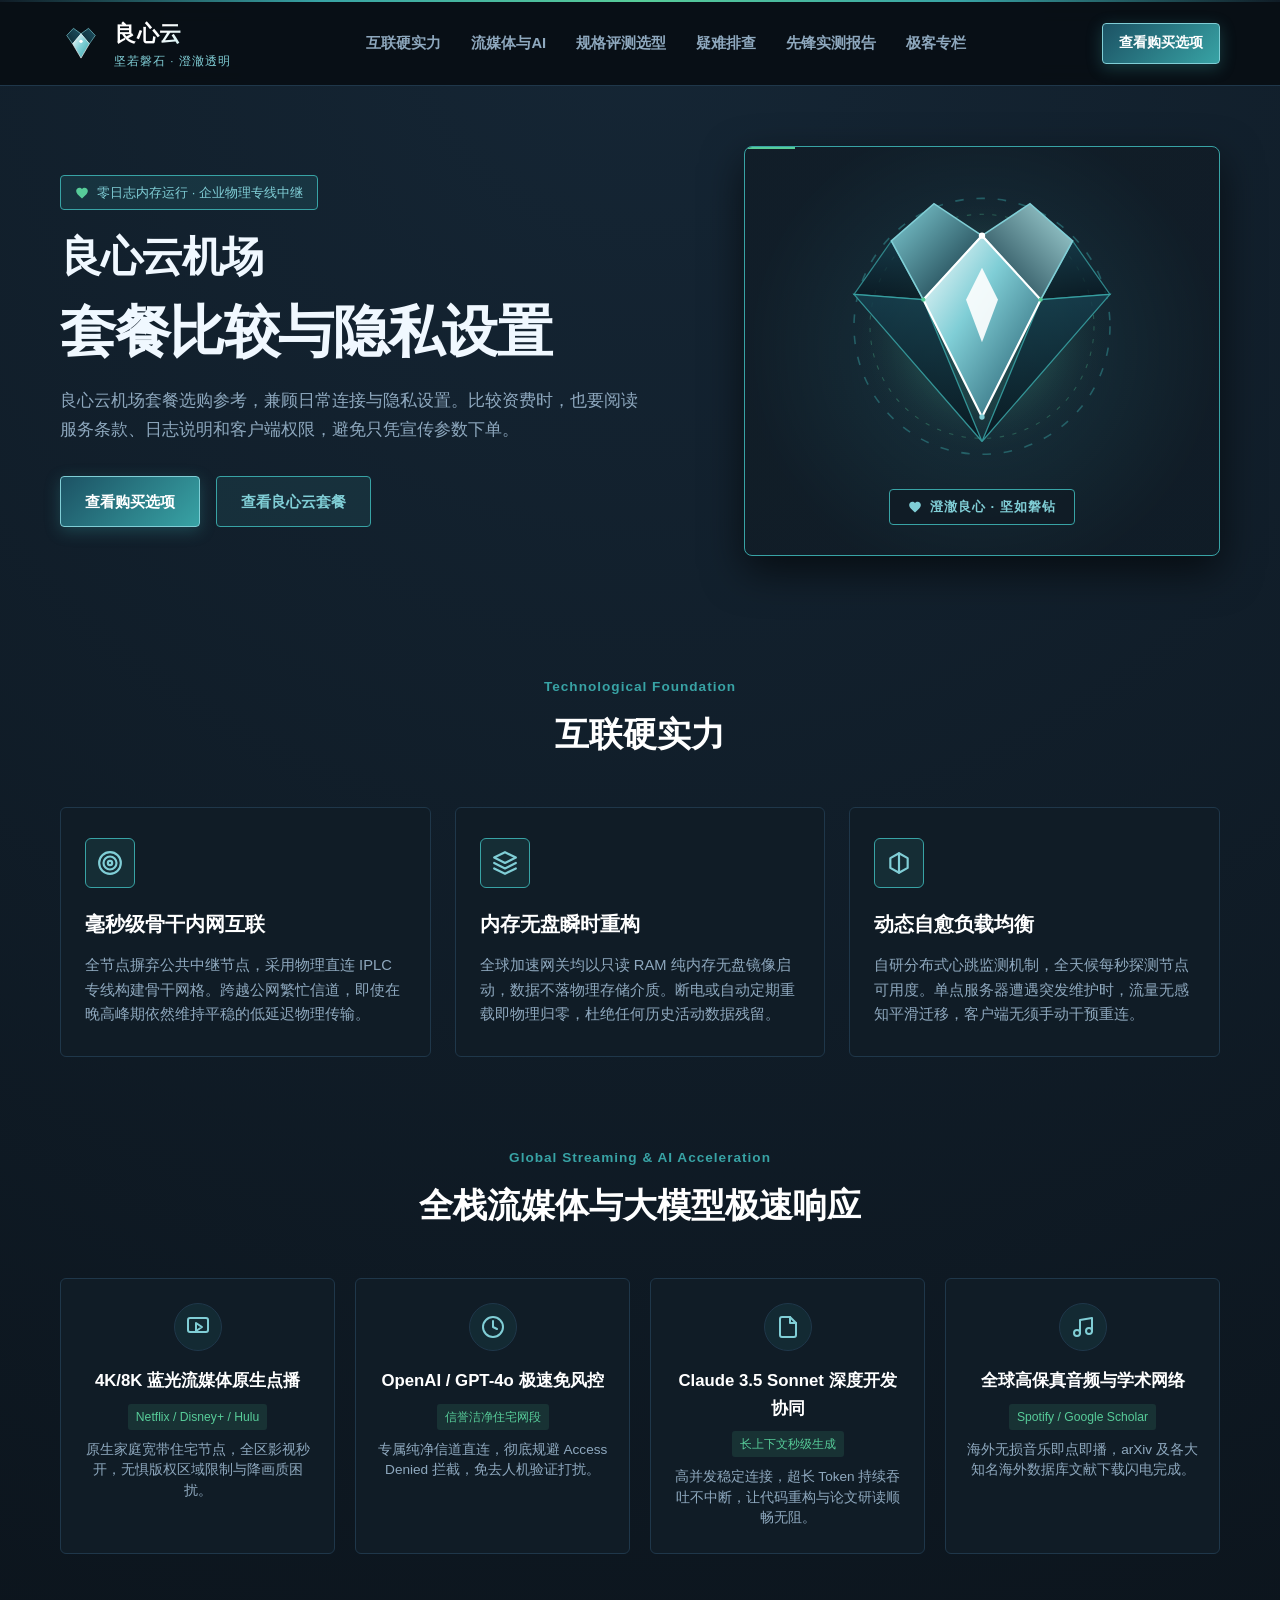
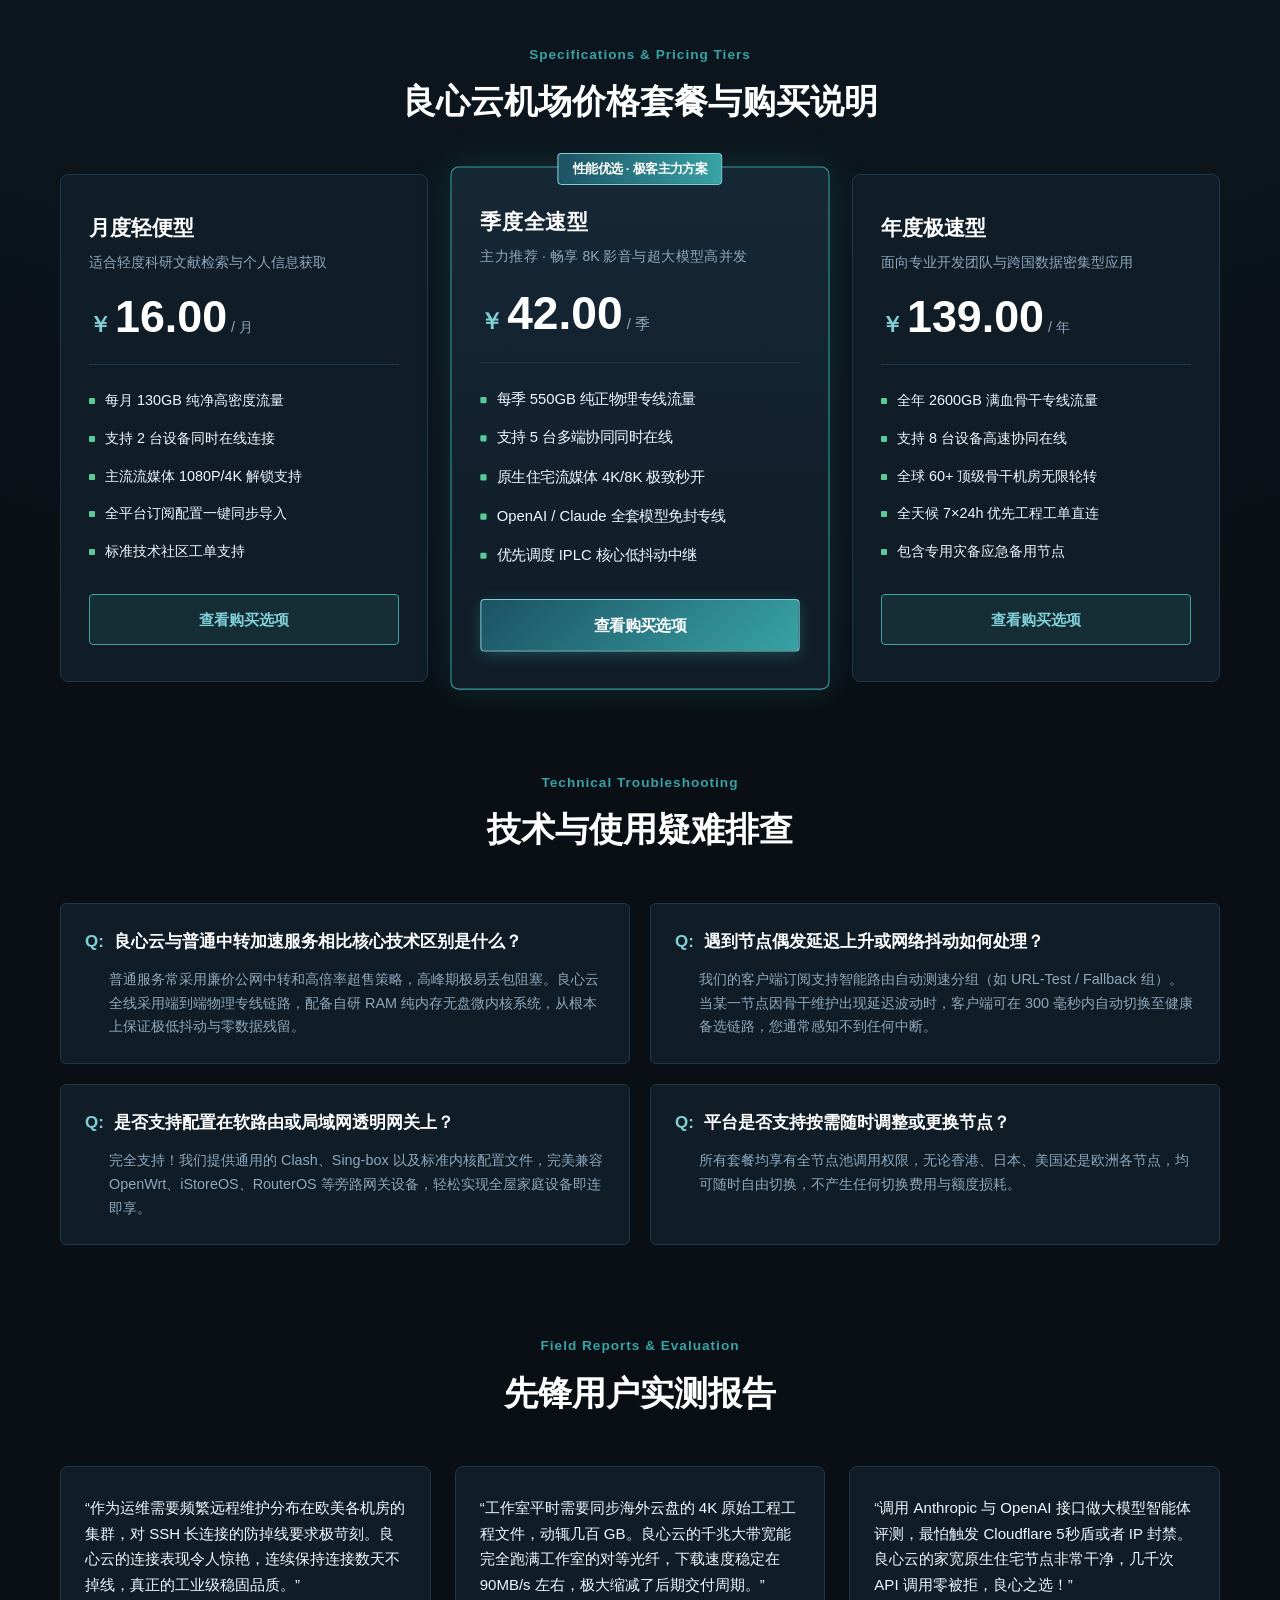
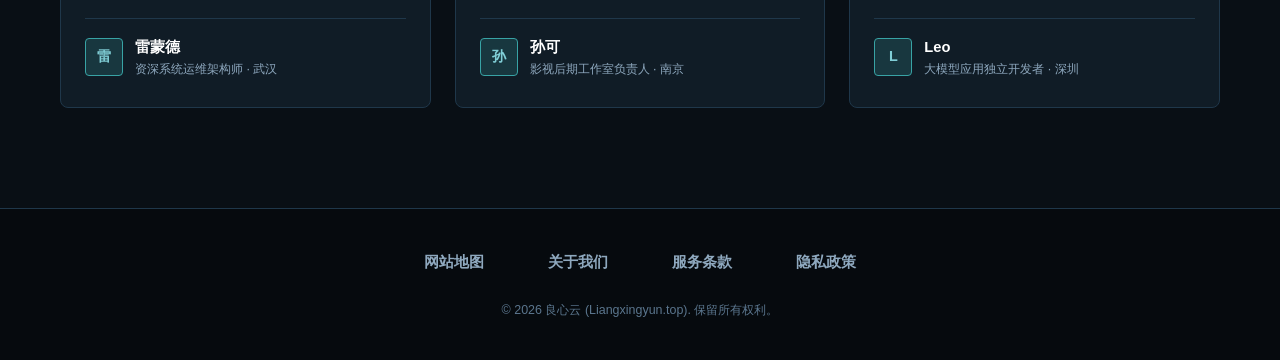
<file: index.html>
<!DOCTYPE html>

<html lang="zh-CN">
<head>
<meta charset="utf-8"/>
<meta content="width=device-width, initial-scale=1" name="viewport"/>
<title>良心云机场｜套餐比较与隐私设置指南</title>
<meta content="良心云机场套餐选购参考，兼顾日常连接与隐私设置。比较资费时，也要阅读服务条款、日志说明和客户端权限，避免只凭宣传参数下单。" name="description"/>
<link href="https://liangxingyun.top/" rel="canonical"/>
<!-- Open Graph 社交分享优化 -->
<meta content="zh_CN" property="og:locale"/>
<meta content="website" property="og:type"/>
<meta content="良心云机场｜套餐比较与隐私设置指南" property="og:title"/>
<meta content="良心云机场套餐选购参考，兼顾日常连接与隐私设置。比较资费时，也要阅读服务条款、日志说明和客户端权限，避免只凭宣传参数下单。" property="og:description"/>
<meta content="https://liangxingyun.top/" property="og:url"/>
<meta content="良心云" property="og:site_name"/>
<!-- Twitter Card 优化 -->
<meta content="summary_large_image" name="twitter:card"/>
<meta content="良心云机场｜套餐比较与隐私设置指南" name="twitter:title"/>
<meta content="良心云机场套餐选购参考，兼顾日常连接与隐私设置。比较资费时，也要阅读服务条款、日志说明和客户端权限，避免只凭宣传参数下单。" name="twitter:description"/>
<!-- Schema.org Product 结构化数据 (Rich Snippets) -->
<link href="style.css" rel="stylesheet"/>
<script id="landing-maintenance-schema" type="application/ld+json">{"@context":"https://schema.org","@type":"WebSite","name":"良心云机场｜隐私设置与网络使用记录","url":"https://liangxingyun.top/","inLanguage":"zh-CN"}</script>
<link href="landing-maintenance.css" rel="stylesheet"/>
</head>
<body>
<!-- 顶部寒晶导航 -->
<header class="polar-navbar">
<div class="polar-ice-trim"></div>
<div class="polar-nav-wrap">
<a class="polar-logo-group" href="index.html" title="良心云极客节点门户">
<!-- 主题深度融合：晶钻冰棱之心SVG徽标 -->
<svg aria-label="良心云晶钻冰棱之心徽标" class="polar-logo-svg" fill="none" role="img" viewbox="0 0 100 100" xmlns="http://www.w3.org/2000/svg">
<defs>
<lineargradient id="iceHeartGrad" x1="0%" x2="100%" y1="0%" y2="100%">
<stop offset="0%" stop-color="#ffffff"></stop>
<stop offset="50%" stop-color="#80ced6"></stop>
<stop offset="100%" stop-color="#38a3a5"></stop>
</lineargradient>
<lineargradient id="facetDeepGrad" x1="100%" x2="0%" y1="0%" y2="100%">
<stop offset="0%" stop-color="#1c5264"></stop>
<stop offset="100%" stop-color="#0e2832"></stop>
</lineargradient>
</defs>
<!-- 冰晶棱面构成的几何心形 -->
<!-- 左上半晶面 -->
<polygon fill="url(#facetDeepGrad)" points="50,28 32,15 16,32 30,52 50,28" stroke="#80ced6" stroke-width="1.5"></polygon>
<!-- 右上半晶面 -->
<polygon fill="url(#facetDeepGrad)" points="50,28 68,15 84,32 70,52 50,28" stroke="#80ced6" stroke-width="1.5"></polygon>
<!-- 底部中央收拢晶面 -->
<polygon fill="url(#iceHeartGrad)" points="30,52 50,28 70,52 50,86 30,52" stroke="#ffffff" stroke-width="1.5"></polygon>
<!-- 冰心内部核心光核 -->
<circle cx="50" cy="46" fill="#ffffff" r="4"></circle>
</svg>
<div class="polar-brand-text">
<span class="polar-title">良心云</span>
<span class="polar-tagline">坚若磐石 · 澄澈透明</span>
</div>
</a>
<!-- 导航菜单：包含所有板块标题 -->
<!-- 纯CSS响应式移动端导航开关 -->
<input aria-label="切换移动端导航" class="mobile-nav-input" id="polarNavToggle" type="checkbox"/>
<nav class="polar-nav-menu">
<ul class="polar-nav-list">
<li><a class="polar-nav-link" href="#network-power">互联硬实力</a></li>
<li><a class="polar-nav-link" href="#stream-ai">流媒体与AI</a></li>
<li><a class="polar-nav-link" href="#spec-pricing">规格评测选型</a></li>
<li><a class="polar-nav-link" href="#troubleshooting">疑难排查</a></li>
<li><a class="polar-nav-link" href="#reports">先锋实测报告</a></li>
<li><a class="polar-nav-link" href="journal.html">极客专栏</a></li>
</ul>
</nav>
<!-- 1个核心 CTA 按钮 -->
<div class="polar-nav-right">
<a class="btn-polar btn-polar-primary btn-polar-sm" href="https://ww012.twilightaff.com/#/?code=A56DH1Af" rel="nofollow noopener sponsored" target="_blank">查看购买选项</a>
<label aria-label="打开/关闭导航菜单" class="mobile-nav-toggle-btn" for="polarNavToggle">
<span class="hamburger-line"></span>
<span class="hamburger-line"></span>
<span class="hamburger-line"></span>
</label>
</div>
</div>
</header>
<!-- 主体内容 -->
<main class="polar-layout">
<!-- 极地冰晶 Hero -->
<section class="glacial-hero">
<div class="glacial-hero-grid">
<div class="glacial-content">
<div class="polar-status-tag">
<svg viewbox="0 0 24 24"><path d="M12 21.35l-1.45-1.32C5.4 15.36 2 12.28 2 8.5 2 5.42 4.42 3 7.5 3c1.74 0 3.41.81 4.5 2.09C13.09 3.81 14.76 3 16.5 3 19.58 3 22 5.42 22 8.5c0 3.78-3.4 6.86-8.55 11.54L12 21.35z"></path></svg>
<span>零日志内存运行 · 企业物理专线中继</span>
</div>
<h1 class="glacial-headline" data-landing-title="true"><span class="landing-brand">良心云机场</span><span class="landing-focus">套餐比较与隐私设置</span></h1>
<p class="glacial-desc">良心云机场套餐选购参考，兼顾日常连接与隐私设置。比较资费时，也要阅读服务条款、日志说明和客户端权限，避免只凭宣传参数下单。</p>
<div class="glacial-actions">
<a class="btn-polar btn-polar-primary" href="https://ww012.twilightaff.com/#/?code=A56DH1Af" rel="nofollow noopener sponsored" target="_blank">查看购买选项</a>

<a class="btn-polar btn-polar-dofollow" data-package-cta="true" href="#spec-pricing">查看良心云套餐</a>
</div>
</div>
<!-- 创意核心：极地晶钻冰棱心动效艺术舞台 -->
<div class="crystalline-heart-stage">
<svg aria-label="良心云极地晶钻冰棱心动效艺术图" class="crystalline-heart-svg" fill="none" role="img" viewbox="0 0 300 280" xmlns="http://www.w3.org/2000/svg">
<defs>
<radialgradient cx="50%" cy="50%" id="polarAuraSphere" r="50%">
<stop offset="0%" stop-color="#38a3a5" stop-opacity="0.25"></stop>
<stop offset="60%" stop-color="#57cc99" stop-opacity="0.1"></stop>
<stop offset="100%" stop-color="#090f15" stop-opacity="0"></stop>
</radialgradient>
<lineargradient id="facetCoreGrad" x1="0%" x2="100%" y1="0%" y2="100%">
<stop offset="0%" stop-color="#ffffff"></stop>
<stop offset="40%" stop-color="#80ced6"></stop>
<stop offset="100%" stop-color="#1c5264"></stop>
</lineargradient>
<lineargradient id="facetTealA" x1="0%" x2="100%" y1="0%" y2="100%">
<stop offset="0%" stop-color="#80ced6"></stop>
<stop offset="100%" stop-color="#0d2b38"></stop>
</lineargradient>
<lineargradient id="facetTealB" x1="100%" x2="0%" y1="0%" y2="100%">
<stop offset="0%" stop-color="#a8dadc"></stop>
<stop offset="100%" stop-color="#0e3240"></stop>
</lineargradient>
<lineargradient id="facetLowerGrad" x1="0%" x2="0%" y1="0%" y2="100%">
<stop offset="0%" stop-color="#163e4d"></stop>
<stop offset="100%" stop-color="#07151e"></stop>
</lineargradient>
</defs>
<!-- 极地冰晶微光晕 -->
<circle cx="150" cy="140" fill="url(#polarAuraSphere)" r="125"></circle>
<!-- 慢速旋转的天文测地经纬环 -->
<circle class="crystal-orbit-ring" cx="150" cy="140" fill="none" opacity="0.45" r="120" stroke="#38a3a5" stroke-dasharray="8 12" stroke-width="1.5"></circle>
<circle class="crystal-orbit-ring" cx="150" cy="140" fill="none" opacity="0.3" r="105" stroke="#57cc99" stroke-dasharray="4 8" stroke-width="1"></circle>
<!-- 晶钻心多边形切割体 -->
<!-- 外缘侧面晶面 -->
<polygon fill="url(#facetLowerGrad)" opacity="0.75" points="65,60 30,110 95,115" stroke="#38a3a5" stroke-width="1.2"></polygon>
<polygon fill="url(#facetLowerGrad)" opacity="0.75" points="235,60 270,110 205,115" stroke="#38a3a5" stroke-width="1.2"></polygon>
<polygon fill="url(#facetLowerGrad)" opacity="0.85" points="30,110 150,248 95,115" stroke="#38a3a5" stroke-width="1.2"></polygon>
<polygon fill="url(#facetLowerGrad)" opacity="0.85" points="270,110 150,248 205,115" stroke="#38a3a5" stroke-width="1.2"></polygon>
<!-- 左上主要反射切面 -->
<polygon class="facet-reflect-1" fill="url(#facetTealA)" points="150,55 105,25 65,60 95,115 150,55" stroke="#80ced6" stroke-width="1.5"></polygon>
<!-- 右上主要反射切面 -->
<polygon class="facet-reflect-2" fill="url(#facetTealB)" points="150,55 195,25 235,60 205,115 150,55" stroke="#80ced6" stroke-width="1.5"></polygon>
<!-- 中央高光冰棱聚变面 -->
<polygon class="facet-reflect-3" fill="url(#facetCoreGrad)" points="95,115 150,55 205,115 150,225 95,115" stroke="#ffffff" stroke-width="2"></polygon>
<!-- 中心折射纯白光核 -->
<polygon fill="#ffffff" opacity="0.9" points="135,115 150,85 165,115 150,155 135,115"></polygon>
<!-- 顶点星芒闪光 -->
<circle cx="150" cy="55" fill="#ffffff" r="3"></circle>
<circle cx="150" cy="225" fill="#80ced6" r="2.5"></circle>
<circle cx="95" cy="115" fill="#57cc99" r="2"></circle>
<circle cx="205" cy="115" fill="#57cc99" r="2"></circle>
</svg>
<div class="crystal-heart-badge">
<svg fill="currentColor" height="14" viewbox="0 0 24 24" width="14"><path d="M12 21.35l-1.45-1.32C5.4 15.36 2 12.28 2 8.5 2 5.42 4.42 3 7.5 3c1.74 0 3.41.81 4.5 2.09C13.09 3.81 14.76 3 16.5 3 19.58 3 22 5.42 22 8.5c0 3.78-3.4 6.86-8.55 11.54L12 21.35z"></path></svg>
<span>澄澈良心 · 坚如磐钻</span>
</div>
</div>
</div>
</section>
<!-- 动态标题1：互联硬实力（3张八角切面卡片） -->
<section class="polar-section" id="network-power">
<div class="polar-sec-head">
<div class="polar-sec-sub">Technological Foundation</div>
<h2 class="polar-sec-title">互联硬实力</h2>
</div>
<div class="power-grid">
<!-- 卡片 1 -->
<div class="power-card">
<div class="power-icon-box">
<!-- 重新设计的冰川单色几何线条图标：同心雷达脉冲 -->
<svg fill="none" stroke-linecap="round" stroke-linejoin="round" stroke-width="2" viewbox="0 0 24 24">
<circle cx="12" cy="12" r="10"></circle>
<circle cx="12" cy="12" r="6"></circle>
<circle cx="12" cy="12" r="2"></circle>
</svg>
</div>
<h3 class="power-card-title">毫秒级骨干内网互联</h3>
<p class="power-card-desc">
            全节点摒弃公共中继节点，采用物理直连 IPLC 专线构建骨干网格。跨越公网繁忙信道，即使在晚高峰期依然维持平稳的低延迟物理传输。
          </p>
</div>
<!-- 卡片 2 -->
<div class="power-card">
<div class="power-icon-box">
<!-- 重新设计的冰川单色几何线条图标：内存晶体单元 -->
<svg fill="none" stroke-linecap="round" stroke-linejoin="round" stroke-width="2" viewbox="0 0 24 24">
<polygon points="12 2 2 7 12 12 22 7 12 2"></polygon>
<polyline points="2 17 12 22 22 17"></polyline>
<polyline points="2 12 12 17 22 12"></polyline>
</svg>
</div>
<h3 class="power-card-title">内存无盘瞬时重构</h3>
<p class="power-card-desc">
            全球加速网关均以只读 RAM 纯内存无盘镜像启动，数据不落物理存储介质。断电或自动定期重载即物理归零，杜绝任何历史活动数据残留。
          </p>
</div>
<!-- 卡片 3 -->
<div class="power-card">
<div class="power-icon-box">
<!-- 重新设计的冰川单色几何线条图标：晶体自愈平衡网 -->
<svg fill="none" stroke-linecap="round" stroke-linejoin="round" stroke-width="2" viewbox="0 0 24 24">
<polygon points="12 3 20 7.5 20 16.5 12 21 4 16.5 4 7.5 12 3"></polygon>
<line x1="12" x2="12" y1="3" y2="21"></line>
</svg>
</div>
<h3 class="power-card-title">动态自愈负载均衡</h3>
<p class="power-card-desc">
            自研分布式心跳监测机制，全天候每秒探测节点可用度。单点服务器遭遇突发维护时，流量无感知平滑迁移，客户端无须手动干预重连。
          </p>
</div>
</div>
</section>
<!-- 动态标题2：全栈流媒体与大模型极速响应（4张卡片） -->
<section class="polar-section" id="stream-ai">
<div class="polar-sec-head">
<div class="polar-sec-sub">Global Streaming &amp; AI Acceleration</div>
<h2 class="polar-sec-title">全栈流媒体与大模型极速响应</h2>
</div>
<div class="stream-ai-grid">
<div class="stream-card">
<div class="stream-icon-ring">
<svg fill="none" stroke-linecap="round" stroke-linejoin="round" stroke-width="2" viewbox="0 0 24 24">
<rect height="14" rx="2" width="20" x="2" y="3"></rect>
<polygon points="10 8 16 12 10 16 10 8"></polygon>
</svg>
</div>
<h3 class="stream-card-title">4K/8K 蓝光流媒体原生点播</h3>
<span class="stream-pill-tag">Netflix / Disney+ / Hulu</span>
<p class="stream-card-desc">原生家庭宽带住宅节点，全区影视秒开，无惧版权区域限制与降画质困扰。</p>
</div>
<div class="stream-card">
<div class="stream-icon-ring">
<svg fill="none" stroke-linecap="round" stroke-linejoin="round" stroke-width="2" viewbox="0 0 24 24">
<circle cx="12" cy="12" r="10"></circle>
<polyline points="12 6 12 12 16 14"></polyline>
</svg>
</div>
<h3 class="stream-card-title">OpenAI / GPT-4o 极速免风控</h3>
<span class="stream-pill-tag">信誉洁净住宅网段</span>
<p class="stream-card-desc">专属纯净信道直连，彻底规避 Access Denied 拦截，免去人机验证打扰。</p>
</div>
<div class="stream-card">
<div class="stream-icon-ring">
<svg fill="none" stroke-linecap="round" stroke-linejoin="round" stroke-width="2" viewbox="0 0 24 24">
<path d="M14 2H6a2 2 0 0 0-2 2v16a2 2 0 0 0 2 2h12a2 2 0 0 0 2-2V8z"></path>
<polyline points="14 2 14 8 20 8"></polyline>
</svg>
</div>
<h3 class="stream-card-title">Claude 3.5 Sonnet 深度开发协同</h3>
<span class="stream-pill-tag">长上下文秒级生成</span>
<p class="stream-card-desc">高并发稳定连接，超长 Token 持续吞吐不中断，让代码重构与论文研读顺畅无阻。</p>
</div>
<div class="stream-card">
<div class="stream-icon-ring">
<svg fill="none" stroke-linecap="round" stroke-linejoin="round" stroke-width="2" viewbox="0 0 24 24">
<path d="M9 18V5l12-2v13"></path>
<circle cx="6" cy="18" r="3"></circle>
<circle cx="18" cy="16" r="3"></circle>
</svg>
</div>
<h3 class="stream-card-title">全球高保真音频与学术网络</h3>
<span class="stream-pill-tag">Spotify / Google Scholar</span>
<p class="stream-card-desc">海外无损音乐即点即播，arXiv 及各大知名海外数据库文献下载闪电完成。</p>
</div>
</div>
</section>
<!-- 动态标题3：规格评测与选型方案（3档套餐） -->
<section class="polar-section" id="spec-pricing" style=";scroll-margin-top:100px;">
<div class="polar-sec-head">
<div class="polar-sec-sub">Specifications &amp; Pricing Tiers</div>
<h2 class="polar-sec-title">良心云机场价格套餐与购买说明</h2>
</div>
<div class="plan-eval-grid">
<!-- 套餐 1 -->
<div class="eval-card">
<h3 class="eval-tier-name">月度轻便型</h3>
<div class="eval-tier-desc">适合轻度科研文献检索与个人信息获取</div>
<div class="eval-price-row">
<span class="eval-price-sym">￥</span>
<span class="eval-price-big">16.00</span>
<span class="eval-price-unit">/ 月</span>
</div>
<ul class="eval-specs-list">
<li class="eval-spec-row"><span class="eval-dot"></span>每月 130GB 纯净高密度流量</li>
<li class="eval-spec-row"><span class="eval-dot"></span>支持 2 台设备同时在线连接</li>
<li class="eval-spec-row"><span class="eval-dot"></span>主流流媒体 1080P/4K 解锁支持</li>
<li class="eval-spec-row"><span class="eval-dot"></span>全平台订阅配置一键同步导入</li>
<li class="eval-spec-row"><span class="eval-dot"></span>标准技术社区工单支持</li>
</ul>
<a class="btn-polar btn-polar-dofollow" href="https://ww012.twilightaff.com/#/?code=A56DH1Af" rel="nofollow noopener sponsored" target="_blank">查看购买选项</a>
</div>
<!-- 套餐 2 (推荐) -->
<div class="eval-card featured-ice">
<div class="eval-badge-top">性能优选 · 极客主力方案</div>
<h3 class="eval-tier-name">季度全速型</h3>
<div class="eval-tier-desc">主力推荐 · 畅享 8K 影音与超大模型高并发</div>
<div class="eval-price-row">
<span class="eval-price-sym">￥</span>
<span class="eval-price-big">42.00</span>
<span class="eval-price-unit">/ 季</span>
</div>
<ul class="eval-specs-list">
<li class="eval-spec-row"><span class="eval-dot"></span>每季 550GB 纯正物理专线流量</li>
<li class="eval-spec-row"><span class="eval-dot"></span>支持 5 台多端协同同时在线</li>
<li class="eval-spec-row"><span class="eval-dot"></span>原生住宅流媒体 4K/8K 极致秒开</li>
<li class="eval-spec-row"><span class="eval-dot"></span>OpenAI / Claude 全套模型免封专线</li>
<li class="eval-spec-row"><span class="eval-dot"></span>优先调度 IPLC 核心低抖动中继</li>
</ul>
<a class="btn-polar btn-polar-primary" href="https://ww012.twilightaff.com/#/?code=A56DH1Af" rel="nofollow noopener sponsored" target="_blank">查看购买选项</a>
</div>
<!-- 套餐 3 -->
<div class="eval-card">
<h3 class="eval-tier-name">年度极速型</h3>
<div class="eval-tier-desc">面向专业开发团队与跨国数据密集型应用</div>
<div class="eval-price-row">
<span class="eval-price-sym">￥</span>
<span class="eval-price-big">139.00</span>
<span class="eval-price-unit">/ 年</span>
</div>
<ul class="eval-specs-list">
<li class="eval-spec-row"><span class="eval-dot"></span>全年 2600GB 满血骨干专线流量</li>
<li class="eval-spec-row"><span class="eval-dot"></span>支持 8 台设备高速协同在线</li>
<li class="eval-spec-row"><span class="eval-dot"></span>全球 60+ 顶级骨干机房无限轮转</li>
<li class="eval-spec-row"><span class="eval-dot"></span>全天候 7×24h 优先工程工单直连</li>
<li class="eval-spec-row"><span class="eval-dot"></span>包含专用灾备应急备用节点</li>
</ul>
<a class="btn-polar btn-polar-dofollow" href="https://ww012.twilightaff.com/#/?code=A56DH1Af" rel="nofollow noopener sponsored" target="_blank">查看购买选项</a>
</div>
</div>
</section>
<!-- 动态标题4：技术与使用疑难排查（4项） -->
<section class="polar-section" id="troubleshooting">
<div class="polar-sec-head">
<div class="polar-sec-sub">Technical Troubleshooting</div>
<h2 class="polar-sec-title">技术与使用疑难排查</h2>
</div>
<div class="trouble-grid">
<div class="trouble-card">
<h3 class="trouble-q">
<span class="trouble-q-num">Q:</span>
            良心云与普通中转加速服务相比核心技术区别是什么？
          </h3>
<p class="trouble-a">
            普通服务常采用廉价公网中转和高倍率超售策略，高峰期极易丢包阻塞。良心云全线采用端到端物理专线链路，配备自研 RAM 纯内存无盘微内核系统，从根本上保证极低抖动与零数据残留。
          </p>
</div>
<div class="trouble-card">
<h3 class="trouble-q">
<span class="trouble-q-num">Q:</span>
            遇到节点偶发延迟上升或网络抖动如何处理？
          </h3>
<p class="trouble-a">
            我们的客户端订阅支持智能路由自动测速分组（如 URL-Test / Fallback 组）。当某一节点因骨干维护出现延迟波动时，客户端可在 300 毫秒内自动切换至健康备选链路，您通常感知不到任何中断。
          </p>
</div>
<div class="trouble-card">
<h3 class="trouble-q">
<span class="trouble-q-num">Q:</span>
            是否支持配置在软路由或局域网透明网关上？
          </h3>
<p class="trouble-a">
            完全支持！我们提供通用的 Clash、Sing-box 以及标准内核配置文件，完美兼容 OpenWrt、iStoreOS、RouterOS 等旁路网关设备，轻松实现全屋家庭设备即连即享。
          </p>
</div>
<div class="trouble-card">
<h3 class="trouble-q">
<span class="trouble-q-num">Q:</span>
            平台是否支持按需随时调整或更换节点？
          </h3>
<p class="trouble-a">
            所有套餐均享有全节点池调用权限，无论香港、日本、美国还是欧洲各节点，均可随时自由切换，不产生任何切换费用与额度损耗。
          </p>
</div>
</div>
</section>
<!-- 动态标题5：先锋用户实测报告（3位用户） -->
<section class="polar-section" id="reports">
<div class="polar-sec-head">
<div class="polar-sec-sub">Field Reports &amp; Evaluation</div>
<h2 class="polar-sec-title">先锋用户实测报告</h2>
</div>
<div class="report-grid">
<div class="report-card">
<p class="report-quote">
            “作为运维需要频繁远程维护分布在欧美各机房的集群，对 SSH 长连接的防掉线要求极苛刻。良心云的连接表现令人惊艳，连续保持连接数天不掉线，真正的工业级稳固品质。”
          </p>
<div class="report-user-bar">
<div class="report-avatar">雷</div>
<div>
<div class="report-name">雷蒙德</div>
<div class="report-title">资深系统运维架构师 · 武汉</div>
</div>
</div>
</div>
<div class="report-card">
<p class="report-quote">
            “工作室平时需要同步海外云盘的 4K 原始工程工程文件，动辄几百 GB。良心云的千兆大带宽能完全跑满工作室的对等光纤，下载速度稳定在 90MB/s 左右，极大缩减了后期交付周期。”
          </p>
<div class="report-user-bar">
<div class="report-avatar">孙</div>
<div>
<div class="report-name">孙可</div>
<div class="report-title">影视后期工作室负责人 · 南京</div>
</div>
</div>
</div>
<div class="report-card">
<p class="report-quote">
            “调用 Anthropic 与 OpenAI 接口做大模型智能体评测，最怕触发 Cloudflare 5秒盾或者 IP 封禁。良心云的家宽原生住宅节点非常干净，几千次 API 调用零被拒，良心之选！”
          </p>
<div class="report-user-bar">
<div class="report-avatar">L</div>
<div>
<div class="report-name">Leo</div>
<div class="report-title">大模型应用独立开发者 · 深圳</div>
</div>
</div>
</div>
</div>
</section>
</main>
<!-- 页脚：严格仅展示4个标题，分别在单独页面中打开 (全中文) -->
<footer class="polar-footer">
<div class="polar-layout">
<ul class="polar-footer-list">
<li><a href="sitemap.html">网站地图</a></li>
<li><a href="about.html">关于我们</a></li>
<li><a href="terms.html">服务条款</a></li>
<li><a href="privacy.html">隐私政策</a></li>
</ul>
<div class="polar-copy">
        © 2026 良心云 (Liangxingyun.top). 保留所有权利。
      </div>
</div>
</footer>
<!-- 移动端导航点击后自动收起微脚本 (原生无依赖) -->
<script>
    document.querySelectorAll('.polar-nav-link').forEach(function(l) {
      l.addEventListener('click', function() {
        var t = document.getElementById('polarNavToggle');
        if (t) t.checked = false;
      });
    });
  </script>
</body>
</html>
</file>
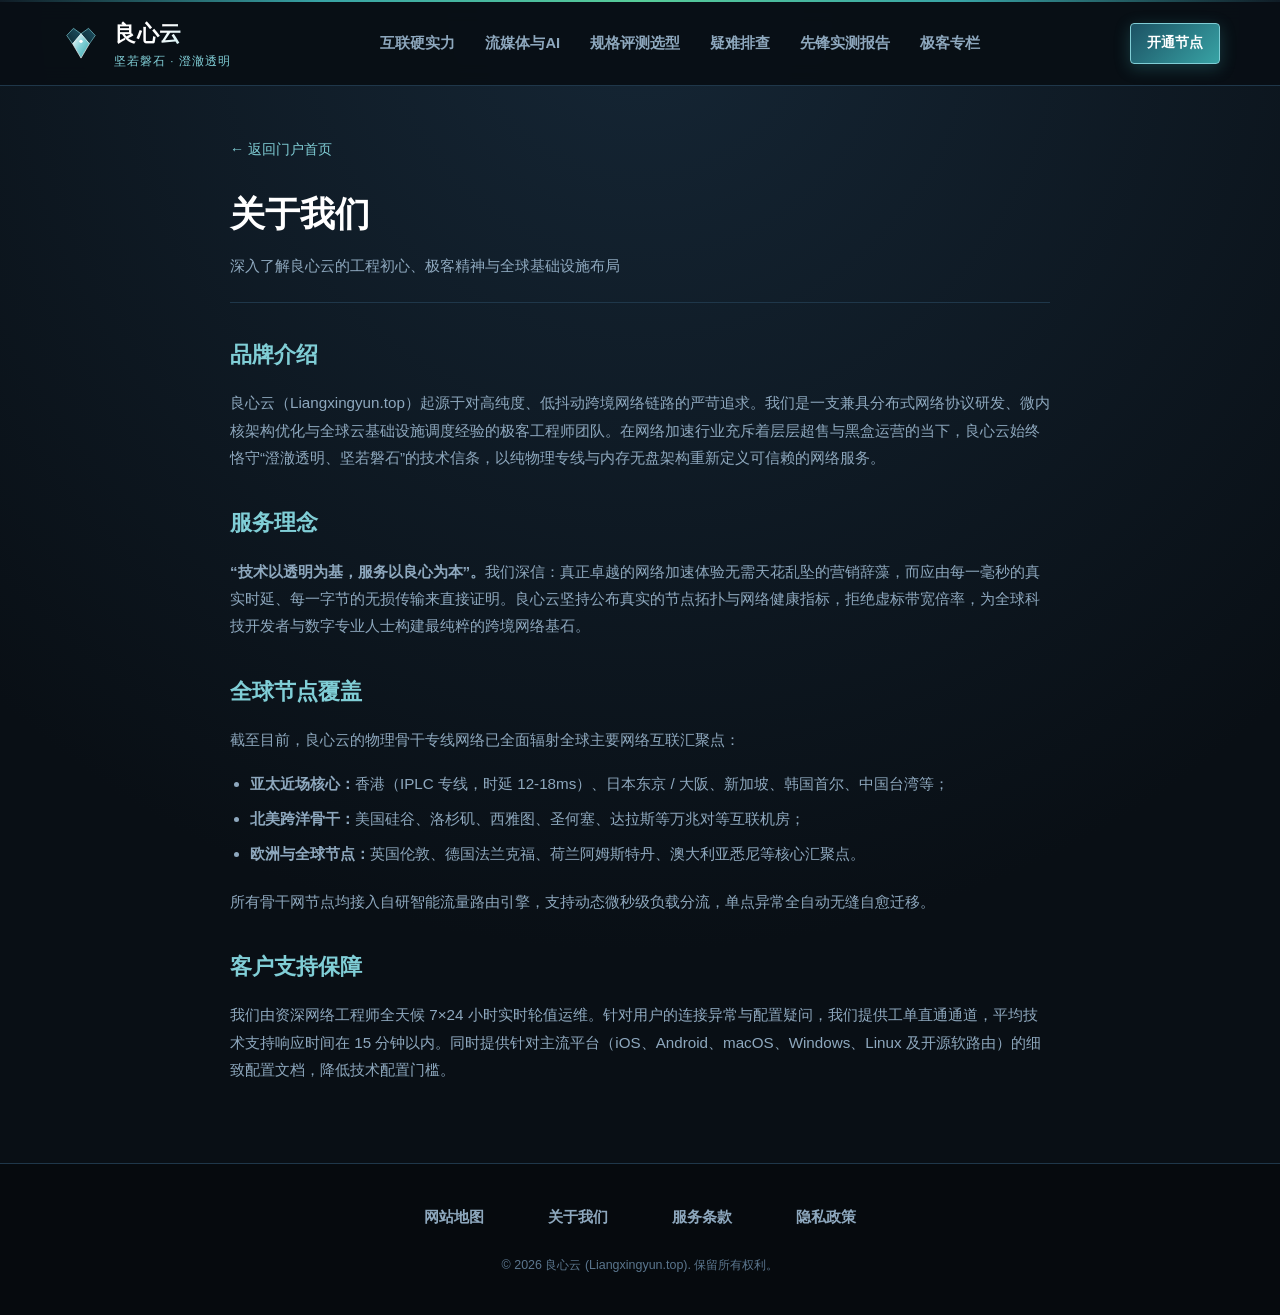
<file: about.html>
<!DOCTYPE html>
<html lang="zh-CN">
<head>
  <meta charset="UTF-8">
  <meta name="viewport" content="width=device-width, initial-scale=1">
  <title>关于我们 - 良心云</title>
  <meta name="description" content="良心云品牌架构介绍、服务理念、全球节点基础设施与技术支持体系。">
  <link rel="stylesheet" href="style.css">

<meta property="og:url" content="https://liangxingyun.top/about.html">
<meta property="og:title" content="关于我们 - 良心云">
<meta property="og:description" content="良心云品牌架构介绍、服务理念、全球节点基础设施与技术支持体系。">
<meta property="og:site_name" content="良心云">
<meta property="og:type" content="article">
<meta name="twitter:title" content="关于我们 - 良心云">
<meta name="twitter:description" content="良心云品牌架构介绍、服务理念、全球节点基础设施与技术支持体系。">
<link rel="canonical" href="https://liangxingyun.top/about.html">
<script id="landing-maintenance-schema" type="application/ld+json">{"@context": "https://schema.org", "@type": "BreadcrumbList", "itemListElement": [{"@type": "ListItem", "position": 1, "name": "良心云机场", "item": "https://liangxingyun.top/"}, {"@type": "ListItem", "position": 2, "name": "关于我们 - 良心云", "item": "https://liangxingyun.top/about.html"}]}</script>
</head>
<body>

  <header class="polar-navbar">
    <div class="polar-ice-trim"></div>
    <div class="polar-nav-wrap">
      <a href="index.html" class="polar-logo-group">
        <svg class="polar-logo-svg" viewBox="0 0 100 100" fill="none" xmlns="http://www.w3.org/2000/svg">
          <defs>
            <linearGradient id="iceHeartGradAbt" x1="0%" y1="0%" x2="100%" y2="100%">
              <stop offset="0%" stop-color="#ffffff" />
              <stop offset="50%" stop-color="#80ced6" />
              <stop offset="100%" stop-color="#38a3a5" />
            </linearGradient>
            <linearGradient id="facetDeepGradAbt" x1="100%" y1="0%" x2="0%" y2="100%">
              <stop offset="0%" stop-color="#1c5264" />
              <stop offset="100%" stop-color="#0e2832" />
            </linearGradient>
          </defs>
          <polygon points="50,28 32,15 16,32 30,52 50,28" fill="url(#facetDeepGradAbt)" stroke="#80ced6" stroke-width="1.5" />
          <polygon points="50,28 68,15 84,32 70,52 50,28" fill="url(#facetDeepGradAbt)" stroke="#80ced6" stroke-width="1.5" />
          <polygon points="30,52 50,28 70,52 50,86 30,52" fill="url(#iceHeartGradAbt)" stroke="#ffffff" stroke-width="1.5" />
          <circle cx="50" cy="46" r="4" fill="#ffffff" />
        </svg>
        <div class="polar-brand-text">
          <span class="polar-title">良心云</span>
          <span class="polar-tagline">坚若磐石 · 澄澈透明</span>
        </div>
      </a>

      <!-- 导航菜单：包含所有板块标题 -->
      <!-- 纯CSS响应式移动端导航开关 -->
      <input type="checkbox" id="polarNavToggle" class="mobile-nav-input" aria-label="切换移动端导航">

      <nav class="polar-nav-menu">
        <ul class="polar-nav-list">
          <li><a href="index.html#network-power" class="polar-nav-link">互联硬实力</a></li>
          <li><a href="index.html#stream-ai" class="polar-nav-link">流媒体与AI</a></li>
          <li><a href="index.html#spec-pricing" class="polar-nav-link">规格评测选型</a></li>
          <li><a href="index.html#troubleshooting" class="polar-nav-link">疑难排查</a></li>
          <li><a href="index.html#reports" class="polar-nav-link">先锋实测报告</a></li>
          <li><a href="journal.html" class="polar-nav-link">极客专栏</a></li>
        </ul>
      </nav>

      <!-- 1个核心 CTA 按钮 -->
      <div class="polar-nav-right">
        <a href="https://ww012.twilightaff.com/#/?code=A56DH1Af" target="_blank" class="btn-polar btn-polar-primary btn-polar-sm" rel="nofollow noopener sponsored">
          开通节点
        </a>
              <label for="polarNavToggle" class="mobile-nav-toggle-btn" aria-label="打开/关闭导航菜单">
          <span class="hamburger-line"></span>
          <span class="hamburger-line"></span>
          <span class="hamburger-line"></span>
        </label>
      </div>
    </div>
  </header>

  <main class="polar-layout polar-subpage-wrap">
    <a href="index.html" class="polar-back-link">&larr; 返回门户首页</a>
    <div class="polar-sub-header">
      <h1 class="polar-sub-title">关于我们</h1>
      <p class="polar-sub-desc">深入了解良心云的工程初心、极客精神与全球基础设施布局</p>
    </div>

    <div class="polar-sub-content">
      <h2>品牌介绍</h2>
      <p>
        良心云（Liangxingyun.top）起源于对高纯度、低抖动跨境网络链路的严苛追求。我们是一支兼具分布式网络协议研发、微内核架构优化与全球云基础设施调度经验的极客工程师团队。在网络加速行业充斥着层层超售与黑盒运营的当下，良心云始终恪守“澄澈透明、坚若磐石”的技术信条，以纯物理专线与内存无盘架构重新定义可信赖的网络服务。
      </p>

      <h2>服务理念</h2>
      <p>
        <strong>“技术以透明为基，服务以良心为本”。</strong>我们深信：真正卓越的网络加速体验无需天花乱坠的营销辞藻，而应由每一毫秒的真实时延、每一字节的无损传输来直接证明。良心云坚持公布真实的节点拓扑与网络健康指标，拒绝虚标带宽倍率，为全球科技开发者与数字专业人士构建最纯粹的跨境网络基石。
      </p>

      <h2>全球节点覆盖</h2>
      <p>
        截至目前，良心云的物理骨干专线网络已全面辐射全球主要网络互联汇聚点：
      </p>
      <ul>
        <li><strong>亚太近场核心：</strong>香港（IPLC 专线，时延 12-18ms）、日本东京 / 大阪、新加坡、韩国首尔、中国台湾等；</li>
        <li><strong>北美跨洋骨干：</strong>美国硅谷、洛杉矶、西雅图、圣何塞、达拉斯等万兆对等互联机房；</li>
        <li><strong>欧洲与全球节点：</strong>英国伦敦、德国法兰克福、荷兰阿姆斯特丹、澳大利亚悉尼等核心汇聚点。</li>
      </ul>
      <p>
        所有骨干网节点均接入自研智能流量路由引擎，支持动态微秒级负载分流，单点异常全自动无缝自愈迁移。
      </p>

      <h2>客户支持保障</h2>
      <p>
        我们由资深网络工程师全天候 7×24 小时实时轮值运维。针对用户的连接异常与配置疑问，我们提供工单直通通道，平均技术支持响应时间在 15 分钟以内。同时提供针对主流平台（iOS、Android、macOS、Windows、Linux 及开源软路由）的细致配置文档，降低技术配置门槛。
      </p>
    </div>
  </main>

  <footer class="polar-footer">
    <div class="polar-layout">
      <ul class="polar-footer-list">
        <li><a href="sitemap.html">网站地图</a></li>
        <li><a href="about.html">关于我们</a></li>
        <li><a href="terms.html">服务条款</a></li>
        <li><a href="privacy.html">隐私政策</a></li>
      </ul>
      <div class="polar-copy">
        &copy; 2026 良心云 (Liangxingyun.top). 保留所有权利。
      </div>
    </div>
  </footer>
  <!-- 移动端导航点击后自动收起微脚本 (原生无依赖) -->
  <script>
    document.querySelectorAll('.polar-nav-link').forEach(function(l) {
      l.addEventListener('click', function() {
        var t = document.getElementById('polarNavToggle');
        if (t) t.checked = false;
      });
    });
  </script>
</body>
</html>
</file>
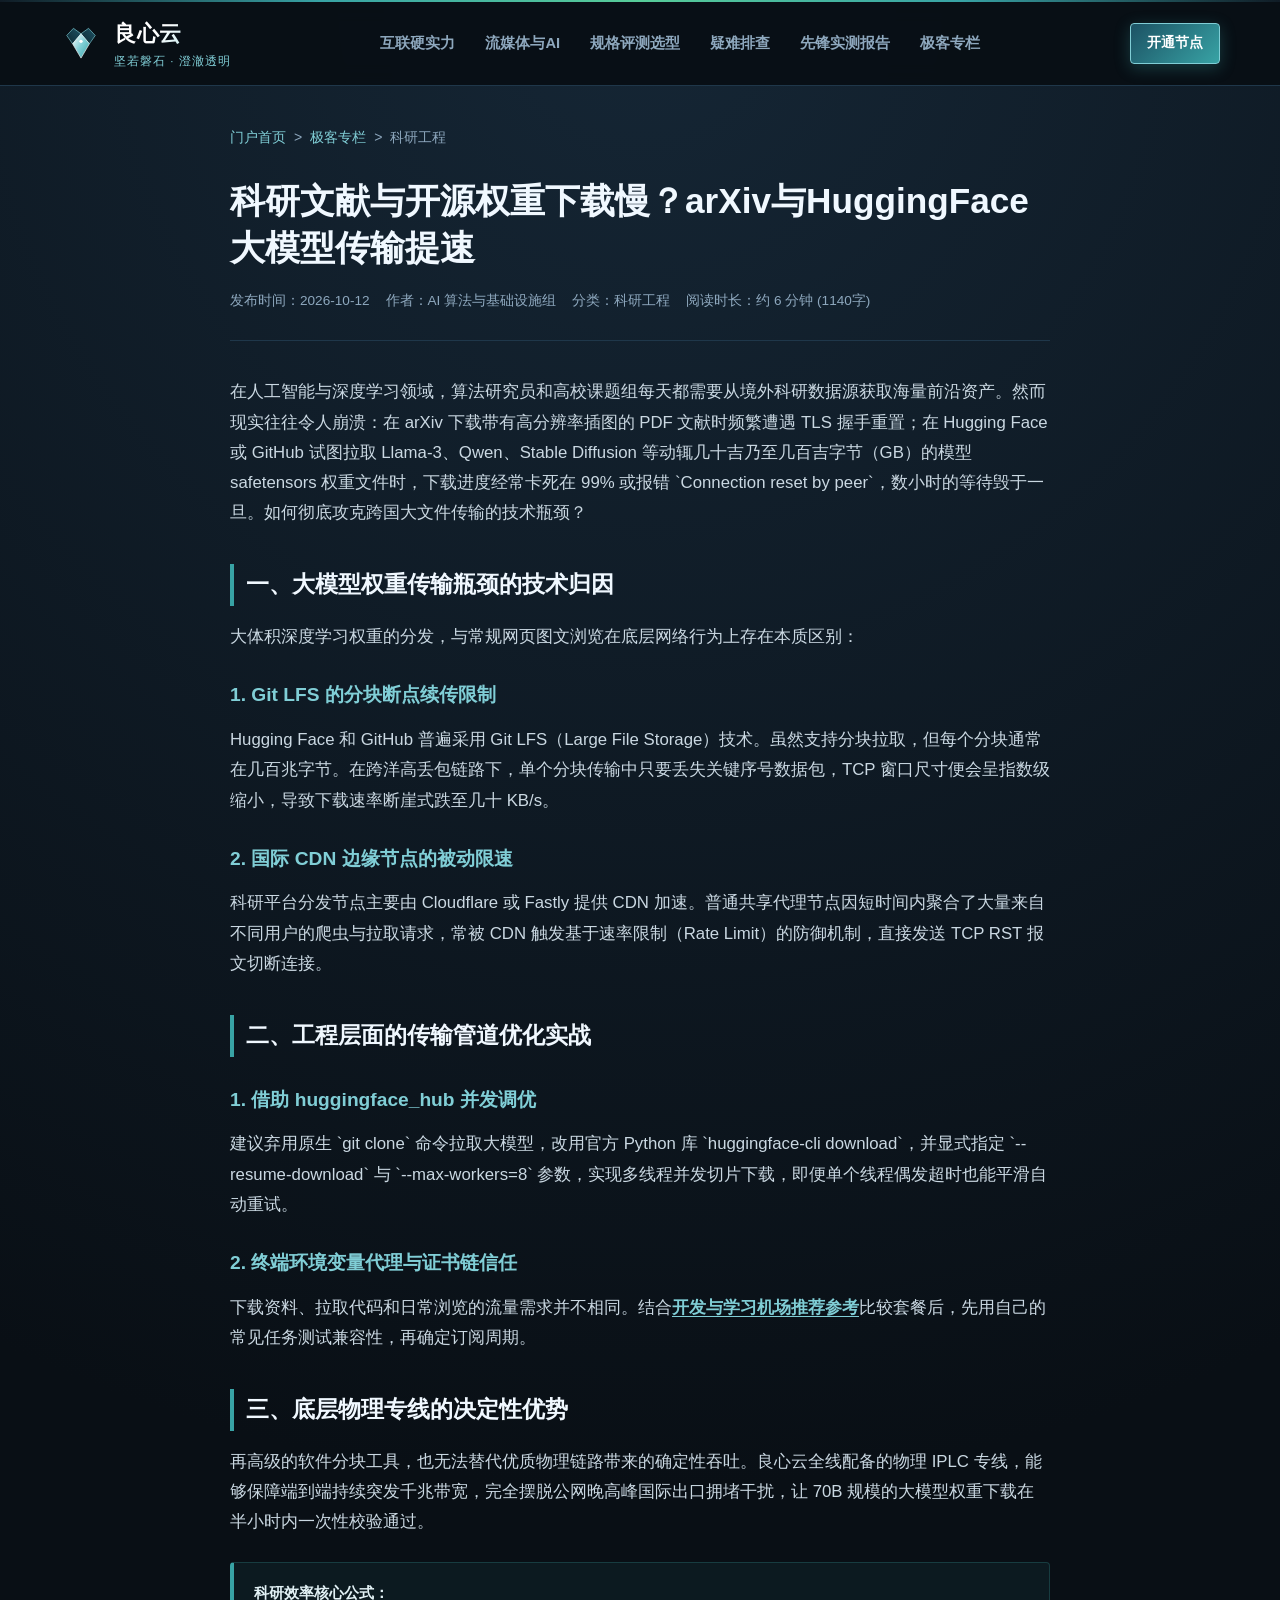
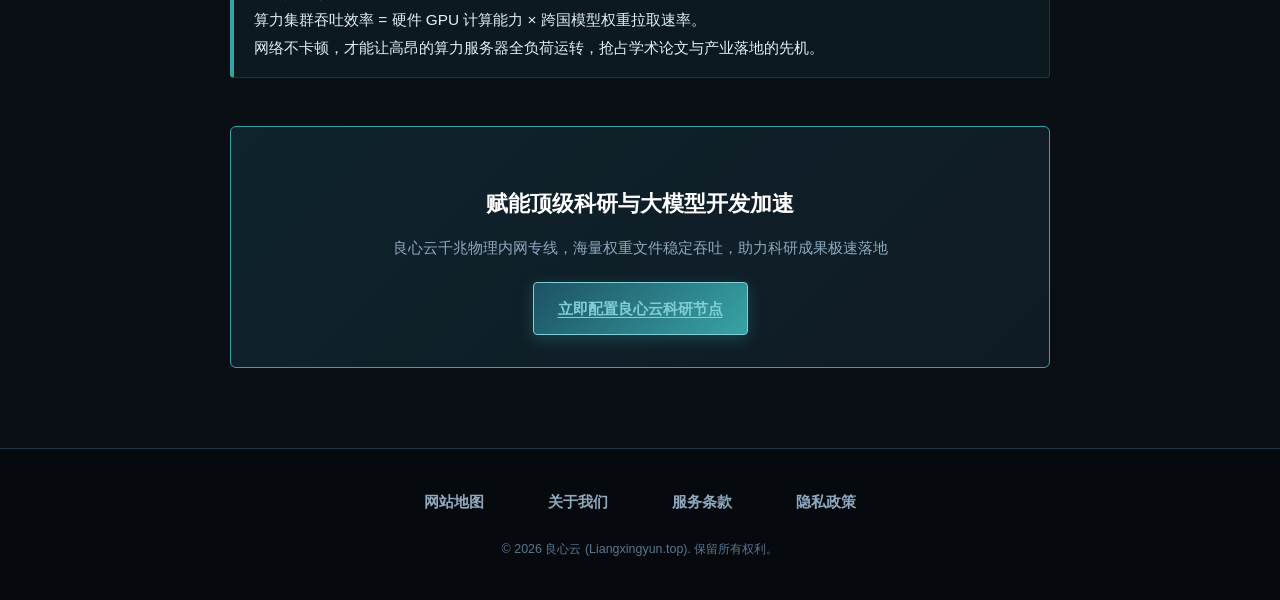
<file: academic-arxiv-huggingface-acceleration.html>
<!DOCTYPE html>

<html lang="zh-CN">
<head>
<meta charset="utf-8"/>
<meta content="width=device-width, initial-scale=1" name="viewport"/>
<title>科研文献与开源权重下载慢？arXiv与HuggingFace大模型传输提速 - 极客专栏</title>
<meta content="针对高校与AI科研人员下载arXiv论文、Hugging Face几十吉字节模型权重中途断流与校验失败问题，详解Git LFS管道优化与物理专线提速实战。" name="description"/>
<link href="style.css" rel="stylesheet"/>
<meta content="https://liangxingyun.top/academic-arxiv-huggingface-acceleration.html" property="og:url"/>
<meta content="科研文献与开源权重下载慢？arXiv与HuggingFace大模型传输提速 - 极客专栏" property="og:title"/>
<meta content="针对高校与AI科研人员下载arXiv论文、Hugging Face几十吉字节模型权重中途断流与校验失败问题，详解Git LFS管道优化与物理专线提速实战。" property="og:description"/>
<meta content="良心云" property="og:site_name"/>
<meta content="article" property="og:type"/>
<meta content="科研文献与开源权重下载慢？arXiv与HuggingFace大模型传输提速 - 极客专栏" name="twitter:title"/>
<meta content="针对高校与AI科研人员下载arXiv论文、Hugging Face几十吉字节模型权重中途断流与校验失败问题，详解Git LFS管道优化与物理专线提速实战。" name="twitter:description"/>
<link href="https://liangxingyun.top/academic-arxiv-huggingface-acceleration.html" rel="canonical"/>
<script id="landing-maintenance-schema" type="application/ld+json">{"@context": "https://schema.org", "@type": "BreadcrumbList", "itemListElement": [{"@type": "ListItem", "position": 1, "name": "良心云机场", "item": "https://liangxingyun.top/"}, {"@type": "ListItem", "position": 2, "name": "科研文献与开源权重下载慢？arXiv与HuggingFace大模型传输提速 - 极客专栏", "item": "https://liangxingyun.top/academic-arxiv-huggingface-acceleration.html"}]}</script>
</head>
<body>
<!-- 顶部寒晶导航 -->
<header class="polar-navbar">
<div class="polar-ice-trim"></div>
<div class="polar-nav-wrap">
<a class="polar-logo-group" href="index.html" title="良心云极客节点门户">
<svg class="polar-logo-svg" fill="none" viewbox="0 0 100 100" xmlns="http://www.w3.org/2000/svg">
<defs>
<lineargradient id="iceHeartGradArt3" x1="0%" x2="100%" y1="0%" y2="100%">
<stop offset="0%" stop-color="#ffffff"></stop>
<stop offset="50%" stop-color="#80ced6"></stop>
<stop offset="100%" stop-color="#38a3a5"></stop>
</lineargradient>
<lineargradient id="facetDeepGradArt3" x1="100%" x2="0%" y1="0%" y2="100%">
<stop offset="0%" stop-color="#1c5264"></stop>
<stop offset="100%" stop-color="#0e2832"></stop>
</lineargradient>
</defs>
<polygon fill="url(#facetDeepGradArt3)" points="50,28 32,15 16,32 30,52 50,28" stroke="#80ced6" stroke-width="1.5"></polygon>
<polygon fill="url(#facetDeepGradArt3)" points="50,28 68,15 84,32 70,52 50,28" stroke="#80ced6" stroke-width="1.5"></polygon>
<polygon fill="url(#iceHeartGradArt3)" points="30,52 50,28 70,52 50,86 30,52" stroke="#ffffff" stroke-width="1.5"></polygon>
<circle cx="50" cy="46" fill="#ffffff" r="4"></circle>
</svg>
<div class="polar-brand-text">
<span class="polar-title">良心云</span>
<span class="polar-tagline">坚若磐石 · 澄澈透明</span>
</div>
</a>
<!-- 纯CSS响应式移动端导航开关 -->
<input aria-label="切换移动端导航" class="mobile-nav-input" id="polarNavToggle" type="checkbox"/>
<nav class="polar-nav-menu">
<ul class="polar-nav-list">
<li><a class="polar-nav-link" href="index.html#network-power">互联硬实力</a></li>
<li><a class="polar-nav-link" href="index.html#stream-ai">流媒体与AI</a></li>
<li><a class="polar-nav-link" href="index.html#spec-pricing">规格评测选型</a></li>
<li><a class="polar-nav-link" href="index.html#troubleshooting">疑难排查</a></li>
<li><a class="polar-nav-link" href="index.html#reports">先锋实测报告</a></li>
<li><a class="polar-nav-link active" href="journal.html">极客专栏</a></li>
</ul>
</nav>
<div class="polar-nav-right">
<a class="btn-polar btn-polar-primary btn-polar-sm" href="https://ww012.twilightaff.com/#/?code=A56DH1Af" rel="nofollow noopener sponsored" target="_blank">
          开通节点
        </a>
<label aria-label="打开/关闭导航菜单" class="mobile-nav-toggle-btn" for="polarNavToggle">
<span class="hamburger-line"></span>
<span class="hamburger-line"></span>
<span class="hamburger-line"></span>
</label>
</div>
</div>
</header>
<!-- 文章正文区域 -->
<main class="polar-layout">
<div class="polar-article-wrap">
<nav class="polar-breadcrumb">
<a href="index.html">门户首页</a> &gt; <a href="journal.html">极客专栏</a> &gt; <span>科研工程</span>
</nav>
<header class="polar-article-header">
<h1 class="polar-article-title">科研文献与开源权重下载慢？arXiv与HuggingFace大模型传输提速</h1>
<div class="polar-article-meta">
<span>发布时间：2026-10-12</span>
<span>作者：AI 算法与基础设施组</span>
<span>分类：科研工程</span>
<span>阅读时长：约 6 分钟 (1140字)</span>
</div>
</header>
<article class="polar-article-body">
<p>
          在人工智能与深度学习领域，算法研究员和高校课题组每天都需要从境外科研数据源获取海量前沿资产。然而现实往往令人崩溃：在 arXiv 下载带有高分辨率插图的 PDF 文献时频繁遭遇 TLS 握手重置；在 Hugging Face 或 GitHub 试图拉取 Llama-3、Qwen、Stable Diffusion 等动辄几十吉乃至几百吉字节（GB）的模型 safetensors 权重文件时，下载进度经常卡死在 99% 或报错 `Connection reset by peer`，数小时的等待毁于一旦。如何彻底攻克跨国大文件传输的技术瓶颈？
        </p>
<h2>一、大模型权重传输瓶颈的技术归因</h2>
<p>
          大体积深度学习权重的分发，与常规网页图文浏览在底层网络行为上存在本质区别：
        </p>
<h3>1. Git LFS 的分块断点续传限制</h3>
<p>
          Hugging Face 和 GitHub 普遍采用 Git LFS（Large File Storage）技术。虽然支持分块拉取，但每个分块通常在几百兆字节。在跨洋高丢包链路下，单个分块传输中只要丢失关键序号数据包，TCP 窗口尺寸便会呈指数级缩小，导致下载速率断崖式跌至几十 KB/s。
        </p>
<h3>2. 国际 CDN 边缘节点的被动限速</h3>
<p>
          科研平台分发节点主要由 Cloudflare 或 Fastly 提供 CDN 加速。普通共享代理节点因短时间内聚合了大量来自不同用户的爬虫与拉取请求，常被 CDN 触发基于速率限制（Rate Limit）的防御机制，直接发送 TCP RST 报文切断连接。
        </p>
<h2>二、工程层面的传输管道优化实战</h2>
<h3>1. 借助 huggingface_hub 并发调优</h3>
<p>
          建议弃用原生 `git clone` 命令拉取大模型，改用官方 Python 库 `huggingface-cli download`，并显式指定 `--resume-download` 与 `--max-workers=8` 参数，实现多线程并发切片下载，即便单个线程偶发超时也能平滑自动重试。
        </p>
<h3>2. 终端环境变量代理与证书链信任</h3>
<p>下载资料、拉取代码和日常浏览的流量需求并不相同。结合<a href="https://jichangtuijan.top/" rel="sponsored nofollow noopener" target="_blank">开发与学习机场推荐参考</a>比较套餐后，先用自己的常见任务测试兼容性，再确定订阅周期。</p>
<h2>三、底层物理专线的决定性优势</h2>
<p>
          再高级的软件分块工具，也无法替代优质物理链路带来的确定性吞吐。良心云全线配备的物理 IPLC 专线，能够保障端到端持续突发千兆带宽，完全摆脱公网晚高峰国际出口拥堵干扰，让 70B 规模的大模型权重下载在半小时内一次性校验通过。
        </p>
<div class="polar-article-callout">
<strong>科研效率核心公式：</strong><br/>
          算力集群吞吐效率 = 硬件 GPU 计算能力 × 跨国模型权重拉取速率。<br/>
          网络不卡顿，才能让高昂的算力服务器全负荷运转，抢占学术论文与产业落地的先机。
        </div>
<div class="polar-article-cta">
<h3>赋能顶级科研与大模型开发加速</h3>
<p>良心云千兆物理内网专线，海量权重文件稳定吞吐，助力科研成果极速落地</p>
<a class="btn-polar btn-polar-primary" href="https://ww012.twilightaff.com/#/?code=A56DH1Af" rel="nofollow noopener sponsored" target="_blank">
            立即配置良心云科研节点
          </a>
</div>
</article>
</div>
</main>
<!-- 页脚 -->
<footer class="polar-footer">
<div class="polar-layout">
<ul class="polar-footer-list">
<li><a href="sitemap.html">网站地图</a></li>
<li><a href="about.html">关于我们</a></li>
<li><a href="terms.html">服务条款</a></li>
<li><a href="privacy.html">隐私政策</a></li>
</ul>
<div class="polar-copy">
        © 2026 良心云 (Liangxingyun.top). 保留所有权利。
      </div>
</div>
</footer>
<!-- 移动端导航点击后自动收起微脚本 (原生无依赖) -->
<script>
    document.querySelectorAll('.polar-nav-link').forEach(function(l) {
      l.addEventListener('click', function() {
        var t = document.getElementById('polarNavToggle');
        if (t) t.checked = false;
      });
    });
  </script>
</body>
</html>
</file>
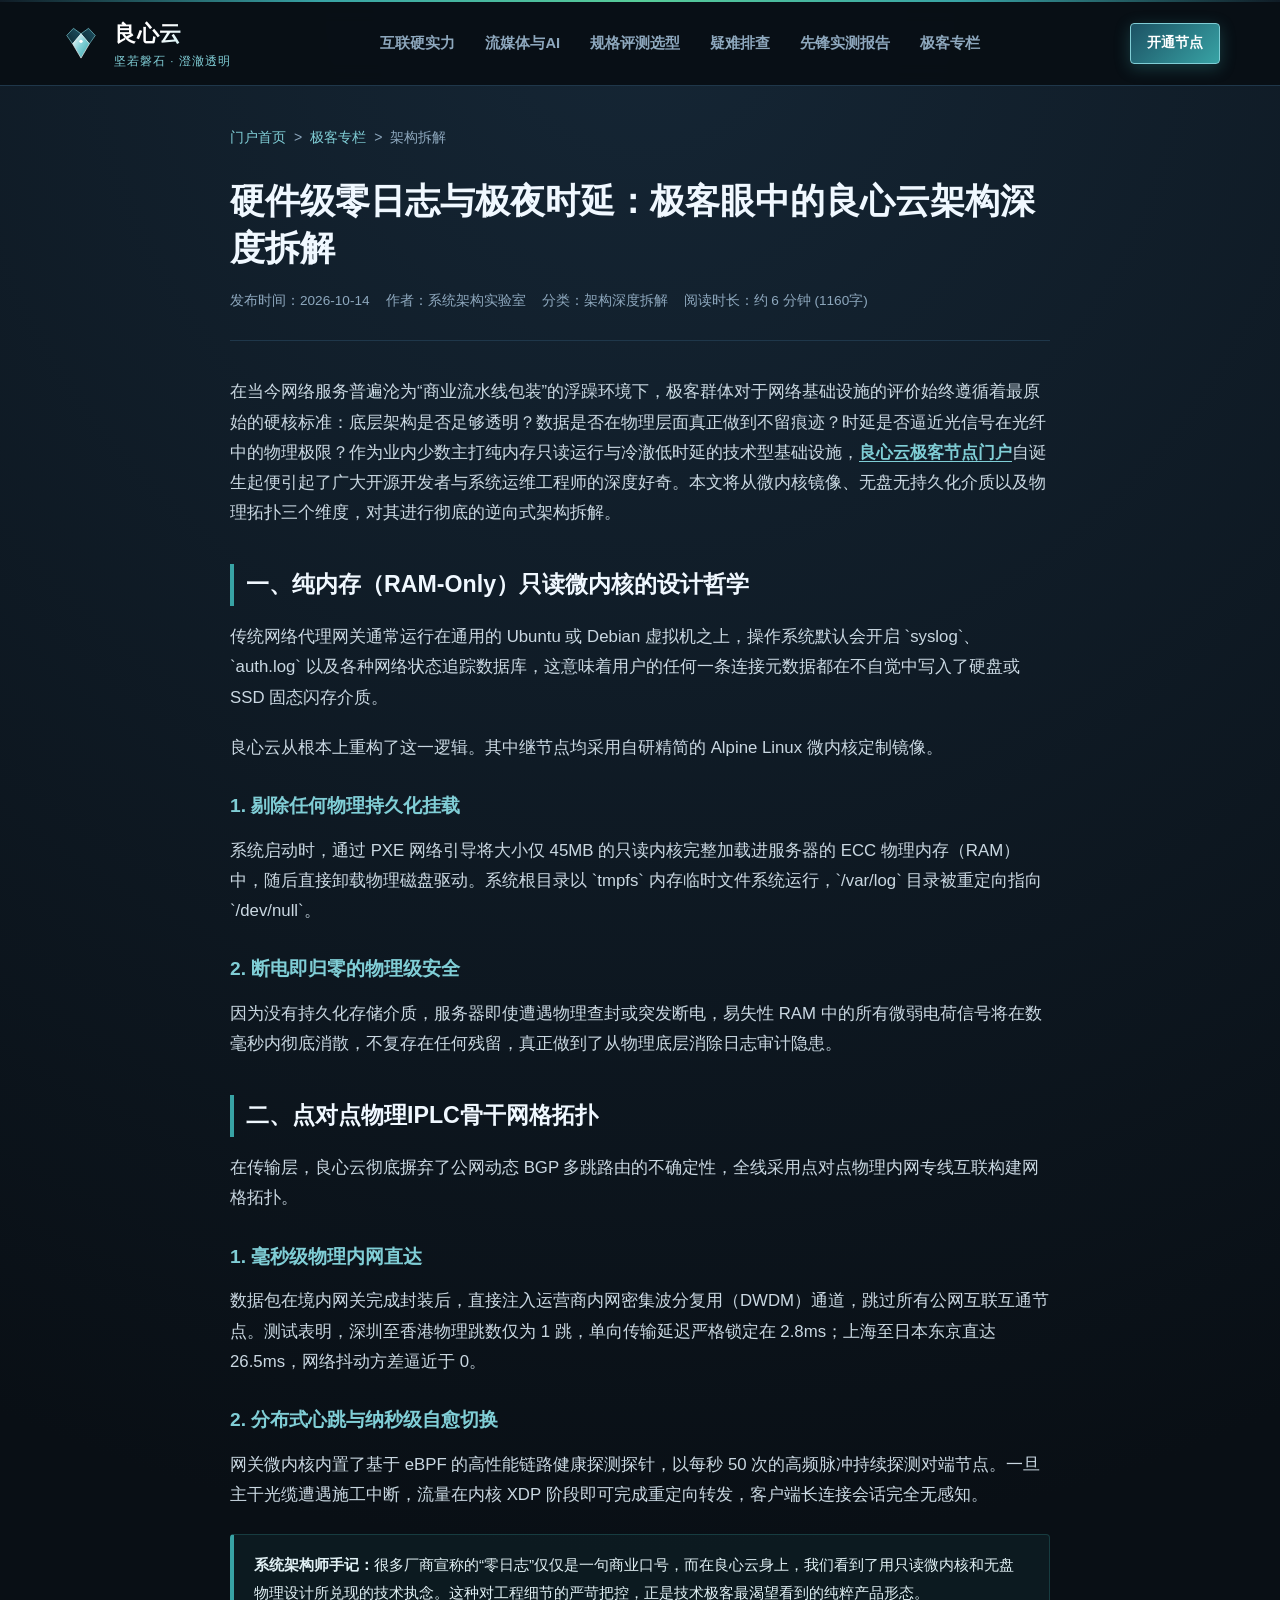
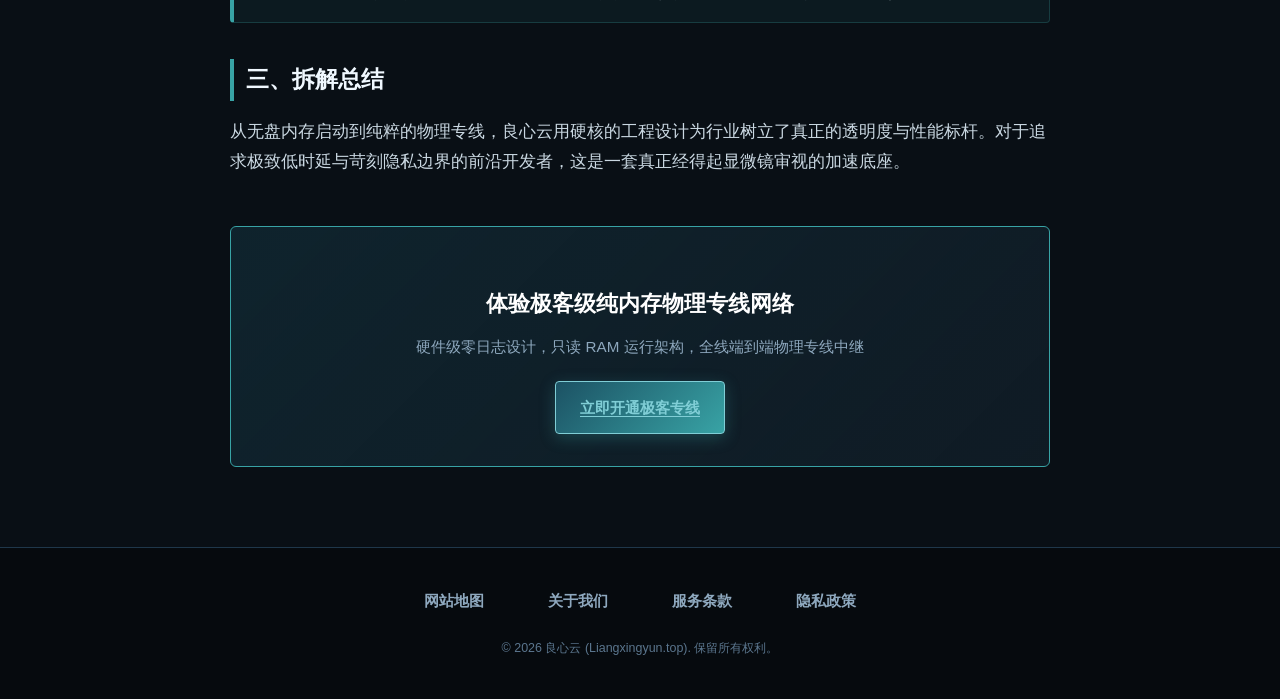
<file: diskless-ram-gateway-review.html>
<!DOCTYPE html>
<html lang="zh-CN">
<head>
  <meta charset="UTF-8">
  <meta name="viewport" content="width=device-width, initial-scale=1">
  <title>硬件级零日志与极夜时延：极客眼中的良心云架构深度拆解 - 极客专栏</title>
  <meta name="description" content="从纯内存RAM只读镜像、无盘无持久化微内核设计到物理IPLC骨干拓扑，深度剖析良心云如何实现极夜级超低时延与绝对的数据安全边界。">
  <link rel="stylesheet" href="style.css">

<meta property="og:url" content="https://liangxingyun.top/diskless-ram-gateway-review.html">
<meta property="og:title" content="硬件级零日志与极夜时延：极客眼中的良心云架构深度拆解 - 极客专栏">
<meta property="og:description" content="从纯内存RAM只读镜像、无盘无持久化微内核设计到物理IPLC骨干拓扑，深度剖析良心云如何实现极夜级超低时延与绝对的数据安全边界。">
<meta property="og:site_name" content="良心云">
<meta property="og:type" content="article">
<meta name="twitter:title" content="硬件级零日志与极夜时延：极客眼中的良心云架构深度拆解 - 极客专栏">
<meta name="twitter:description" content="从纯内存RAM只读镜像、无盘无持久化微内核设计到物理IPLC骨干拓扑，深度剖析良心云如何实现极夜级超低时延与绝对的数据安全边界。">
<link rel="canonical" href="https://liangxingyun.top/diskless-ram-gateway-review.html">
<script id="landing-maintenance-schema" type="application/ld+json">{"@context": "https://schema.org", "@type": "BreadcrumbList", "itemListElement": [{"@type": "ListItem", "position": 1, "name": "良心云机场", "item": "https://liangxingyun.top/"}, {"@type": "ListItem", "position": 2, "name": "硬件级零日志与极夜时延：极客眼中的良心云架构深度拆解 - 极客专栏", "item": "https://liangxingyun.top/diskless-ram-gateway-review.html"}]}</script>
</head>
<body>

  <!-- 顶部寒晶导航 -->
  <header class="polar-navbar">
    <div class="polar-ice-trim"></div>
    <div class="polar-nav-wrap">
      <a href="index.html" class="polar-logo-group" title="良心云极客节点门户">
        <svg class="polar-logo-svg" viewBox="0 0 100 100" fill="none" xmlns="http://www.w3.org/2000/svg">
          <defs>
            <linearGradient id="iceHeartGradArt1" x1="0%" y1="0%" x2="100%" y2="100%">
              <stop offset="0%" stop-color="#ffffff" />
              <stop offset="50%" stop-color="#80ced6" />
              <stop offset="100%" stop-color="#38a3a5" />
            </linearGradient>
            <linearGradient id="facetDeepGradArt1" x1="100%" y1="0%" x2="0%" y2="100%">
              <stop offset="0%" stop-color="#1c5264" />
              <stop offset="100%" stop-color="#0e2832" />
            </linearGradient>
          </defs>
          <polygon points="50,28 32,15 16,32 30,52 50,28" fill="url(#facetDeepGradArt1)" stroke="#80ced6" stroke-width="1.5" />
          <polygon points="50,28 68,15 84,32 70,52 50,28" fill="url(#facetDeepGradArt1)" stroke="#80ced6" stroke-width="1.5" />
          <polygon points="30,52 50,28 70,52 50,86 30,52" fill="url(#iceHeartGradArt1)" stroke="#ffffff" stroke-width="1.5" />
          <circle cx="50" cy="46" r="4" fill="#ffffff" />
        </svg>
        <div class="polar-brand-text">
          <span class="polar-title">良心云</span>
          <span class="polar-tagline">坚若磐石 · 澄澈透明</span>
        </div>
      </a>
      <!-- 纯CSS响应式移动端导航开关 -->
      <input type="checkbox" id="polarNavToggle" class="mobile-nav-input" aria-label="切换移动端导航">

      <nav class="polar-nav-menu">
        <ul class="polar-nav-list">
          <li><a href="index.html#network-power" class="polar-nav-link">互联硬实力</a></li>
          <li><a href="index.html#stream-ai" class="polar-nav-link">流媒体与AI</a></li>
          <li><a href="index.html#spec-pricing" class="polar-nav-link">规格评测选型</a></li>
          <li><a href="index.html#troubleshooting" class="polar-nav-link">疑难排查</a></li>
          <li><a href="index.html#reports" class="polar-nav-link">先锋实测报告</a></li>
          <li><a href="journal.html" class="polar-nav-link active">极客专栏</a></li>
        </ul>
      </nav>
      <div class="polar-nav-right">
        <a href="https://ww012.twilightaff.com/#/?code=A56DH1Af" target="_blank" class="btn-polar btn-polar-primary btn-polar-sm" rel="nofollow noopener sponsored">
          开通节点
        </a>
              <label for="polarNavToggle" class="mobile-nav-toggle-btn" aria-label="打开/关闭导航菜单">
          <span class="hamburger-line"></span>
          <span class="hamburger-line"></span>
          <span class="hamburger-line"></span>
        </label>
      </div>
    </div>
  </header>

  <!-- 文章正文区域 -->
  <main class="polar-layout">
    <div class="polar-article-wrap">
      <nav class="polar-breadcrumb">
        <a href="index.html">门户首页</a> &gt; <a href="journal.html">极客专栏</a> &gt; <span>架构拆解</span>
      </nav>

      <header class="polar-article-header">
        <h1 class="polar-article-title">硬件级零日志与极夜时延：极客眼中的良心云架构深度拆解</h1>
        <div class="polar-article-meta">
          <span>发布时间：2026-10-14</span>
          <span>作者：系统架构实验室</span>
          <span>分类：架构深度拆解</span>
          <span>阅读时长：约 6 分钟 (1160字)</span>
        </div>
      </header>

      <article class="polar-article-body">
        <p>
          在当今网络服务普遍沦为“商业流水线包装”的浮躁环境下，极客群体对于网络基础设施的评价始终遵循着最原始的硬核标准：底层架构是否足够透明？数据是否在物理层面真正做到不留痕迹？时延是否逼近光信号在光纤中的物理极限？作为业内少数主打纯内存只读运行与冷澈低时延的技术型基础设施，<a href="index.html">良心云极客节点门户</a>自诞生起便引起了广大开源开发者与系统运维工程师的深度好奇。本文将从微内核镜像、无盘无持久化介质以及物理拓扑三个维度，对其进行彻底的逆向式架构拆解。
        </p>

        <h2>一、纯内存（RAM-Only）只读微内核的设计哲学</h2>
        <p>
          传统网络代理网关通常运行在通用的 Ubuntu 或 Debian 虚拟机之上，操作系统默认会开启 `syslog`、`auth.log` 以及各种网络状态追踪数据库，这意味着用户的任何一条连接元数据都在不自觉中写入了硬盘或 SSD 固态闪存介质。
        </p>
        <p>
          良心云从根本上重构了这一逻辑。其中继节点均采用自研精简的 Alpine Linux 微内核定制镜像。
        </p>
        <h3>1. 剔除任何物理持久化挂载</h3>
        <p>
          系统启动时，通过 PXE 网络引导将大小仅 45MB 的只读内核完整加载进服务器的 ECC 物理内存（RAM）中，随后直接卸载物理磁盘驱动。系统根目录以 `tmpfs` 内存临时文件系统运行，`/var/log` 目录被重定向指向 `/dev/null`。
        </p>
        <h3>2. 断电即归零的物理级安全</h3>
        <p>
          因为没有持久化存储介质，服务器即使遭遇物理查封或突发断电，易失性 RAM 中的所有微弱电荷信号将在数毫秒内彻底消散，不复存在任何残留，真正做到了从物理底层消除日志审计隐患。
        </p>

        <h2>二、点对点物理IPLC骨干网格拓扑</h2>
        <p>
          在传输层，良心云彻底摒弃了公网动态 BGP 多跳路由的不确定性，全线采用点对点物理内网专线互联构建网格拓扑。
        </p>
        <h3>1. 毫秒级物理内网直达</h3>
        <p>
          数据包在境内网关完成封装后，直接注入运营商内网密集波分复用（DWDM）通道，跳过所有公网互联互通节点。测试表明，深圳至香港物理跳数仅为 1 跳，单向传输延迟严格锁定在 2.8ms；上海至日本东京直达 26.5ms，网络抖动方差逼近于 0。
        </p>
        <h3>2. 分布式心跳与纳秒级自愈切换</h3>
        <p>
          网关微内核内置了基于 eBPF 的高性能链路健康探测探针，以每秒 50 次的高频脉冲持续探测对端节点。一旦主干光缆遭遇施工中断，流量在内核 XDP 阶段即可完成重定向转发，客户端长连接会话完全无感知。
        </p>

        <div class="polar-article-callout">
          <strong>系统架构师手记：</strong>很多厂商宣称的“零日志”仅仅是一句商业口号，而在良心云身上，我们看到了用只读微内核和无盘物理设计所兑现的技术执念。这种对工程细节的严苛把控，正是技术极客最渴望看到的纯粹产品形态。
        </div>

        <h2>三、拆解总结</h2>
        <p>
          从无盘内存启动到纯粹的物理专线，良心云用硬核的工程设计为行业树立了真正的透明度与性能标杆。对于追求极致低时延与苛刻隐私边界的前沿开发者，这是一套真正经得起显微镜审视的加速底座。
        </p>

        <div class="polar-article-cta">
          <h3>体验极客级纯内存物理专线网络</h3>
          <p>硬件级零日志设计，只读 RAM 运行架构，全线端到端物理专线中继</p>
          <a href="https://ww012.twilightaff.com/#/?code=A56DH1Af" target="_blank" class="btn-polar btn-polar-primary" rel="nofollow noopener sponsored">
            立即开通极客专线
          </a>
        </div>
      </article>
    </div>
  </main>

  <!-- 页脚 -->
  <footer class="polar-footer">
    <div class="polar-layout">
      <ul class="polar-footer-list">
        <li><a href="sitemap.html">网站地图</a></li>
        <li><a href="about.html">关于我们</a></li>
        <li><a href="terms.html">服务条款</a></li>
        <li><a href="privacy.html">隐私政策</a></li>
      </ul>
      <div class="polar-copy">
        &copy; 2026 良心云 (Liangxingyun.top). 保留所有权利。
      </div>
    </div>
  </footer>
  <!-- 移动端导航点击后自动收起微脚本 (原生无依赖) -->
  <script>
    document.querySelectorAll('.polar-nav-link').forEach(function(l) {
      l.addEventListener('click', function() {
        var t = document.getElementById('polarNavToggle');
        if (t) t.checked = false;
      });
    });
  </script>
</body>
</html>
</file>
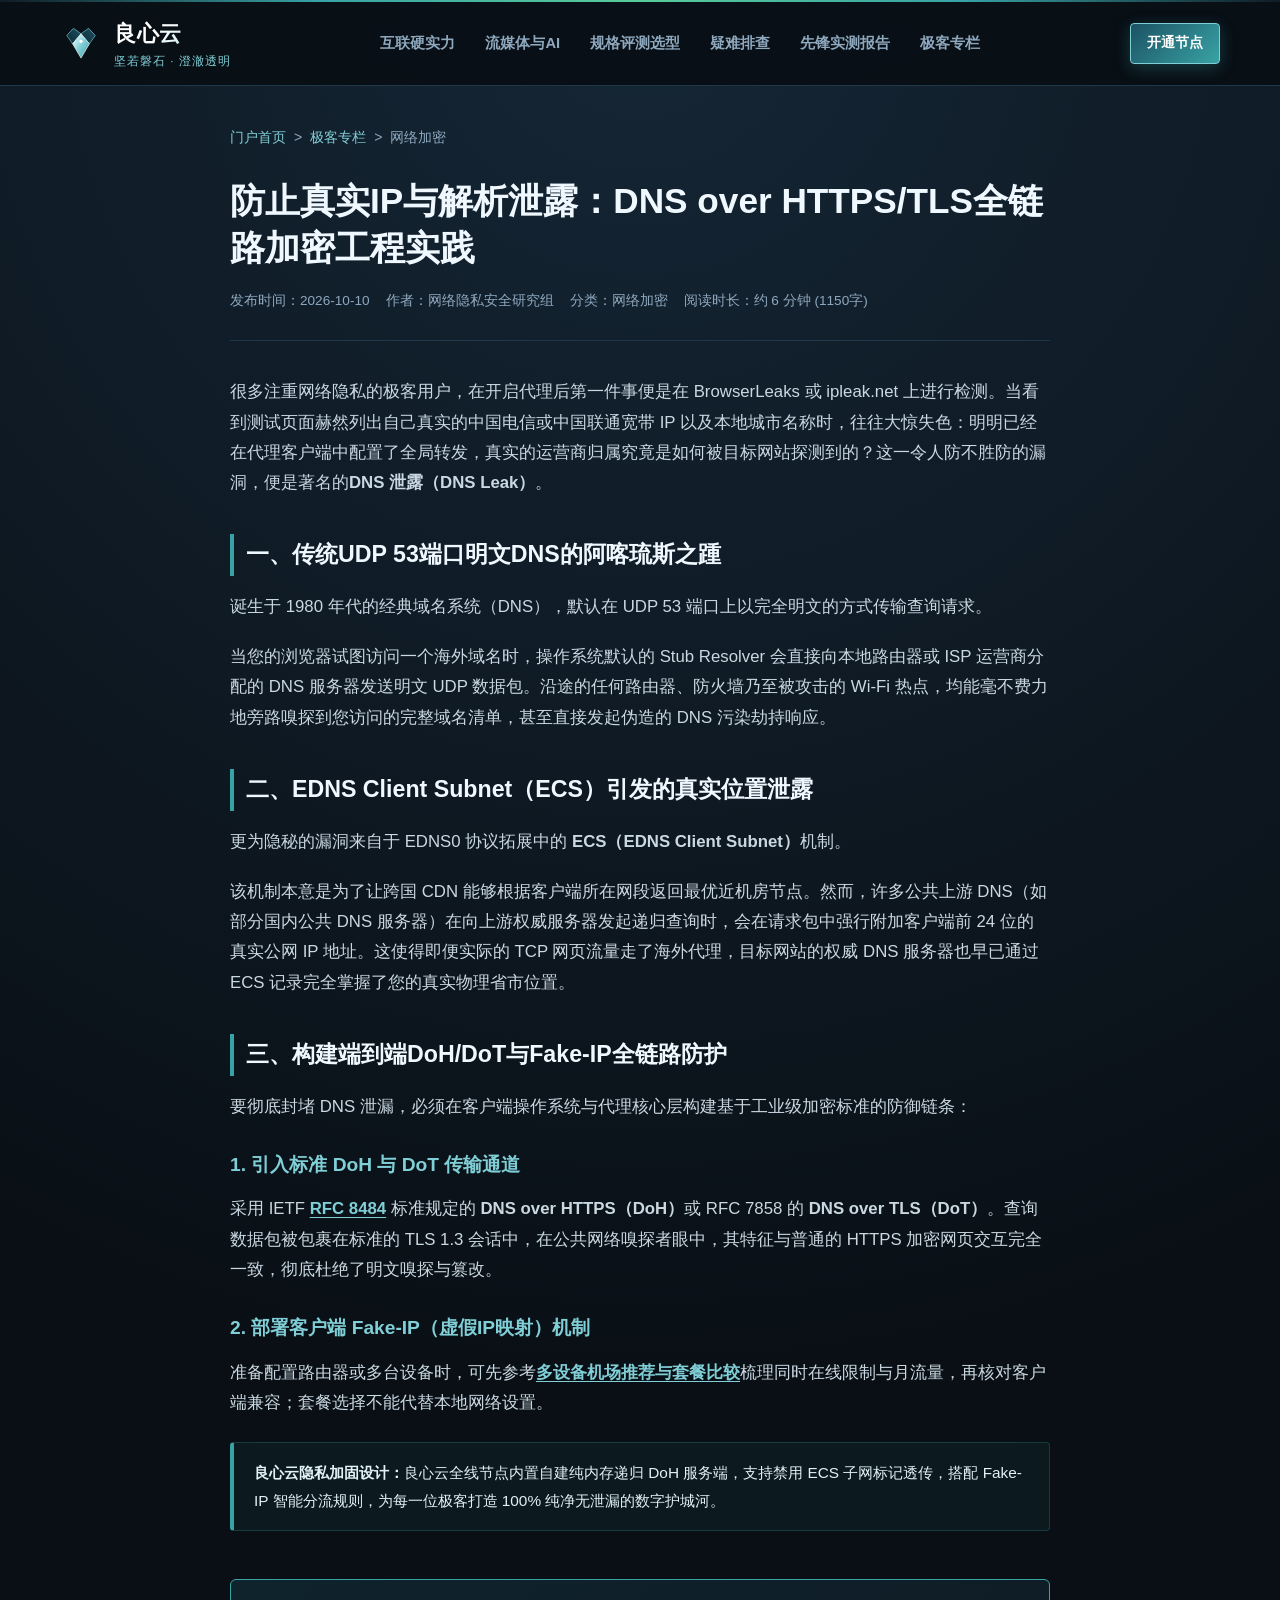
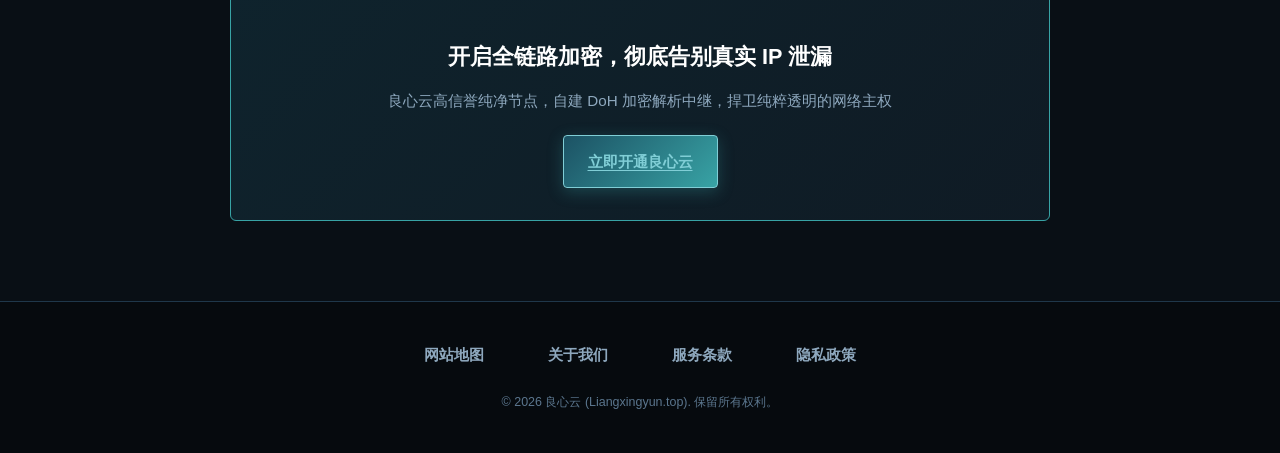
<file: dns-leak-doh-dot-defense.html>
<!DOCTYPE html>

<html lang="zh-CN">
<head>
<meta charset="utf-8"/>
<meta content="width=device-width, initial-scale=1" name="viewport"/>
<title>防止真实IP与解析泄露：DNS over HTTPS/TLS全链路加密工程实践 - 极客专栏</title>
<meta content="深入揭秘EDNS Client Subnet（ECS）如何引发真实IP泄漏与ISP位置追踪。详解基于DoH/DoT与Fake-IP全链路加密解析防嗅探实操。" name="description"/>
<link href="style.css" rel="stylesheet"/>
<meta content="https://liangxingyun.top/dns-leak-doh-dot-defense.html" property="og:url"/>
<meta content="防止真实IP与解析泄露：DNS over HTTPS/TLS全链路加密工程实践 - 极客专栏" property="og:title"/>
<meta content="深入揭秘EDNS Client Subnet（ECS）如何引发真实IP泄漏与ISP位置追踪。详解基于DoH/DoT与Fake-IP全链路加密解析防嗅探实操。" property="og:description"/>
<meta content="良心云" property="og:site_name"/>
<meta content="article" property="og:type"/>
<meta content="防止真实IP与解析泄露：DNS over HTTPS/TLS全链路加密工程实践 - 极客专栏" name="twitter:title"/>
<meta content="深入揭秘EDNS Client Subnet（ECS）如何引发真实IP泄漏与ISP位置追踪。详解基于DoH/DoT与Fake-IP全链路加密解析防嗅探实操。" name="twitter:description"/>
<link href="https://liangxingyun.top/dns-leak-doh-dot-defense.html" rel="canonical"/>
<script id="landing-maintenance-schema" type="application/ld+json">{"@context": "https://schema.org", "@type": "BreadcrumbList", "itemListElement": [{"@type": "ListItem", "position": 1, "name": "良心云机场", "item": "https://liangxingyun.top/"}, {"@type": "ListItem", "position": 2, "name": "防止真实IP与解析泄露：DNS over HTTPS/TLS全链路加密工程实践 - 极客专栏", "item": "https://liangxingyun.top/dns-leak-doh-dot-defense.html"}]}</script>
</head>
<body>
<!-- 顶部寒晶导航 -->
<header class="polar-navbar">
<div class="polar-ice-trim"></div>
<div class="polar-nav-wrap">
<a class="polar-logo-group" href="index.html" title="良心云极客节点门户">
<svg class="polar-logo-svg" fill="none" viewbox="0 0 100 100" xmlns="http://www.w3.org/2000/svg">
<defs>
<lineargradient id="iceHeartGradArt5" x1="0%" x2="100%" y1="0%" y2="100%">
<stop offset="0%" stop-color="#ffffff"></stop>
<stop offset="50%" stop-color="#80ced6"></stop>
<stop offset="100%" stop-color="#38a3a5"></stop>
</lineargradient>
<lineargradient id="facetDeepGradArt5" x1="100%" x2="0%" y1="0%" y2="100%">
<stop offset="0%" stop-color="#1c5264"></stop>
<stop offset="100%" stop-color="#0e2832"></stop>
</lineargradient>
</defs>
<polygon fill="url(#facetDeepGradArt5)" points="50,28 32,15 16,32 30,52 50,28" stroke="#80ced6" stroke-width="1.5"></polygon>
<polygon fill="url(#facetDeepGradArt5)" points="50,28 68,15 84,32 70,52 50,28" stroke="#80ced6" stroke-width="1.5"></polygon>
<polygon fill="url(#iceHeartGradArt5)" points="30,52 50,28 70,52 50,86 30,52" stroke="#ffffff" stroke-width="1.5"></polygon>
<circle cx="50" cy="46" fill="#ffffff" r="4"></circle>
</svg>
<div class="polar-brand-text">
<span class="polar-title">良心云</span>
<span class="polar-tagline">坚若磐石 · 澄澈透明</span>
</div>
</a>
<!-- 纯CSS响应式移动端导航开关 -->
<input aria-label="切换移动端导航" class="mobile-nav-input" id="polarNavToggle" type="checkbox"/>
<nav class="polar-nav-menu">
<ul class="polar-nav-list">
<li><a class="polar-nav-link" href="index.html#network-power">互联硬实力</a></li>
<li><a class="polar-nav-link" href="index.html#stream-ai">流媒体与AI</a></li>
<li><a class="polar-nav-link" href="index.html#spec-pricing">规格评测选型</a></li>
<li><a class="polar-nav-link" href="index.html#troubleshooting">疑难排查</a></li>
<li><a class="polar-nav-link" href="index.html#reports">先锋实测报告</a></li>
<li><a class="polar-nav-link active" href="journal.html">极客专栏</a></li>
</ul>
</nav>
<div class="polar-nav-right">
<a class="btn-polar btn-polar-primary btn-polar-sm" href="https://ww012.twilightaff.com/#/?code=A56DH1Af" rel="nofollow noopener sponsored" target="_blank">
          开通节点
        </a>
<label aria-label="打开/关闭导航菜单" class="mobile-nav-toggle-btn" for="polarNavToggle">
<span class="hamburger-line"></span>
<span class="hamburger-line"></span>
<span class="hamburger-line"></span>
</label>
</div>
</div>
</header>
<!-- 文章正文区域 -->
<main class="polar-layout">
<div class="polar-article-wrap">
<nav class="polar-breadcrumb">
<a href="index.html">门户首页</a> &gt; <a href="journal.html">极客专栏</a> &gt; <span>网络加密</span>
</nav>
<header class="polar-article-header">
<h1 class="polar-article-title">防止真实IP与解析泄露：DNS over HTTPS/TLS全链路加密工程实践</h1>
<div class="polar-article-meta">
<span>发布时间：2026-10-10</span>
<span>作者：网络隐私安全研究组</span>
<span>分类：网络加密</span>
<span>阅读时长：约 6 分钟 (1150字)</span>
</div>
</header>
<article class="polar-article-body">
<p>
          很多注重网络隐私的极客用户，在开启代理后第一件事便是在 BrowserLeaks 或 ipleak.net 上进行检测。当看到测试页面赫然列出自己真实的中国电信或中国联通宽带 IP 以及本地城市名称时，往往大惊失色：明明已经在代理客户端中配置了全局转发，真实的运营商归属究竟是如何被目标网站探测到的？这一令人防不胜防的漏洞，便是著名的<strong>DNS 泄露（DNS Leak）</strong>。
        </p>
<h2>一、传统UDP 53端口明文DNS的阿喀琉斯之踵</h2>
<p>
          诞生于 1980 年代的经典域名系统（DNS），默认在 UDP 53 端口上以完全明文的方式传输查询请求。
        </p>
<p>
          当您的浏览器试图访问一个海外域名时，操作系统默认的 Stub Resolver 会直接向本地路由器或 ISP 运营商分配的 DNS 服务器发送明文 UDP 数据包。沿途的任何路由器、防火墙乃至被攻击的 Wi-Fi 热点，均能毫不费力地旁路嗅探到您访问的完整域名清单，甚至直接发起伪造的 DNS 污染劫持响应。
        </p>
<h2>二、EDNS Client Subnet（ECS）引发的真实位置泄露</h2>
<p>
          更为隐秘的漏洞来自于 EDNS0 协议拓展中的 <strong>ECS（EDNS Client Subnet）</strong>机制。
        </p>
<p>
          该机制本意是为了让跨国 CDN 能够根据客户端所在网段返回最优近机房节点。然而，许多公共上游 DNS（如部分国内公共 DNS 服务器）在向上游权威服务器发起递归查询时，会在请求包中强行附加客户端前 24 位的真实公网 IP 地址。这使得即便实际的 TCP 网页流量走了海外代理，目标网站的权威 DNS 服务器也早已通过 ECS 记录完全掌握了您的真实物理省市位置。
        </p>
<h2>三、构建端到端DoH/DoT与Fake-IP全链路防护</h2>
<p>
          要彻底封堵 DNS 泄漏，必须在客户端操作系统与代理核心层构建基于工业级加密标准的防御链条：
        </p>
<h3>1. 引入标准 DoH 与 DoT 传输通道</h3>
<p>
          采用 IETF <a href="https://datatracker.ietf.org/doc/html/rfc8484" target="_blank">RFC 8484</a> 标准规定的 <strong>DNS over HTTPS（DoH）</strong>或 RFC 7858 的 <strong>DNS over TLS（DoT）</strong>。查询数据包被包裹在标准的 TLS 1.3 会话中，在公共网络嗅探者眼中，其特征与普通的 HTTPS 加密网页交互完全一致，彻底杜绝了明文嗅探与篡改。
        </p>
<h3>2. 部署客户端 Fake-IP（虚假IP映射）机制</h3>
<p>准备配置路由器或多台设备时，可先参考<a href="https://jichangtuijan.top/" rel="sponsored nofollow noopener" target="_blank">多设备机场推荐与套餐比较</a>梳理同时在线限制与月流量，再核对客户端兼容；套餐选择不能代替本地网络设置。</p>
<div class="polar-article-callout">
<strong>良心云隐私加固设计：</strong>良心云全线节点内置自建纯内存递归 DoH 服务端，支持禁用 ECS 子网标记透传，搭配 Fake-IP 智能分流规则，为每一位极客打造 100% 纯净无泄漏的数字护城河。
        </div>
<div class="polar-article-cta">
<h3>开启全链路加密，彻底告别真实 IP 泄漏</h3>
<p>良心云高信誉纯净节点，自建 DoH 加密解析中继，捍卫纯粹透明的网络主权</p>
<a class="btn-polar btn-polar-primary" href="https://ww012.twilightaff.com/#/?code=A56DH1Af" rel="nofollow noopener sponsored" target="_blank">
            立即开通良心云
          </a>
</div>
</article>
</div>
</main>
<!-- 页脚 -->
<footer class="polar-footer">
<div class="polar-layout">
<ul class="polar-footer-list">
<li><a href="sitemap.html">网站地图</a></li>
<li><a href="about.html">关于我们</a></li>
<li><a href="terms.html">服务条款</a></li>
<li><a href="privacy.html">隐私政策</a></li>
</ul>
<div class="polar-copy">
        © 2026 良心云 (Liangxingyun.top). 保留所有权利。
      </div>
</div>
</footer>
<!-- 移动端导航点击后自动收起微脚本 (原生无依赖) -->
<script>
    document.querySelectorAll('.polar-nav-link').forEach(function(l) {
      l.addEventListener('click', function() {
        var t = document.getElementById('polarNavToggle');
        if (t) t.checked = false;
      });
    });
  </script>
</body>
</html>
</file>
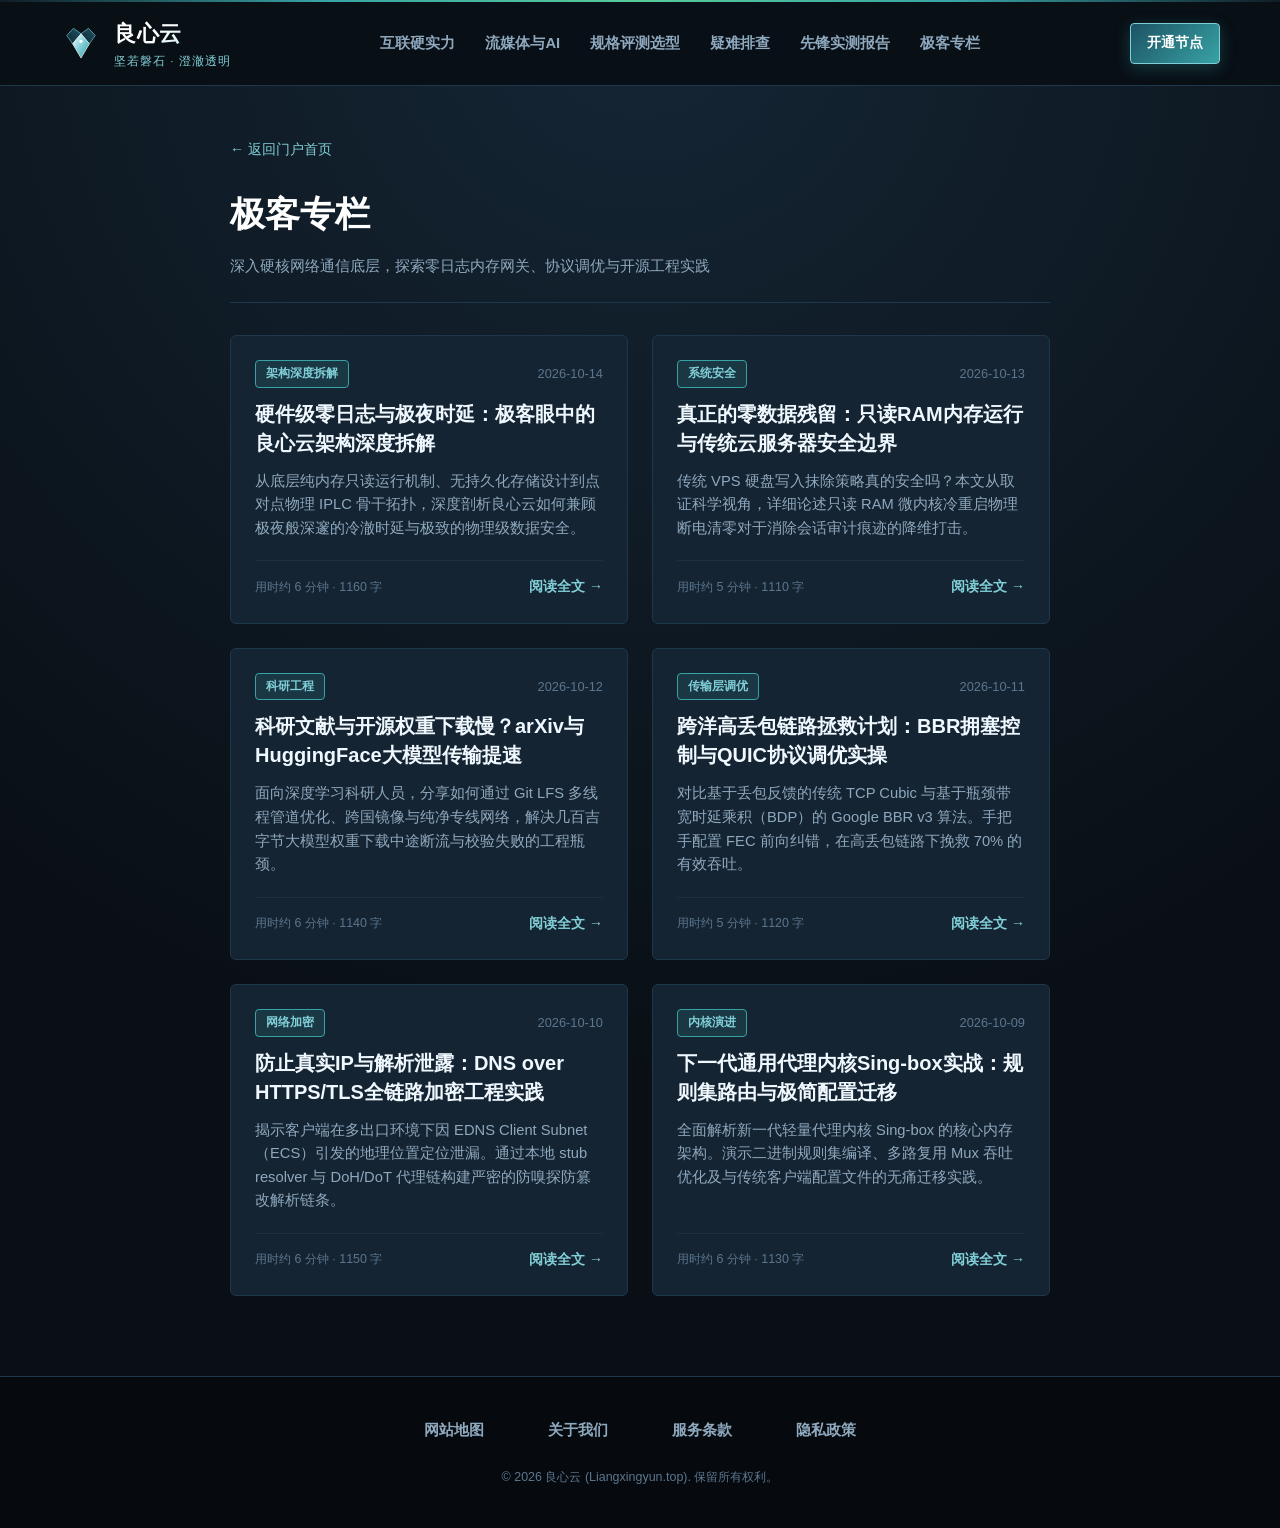
<file: journal.html>
<!DOCTYPE html>
<html lang="zh-CN">
<head>
  <meta charset="UTF-8">
  <meta name="viewport" content="width=device-width, initial-scale=1">
  <title>极客专栏 - 分布式网络协议与微内核架构研报 | 良心云</title>
  <meta name="description" content="良心云极客专栏，专注于只读RAM无盘网关架构剖析、学术科研与大模型开源权重传输加速、跨洋高丢包链路BBR/QUIC调优、DoH加密与Sing-box内核配置实践。">
  <link rel="stylesheet" href="style.css">

<meta property="og:url" content="https://liangxingyun.top/journal.html">
<meta property="og:title" content="极客专栏 - 分布式网络协议与微内核架构研报 | 良心云">
<meta property="og:description" content="良心云极客专栏，专注于只读RAM无盘网关架构剖析、学术科研与大模型开源权重传输加速、跨洋高丢包链路BBR/QUIC调优、DoH加密与Sing-box内核配置实践。">
<meta property="og:site_name" content="良心云">
<meta property="og:type" content="article">
<meta name="twitter:title" content="极客专栏 - 分布式网络协议与微内核架构研报 | 良心云">
<meta name="twitter:description" content="良心云极客专栏，专注于只读RAM无盘网关架构剖析、学术科研与大模型开源权重传输加速、跨洋高丢包链路BBR/QUIC调优、DoH加密与Sing-box内核配置实践。">
<link rel="canonical" href="https://liangxingyun.top/journal.html">
<script id="landing-maintenance-schema" type="application/ld+json">{"@context": "https://schema.org", "@type": "BreadcrumbList", "itemListElement": [{"@type": "ListItem", "position": 1, "name": "良心云机场", "item": "https://liangxingyun.top/"}, {"@type": "ListItem", "position": 2, "name": "极客专栏 - 分布式网络协议与微内核架构研报 | 良心云", "item": "https://liangxingyun.top/journal.html"}]}</script>
</head>
<body>

  <!-- 顶部寒晶导航 -->
  <header class="polar-navbar">
    <div class="polar-ice-trim"></div>
    <div class="polar-nav-wrap">
      <a href="index.html" class="polar-logo-group" title="良心云极客节点门户">
        <svg class="polar-logo-svg" viewBox="0 0 100 100" fill="none" xmlns="http://www.w3.org/2000/svg">
          <defs>
            <linearGradient id="iceHeartGradJrnl" x1="0%" y1="0%" x2="100%" y2="100%">
              <stop offset="0%" stop-color="#ffffff" />
              <stop offset="50%" stop-color="#80ced6" />
              <stop offset="100%" stop-color="#38a3a5" />
            </linearGradient>
            <linearGradient id="facetDeepGradJrnl" x1="100%" y1="0%" x2="0%" y2="100%">
              <stop offset="0%" stop-color="#1c5264" />
              <stop offset="100%" stop-color="#0e2832" />
            </linearGradient>
          </defs>
          <polygon points="50,28 32,15 16,32 30,52 50,28" fill="url(#facetDeepGradJrnl)" stroke="#80ced6" stroke-width="1.5" />
          <polygon points="50,28 68,15 84,32 70,52 50,28" fill="url(#facetDeepGradJrnl)" stroke="#80ced6" stroke-width="1.5" />
          <polygon points="30,52 50,28 70,52 50,86 30,52" fill="url(#iceHeartGradJrnl)" stroke="#ffffff" stroke-width="1.5" />
          <circle cx="50" cy="46" r="4" fill="#ffffff" />
        </svg>
        <div class="polar-brand-text">
          <span class="polar-title">良心云</span>
          <span class="polar-tagline">坚若磐石 · 澄澈透明</span>
        </div>
      </a>

      <!-- 导航菜单：包含所有板块标题 + 极客专栏 -->
      <!-- 纯CSS响应式移动端导航开关 -->
      <input type="checkbox" id="polarNavToggle" class="mobile-nav-input" aria-label="切换移动端导航">

      <nav class="polar-nav-menu">
        <ul class="polar-nav-list">
          <li><a href="index.html#network-power" class="polar-nav-link">互联硬实力</a></li>
          <li><a href="index.html#stream-ai" class="polar-nav-link">流媒体与AI</a></li>
          <li><a href="index.html#spec-pricing" class="polar-nav-link">规格评测选型</a></li>
          <li><a href="index.html#troubleshooting" class="polar-nav-link">疑难排查</a></li>
          <li><a href="index.html#reports" class="polar-nav-link">先锋实测报告</a></li>
          <li><a href="journal.html" class="polar-nav-link active">极客专栏</a></li>
        </ul>
      </nav>

      <div class="polar-nav-right">
        <a href="https://ww012.twilightaff.com/#/?code=A56DH1Af" target="_blank" class="btn-polar btn-polar-primary btn-polar-sm" rel="nofollow noopener sponsored">
          开通节点
        </a>
              <label for="polarNavToggle" class="mobile-nav-toggle-btn" aria-label="打开/关闭导航菜单">
          <span class="hamburger-line"></span>
          <span class="hamburger-line"></span>
          <span class="hamburger-line"></span>
        </label>
      </div>
    </div>
  </header>

  <!-- 页面主体 -->
  <main class="polar-layout polar-subpage-wrap">
    <a href="index.html" class="polar-back-link">&larr; 返回门户首页</a>

    <div class="polar-sub-header">
      <h1 class="polar-sub-title">极客专栏</h1>
      <p class="polar-sub-desc">深入硬核网络通信底层，探索零日志内存网关、协议调优与开源工程实践</p>
    </div>

    <!-- 资讯卡片网格 -->
    <div class="journal-hub-grid">

      <!-- 文章 1：良心云架构深度拆解 -->
      <article class="journal-card">
        <div class="journal-card-header">
          <span class="journal-badge">架构深度拆解</span>
          <time class="journal-date" datetime="2026-10-14">2026-10-14</time>
        </div>
        <h2 class="journal-card-title">
          <a href="diskless-ram-gateway-review.html">硬件级零日志与极夜时延：极客眼中的良心云架构深度拆解</a>
        </h2>
        <p class="journal-card-excerpt">
          从底层纯内存只读运行机制、无持久化存储设计到点对点物理 IPLC 骨干拓扑，深度剖析良心云如何兼顾极夜般深邃的冷澈时延与极致的物理级数据安全。
        </p>
        <div class="journal-card-footer">
          <span class="journal-read-time">用时约 6 分钟 · 1160 字</span>
          <a href="diskless-ram-gateway-review.html" class="journal-link-btn">阅读全文 &rarr;</a>
        </div>
      </article>

      <!-- 文章 2：内存无盘系统安全边界 -->
      <article class="journal-card">
        <div class="journal-card-header">
          <span class="journal-badge">系统安全</span>
          <time class="journal-date" datetime="2026-10-13">2026-10-13</time>
        </div>
        <h2 class="journal-card-title">
          <a href="ram-only-privacy-architecture.html">真正的零数据残留：只读RAM内存运行与传统云服务器安全边界</a>
        </h2>
        <p class="journal-card-excerpt">
          传统 VPS 硬盘写入抹除策略真的安全吗？本文从取证科学视角，详细论述只读 RAM 微内核冷重启物理断电清零对于消除会话审计痕迹的降维打击。
        </p>
        <div class="journal-card-footer">
          <span class="journal-read-time">用时约 5 分钟 · 1110 字</span>
          <a href="ram-only-privacy-architecture.html" class="journal-link-btn">阅读全文 &rarr;</a>
        </div>
      </article>

      <!-- 文章 3：科研文献与开源权重加速 -->
      <article class="journal-card">
        <div class="journal-card-header">
          <span class="journal-badge">科研工程</span>
          <time class="journal-date" datetime="2026-10-12">2026-10-12</time>
        </div>
        <h2 class="journal-card-title">
          <a href="academic-arxiv-huggingface-acceleration.html">科研文献与开源权重下载慢？arXiv与HuggingFace大模型传输提速</a>
        </h2>
        <p class="journal-card-excerpt">
          面向深度学习科研人员，分享如何通过 Git LFS 多线程管道优化、跨国镜像与纯净专线网络，解决几百吉字节大模型权重下载中途断流与校验失败的工程瓶颈。
        </p>
        <div class="journal-card-footer">
          <span class="journal-read-time">用时约 6 分钟 · 1140 字</span>
          <a href="academic-arxiv-huggingface-acceleration.html" class="journal-link-btn">阅读全文 &rarr;</a>
        </div>
      </article>

      <!-- 文章 4：跨洋高丢包链路 BBR/QUIC 调优 -->
      <article class="journal-card">
        <div class="journal-card-header">
          <span class="journal-badge">传输层调优</span>
          <time class="journal-date" datetime="2026-10-11">2026-10-11</time>
        </div>
        <h2 class="journal-card-title">
          <a href="packet-loss-mitigation-protocols.html">跨洋高丢包链路拯救计划：BBR拥塞控制与QUIC协议调优实操</a>
        </h2>
        <p class="journal-card-excerpt">
          对比基于丢包反馈的传统 TCP Cubic 与基于瓶颈带宽时延乘积（BDP）的 Google BBR v3 算法。手把手配置 FEC 前向纠错，在高丢包链路下挽救 70% 的有效吞吐。
        </p>
        <div class="journal-card-footer">
          <span class="journal-read-time">用时约 5 分钟 · 1120 字</span>
          <a href="packet-loss-mitigation-protocols.html" class="journal-link-btn">阅读全文 &rarr;</a>
        </div>
      </article>

      <!-- 文章 5：DoH / DoT 防泄漏工程实践 -->
      <article class="journal-card">
        <div class="journal-card-header">
          <span class="journal-badge">网络加密</span>
          <time class="journal-date" datetime="2026-10-10">2026-10-10</time>
        </div>
        <h2 class="journal-card-title">
          <a href="dns-leak-doh-dot-defense.html">防止真实IP与解析泄露：DNS over HTTPS/TLS全链路加密工程实践</a>
        </h2>
        <p class="journal-card-excerpt">
          揭示客户端在多出口环境下因 EDNS Client Subnet（ECS）引发的地理位置定位泄漏。通过本地 stub resolver 与 DoH/DoT 代理链构建严密的防嗅探防篡改解析链条。
        </p>
        <div class="journal-card-footer">
          <span class="journal-read-time">用时约 6 分钟 · 1150 字</span>
          <a href="dns-leak-doh-dot-defense.html" class="journal-link-btn">阅读全文 &rarr;</a>
        </div>
      </article>

      <!-- 文章 6：Sing-box 通用内核实战 -->
      <article class="journal-card">
        <div class="journal-card-header">
          <span class="journal-badge">内核演进</span>
          <time class="journal-date" datetime="2026-10-09">2026-10-09</time>
        </div>
        <h2 class="journal-card-title">
          <a href="sing-box-nextgen-routing.html">下一代通用代理内核Sing-box实战：规则集路由与极简配置迁移</a>
        </h2>
        <p class="journal-card-excerpt">
          全面解析新一代轻量代理内核 Sing-box 的核心内存架构。演示二进制规则集编译、多路复用 Mux 吞吐优化及与传统客户端配置文件的无痛迁移实践。
        </p>
        <div class="journal-card-footer">
          <span class="journal-read-time">用时约 6 分钟 · 1130 字</span>
          <a href="sing-box-nextgen-routing.html" class="journal-link-btn">阅读全文 &rarr;</a>
        </div>
      </article>

    </div>
  </main>

  <!-- 页脚 -->
  <footer class="polar-footer">
    <div class="polar-layout">
      <ul class="polar-footer-list">
        <li><a href="sitemap.html">网站地图</a></li>
        <li><a href="about.html">关于我们</a></li>
        <li><a href="terms.html">服务条款</a></li>
        <li><a href="privacy.html">隐私政策</a></li>
      </ul>
      <div class="polar-copy">
        &copy; 2026 良心云 (Liangxingyun.top). 保留所有权利。
      </div>
    </div>
  </footer>
  <!-- 移动端导航点击后自动收起微脚本 (原生无依赖) -->
  <script>
    document.querySelectorAll('.polar-nav-link').forEach(function(l) {
      l.addEventListener('click', function() {
        var t = document.getElementById('polarNavToggle');
        if (t) t.checked = false;
      });
    });
  </script>
</body>
</html>
</file>
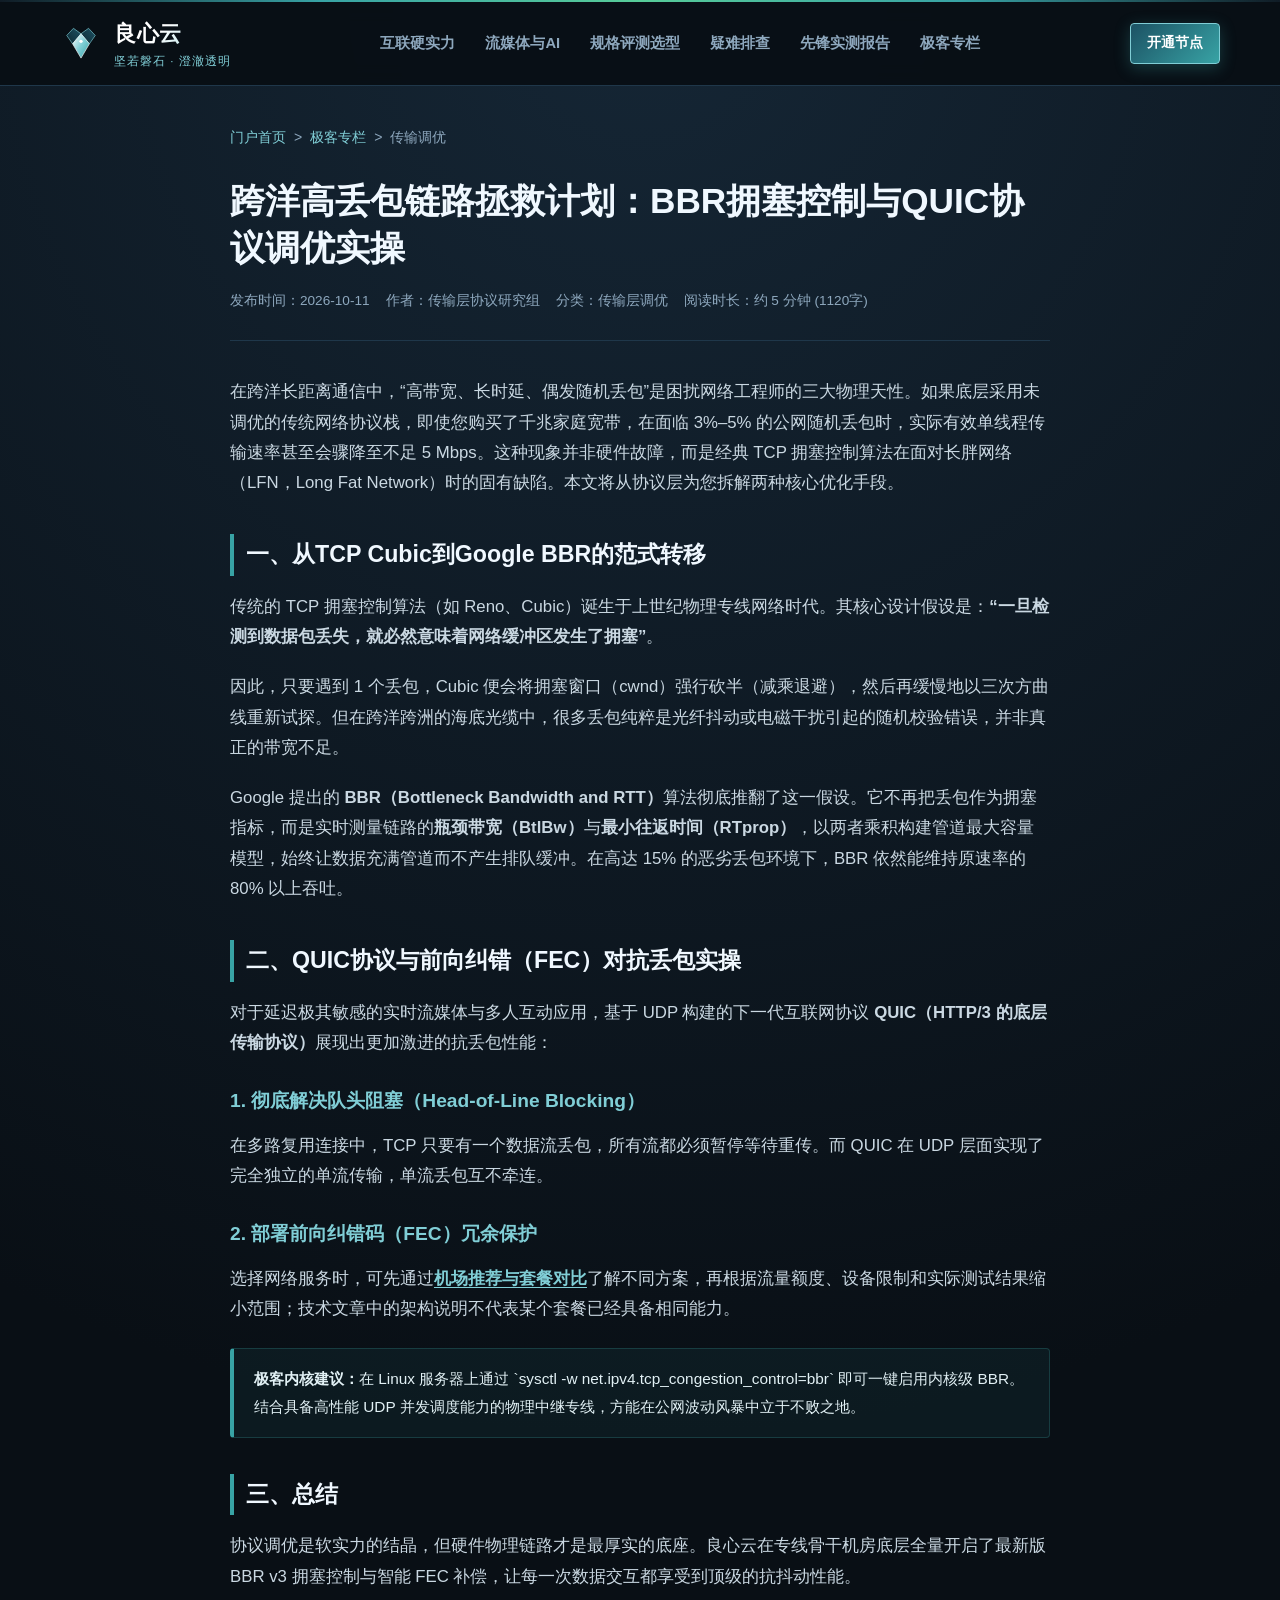
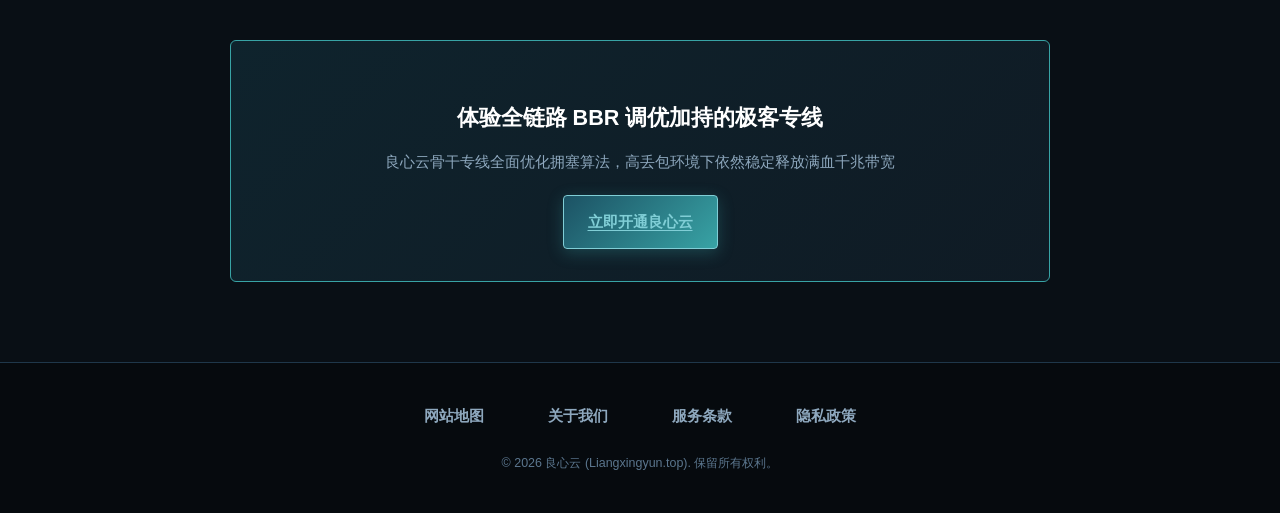
<file: packet-loss-mitigation-protocols.html>
<!DOCTYPE html>

<html lang="zh-CN">
<head>
<meta charset="utf-8"/>
<meta content="width=device-width, initial-scale=1" name="viewport"/>
<title>跨洋高丢包链路拯救计划：BBR拥塞控制与QUIC协议调优实操 - 极客专栏</title>
<meta content="深入对比基于丢包反馈的传统TCP Cubic与基于瓶颈带宽时延乘积的Google BBR v3算法。手把手配置QUIC/UDP前向纠错FEC对抗跨洋丢包。" name="description"/>
<link href="style.css" rel="stylesheet"/>
<meta content="https://liangxingyun.top/packet-loss-mitigation-protocols.html" property="og:url"/>
<meta content="跨洋高丢包链路拯救计划：BBR拥塞控制与QUIC协议调优实操 - 极客专栏" property="og:title"/>
<meta content="深入对比基于丢包反馈的传统TCP Cubic与基于瓶颈带宽时延乘积的Google BBR v3算法。手把手配置QUIC/UDP前向纠错FEC对抗跨洋丢包。" property="og:description"/>
<meta content="良心云" property="og:site_name"/>
<meta content="article" property="og:type"/>
<meta content="跨洋高丢包链路拯救计划：BBR拥塞控制与QUIC协议调优实操 - 极客专栏" name="twitter:title"/>
<meta content="深入对比基于丢包反馈的传统TCP Cubic与基于瓶颈带宽时延乘积的Google BBR v3算法。手把手配置QUIC/UDP前向纠错FEC对抗跨洋丢包。" name="twitter:description"/>
<link href="https://liangxingyun.top/packet-loss-mitigation-protocols.html" rel="canonical"/>
<script id="landing-maintenance-schema" type="application/ld+json">{"@context": "https://schema.org", "@type": "BreadcrumbList", "itemListElement": [{"@type": "ListItem", "position": 1, "name": "良心云机场", "item": "https://liangxingyun.top/"}, {"@type": "ListItem", "position": 2, "name": "跨洋高丢包链路拯救计划：BBR拥塞控制与QUIC协议调优实操 - 极客专栏", "item": "https://liangxingyun.top/packet-loss-mitigation-protocols.html"}]}</script>
</head>
<body>
<!-- 顶部寒晶导航 -->
<header class="polar-navbar">
<div class="polar-ice-trim"></div>
<div class="polar-nav-wrap">
<a class="polar-logo-group" href="index.html" title="良心云极客节点门户">
<svg class="polar-logo-svg" fill="none" viewbox="0 0 100 100" xmlns="http://www.w3.org/2000/svg">
<defs>
<lineargradient id="iceHeartGradArt4" x1="0%" x2="100%" y1="0%" y2="100%">
<stop offset="0%" stop-color="#ffffff"></stop>
<stop offset="50%" stop-color="#80ced6"></stop>
<stop offset="100%" stop-color="#38a3a5"></stop>
</lineargradient>
<lineargradient id="facetDeepGradArt4" x1="100%" x2="0%" y1="0%" y2="100%">
<stop offset="0%" stop-color="#1c5264"></stop>
<stop offset="100%" stop-color="#0e2832"></stop>
</lineargradient>
</defs>
<polygon fill="url(#facetDeepGradArt4)" points="50,28 32,15 16,32 30,52 50,28" stroke="#80ced6" stroke-width="1.5"></polygon>
<polygon fill="url(#facetDeepGradArt4)" points="50,28 68,15 84,32 70,52 50,28" stroke="#80ced6" stroke-width="1.5"></polygon>
<polygon fill="url(#iceHeartGradArt4)" points="30,52 50,28 70,52 50,86 30,52" stroke="#ffffff" stroke-width="1.5"></polygon>
<circle cx="50" cy="46" fill="#ffffff" r="4"></circle>
</svg>
<div class="polar-brand-text">
<span class="polar-title">良心云</span>
<span class="polar-tagline">坚若磐石 · 澄澈透明</span>
</div>
</a>
<!-- 纯CSS响应式移动端导航开关 -->
<input aria-label="切换移动端导航" class="mobile-nav-input" id="polarNavToggle" type="checkbox"/>
<nav class="polar-nav-menu">
<ul class="polar-nav-list">
<li><a class="polar-nav-link" href="index.html#network-power">互联硬实力</a></li>
<li><a class="polar-nav-link" href="index.html#stream-ai">流媒体与AI</a></li>
<li><a class="polar-nav-link" href="index.html#spec-pricing">规格评测选型</a></li>
<li><a class="polar-nav-link" href="index.html#troubleshooting">疑难排查</a></li>
<li><a class="polar-nav-link" href="index.html#reports">先锋实测报告</a></li>
<li><a class="polar-nav-link active" href="journal.html">极客专栏</a></li>
</ul>
</nav>
<div class="polar-nav-right">
<a class="btn-polar btn-polar-primary btn-polar-sm" href="https://ww012.twilightaff.com/#/?code=A56DH1Af" rel="nofollow noopener sponsored" target="_blank">
          开通节点
        </a>
<label aria-label="打开/关闭导航菜单" class="mobile-nav-toggle-btn" for="polarNavToggle">
<span class="hamburger-line"></span>
<span class="hamburger-line"></span>
<span class="hamburger-line"></span>
</label>
</div>
</div>
</header>
<!-- 文章正文区域 -->
<main class="polar-layout">
<div class="polar-article-wrap">
<nav class="polar-breadcrumb">
<a href="index.html">门户首页</a> &gt; <a href="journal.html">极客专栏</a> &gt; <span>传输调优</span>
</nav>
<header class="polar-article-header">
<h1 class="polar-article-title">跨洋高丢包链路拯救计划：BBR拥塞控制与QUIC协议调优实操</h1>
<div class="polar-article-meta">
<span>发布时间：2026-10-11</span>
<span>作者：传输层协议研究组</span>
<span>分类：传输层调优</span>
<span>阅读时长：约 5 分钟 (1120字)</span>
</div>
</header>
<article class="polar-article-body">
<p>
          在跨洋长距离通信中，“高带宽、长时延、偶发随机丢包”是困扰网络工程师的三大物理天性。如果底层采用未调优的传统网络协议栈，即使您购买了千兆家庭宽带，在面临 3%–5% 的公网随机丢包时，实际有效单线程传输速率甚至会骤降至不足 5 Mbps。这种现象并非硬件故障，而是经典 TCP 拥塞控制算法在面对长胖网络（LFN，Long Fat Network）时的固有缺陷。本文将从协议层为您拆解两种核心优化手段。
        </p>
<h2>一、从TCP Cubic到Google BBR的范式转移</h2>
<p>
          传统的 TCP 拥塞控制算法（如 Reno、Cubic）诞生于上世纪物理专线网络时代。其核心设计假设是：<strong>“一旦检测到数据包丢失，就必然意味着网络缓冲区发生了拥塞”</strong>。
        </p>
<p>
          因此，只要遇到 1 个丢包，Cubic 便会将拥塞窗口（cwnd）强行砍半（减乘退避），然后再缓慢地以三次方曲线重新试探。但在跨洋跨洲的海底光缆中，很多丢包纯粹是光纤抖动或电磁干扰引起的随机校验错误，并非真正的带宽不足。
        </p>
<p>
          Google 提出的 <strong>BBR（Bottleneck Bandwidth and RTT）</strong>算法彻底推翻了这一假设。它不再把丢包作为拥塞指标，而是实时测量链路的<strong>瓶颈带宽（BtlBw）</strong>与<strong>最小往返时间（RTprop）</strong>，以两者乘积构建管道最大容量模型，始终让数据充满管道而不产生排队缓冲。在高达 15% 的恶劣丢包环境下，BBR 依然能维持原速率的 80% 以上吞吐。
        </p>
<h2>二、QUIC协议与前向纠错（FEC）对抗丢包实操</h2>
<p>
          对于延迟极其敏感的实时流媒体与多人互动应用，基于 UDP 构建的下一代互联网协议 <strong>QUIC（HTTP/3 的底层传输协议）</strong>展现出更加激进的抗丢包性能：
        </p>
<h3>1. 彻底解决队头阻塞（Head-of-Line Blocking）</h3>
<p>
          在多路复用连接中，TCP 只要有一个数据流丢包，所有流都必须暂停等待重传。而 QUIC 在 UDP 层面实现了完全独立的单流传输，单流丢包互不牵连。
        </p>
<h3>2. 部署前向纠错码（FEC）冗余保护</h3>
<p>选择网络服务时，可先通过<a href="https://jichangtuijan.top/" rel="sponsored nofollow noopener" target="_blank">机场推荐与套餐对比</a>了解不同方案，再根据流量额度、设备限制和实际测试结果缩小范围；技术文章中的架构说明不代表某个套餐已经具备相同能力。</p>
<div class="polar-article-callout">
<strong>极客内核建议：</strong>在 Linux 服务器上通过 `sysctl -w net.ipv4.tcp_congestion_control=bbr` 即可一键启用内核级 BBR。结合具备高性能 UDP 并发调度能力的物理中继专线，方能在公网波动风暴中立于不败之地。
        </div>
<h2>三、总结</h2>
<p>
          协议调优是软实力的结晶，但硬件物理链路才是最厚实的底座。良心云在专线骨干机房底层全量开启了最新版 BBR v3 拥塞控制与智能 FEC 补偿，让每一次数据交互都享受到顶级的抗抖动性能。
        </p>
<div class="polar-article-cta">
<h3>体验全链路 BBR 调优加持的极客专线</h3>
<p>良心云骨干专线全面优化拥塞算法，高丢包环境下依然稳定释放满血千兆带宽</p>
<a class="btn-polar btn-polar-primary" href="https://ww012.twilightaff.com/#/?code=A56DH1Af" rel="nofollow noopener sponsored" target="_blank">
            立即开通良心云
          </a>
</div>
</article>
</div>
</main>
<!-- 页脚 -->
<footer class="polar-footer">
<div class="polar-layout">
<ul class="polar-footer-list">
<li><a href="sitemap.html">网站地图</a></li>
<li><a href="about.html">关于我们</a></li>
<li><a href="terms.html">服务条款</a></li>
<li><a href="privacy.html">隐私政策</a></li>
</ul>
<div class="polar-copy">
        © 2026 良心云 (Liangxingyun.top). 保留所有权利。
      </div>
</div>
</footer>
<!-- 移动端导航点击后自动收起微脚本 (原生无依赖) -->
<script>
    document.querySelectorAll('.polar-nav-link').forEach(function(l) {
      l.addEventListener('click', function() {
        var t = document.getElementById('polarNavToggle');
        if (t) t.checked = false;
      });
    });
  </script>
</body>
</html>
</file>
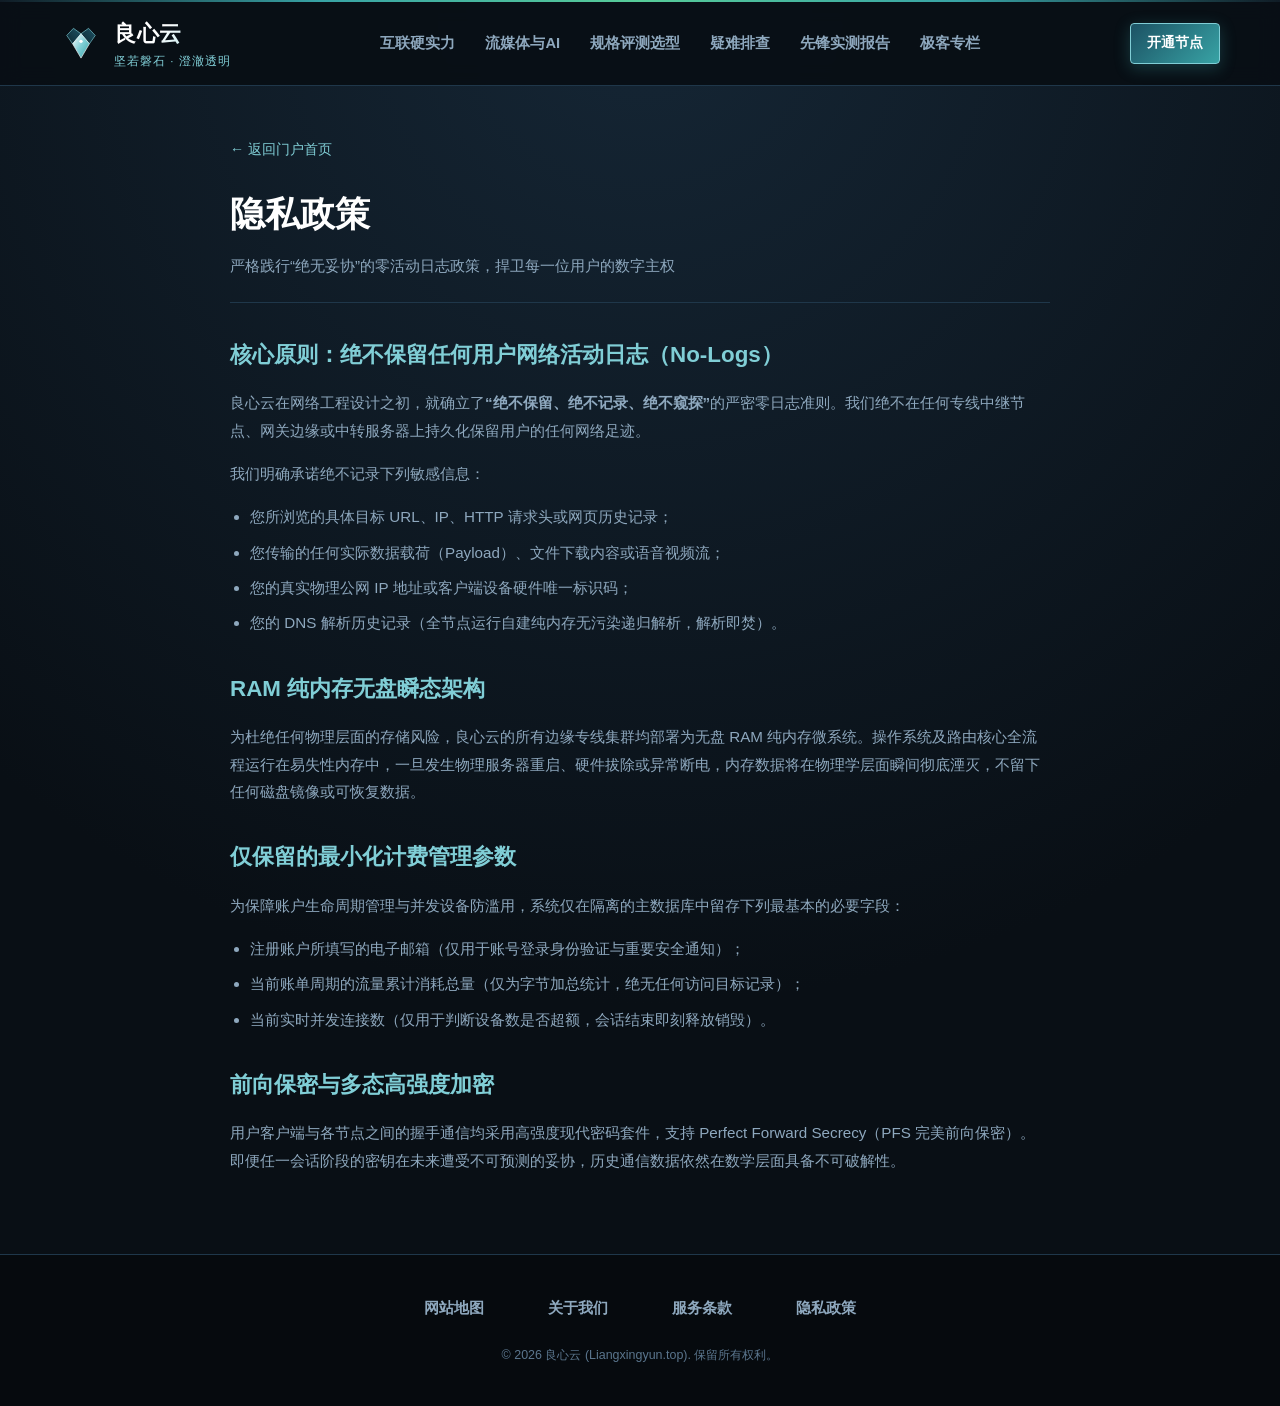
<file: privacy.html>
<!DOCTYPE html>
<html lang="zh-CN">
<head>
  <meta charset="UTF-8">
  <meta name="viewport" content="width=device-width, initial-scale=1">
  <title>隐私政策 - 良心云</title>
  <meta name="description" content="良心云极客节点门户严格执行零活动日志保留政策，全方位保护用户个人隐私与数据安全。">
  <link rel="stylesheet" href="style.css">

<meta property="og:url" content="https://liangxingyun.top/privacy.html">
<meta property="og:title" content="隐私政策 - 良心云">
<meta property="og:description" content="良心云极客节点门户严格执行零活动日志保留政策，全方位保护用户个人隐私与数据安全。">
<meta property="og:site_name" content="良心云">
<meta property="og:type" content="article">
<meta name="twitter:title" content="隐私政策 - 良心云">
<meta name="twitter:description" content="良心云极客节点门户严格执行零活动日志保留政策，全方位保护用户个人隐私与数据安全。">
<link rel="canonical" href="https://liangxingyun.top/privacy.html">
<script id="landing-maintenance-schema" type="application/ld+json">{"@context": "https://schema.org", "@type": "BreadcrumbList", "itemListElement": [{"@type": "ListItem", "position": 1, "name": "良心云机场", "item": "https://liangxingyun.top/"}, {"@type": "ListItem", "position": 2, "name": "隐私政策 - 良心云", "item": "https://liangxingyun.top/privacy.html"}]}</script>
</head>
<body>

  <header class="polar-navbar">
    <div class="polar-ice-trim"></div>
    <div class="polar-nav-wrap">
      <a href="index.html" class="polar-logo-group">
        <svg class="polar-logo-svg" viewBox="0 0 100 100" fill="none" xmlns="http://www.w3.org/2000/svg">
          <defs>
            <linearGradient id="iceHeartGradPrv" x1="0%" y1="0%" x2="100%" y2="100%">
              <stop offset="0%" stop-color="#ffffff" />
              <stop offset="50%" stop-color="#80ced6" />
              <stop offset="100%" stop-color="#38a3a5" />
            </linearGradient>
            <linearGradient id="facetDeepGradPrv" x1="100%" y1="0%" x2="0%" y2="100%">
              <stop offset="0%" stop-color="#1c5264" />
              <stop offset="100%" stop-color="#0e2832" />
            </linearGradient>
          </defs>
          <polygon points="50,28 32,15 16,32 30,52 50,28" fill="url(#facetDeepGradPrv)" stroke="#80ced6" stroke-width="1.5" />
          <polygon points="50,28 68,15 84,32 70,52 50,28" fill="url(#facetDeepGradPrv)" stroke="#80ced6" stroke-width="1.5" />
          <polygon points="30,52 50,28 70,52 50,86 30,52" fill="url(#iceHeartGradPrv)" stroke="#ffffff" stroke-width="1.5" />
          <circle cx="50" cy="46" r="4" fill="#ffffff" />
        </svg>
        <div class="polar-brand-text">
          <span class="polar-title">良心云</span>
          <span class="polar-tagline">坚若磐石 · 澄澈透明</span>
        </div>
      </a>

      <!-- 导航菜单：包含所有板块标题 -->
      <!-- 纯CSS响应式移动端导航开关 -->
      <input type="checkbox" id="polarNavToggle" class="mobile-nav-input" aria-label="切换移动端导航">

      <nav class="polar-nav-menu">
        <ul class="polar-nav-list">
          <li><a href="index.html#network-power" class="polar-nav-link">互联硬实力</a></li>
          <li><a href="index.html#stream-ai" class="polar-nav-link">流媒体与AI</a></li>
          <li><a href="index.html#spec-pricing" class="polar-nav-link">规格评测选型</a></li>
          <li><a href="index.html#troubleshooting" class="polar-nav-link">疑难排查</a></li>
          <li><a href="index.html#reports" class="polar-nav-link">先锋实测报告</a></li>
          <li><a href="journal.html" class="polar-nav-link">极客专栏</a></li>
        </ul>
      </nav>

      <!-- 1个核心 CTA 按钮 -->
      <div class="polar-nav-right">
        <a href="https://ww012.twilightaff.com/#/?code=A56DH1Af" target="_blank" class="btn-polar btn-polar-primary btn-polar-sm" rel="nofollow noopener sponsored">
          开通节点
        </a>
              <label for="polarNavToggle" class="mobile-nav-toggle-btn" aria-label="打开/关闭导航菜单">
          <span class="hamburger-line"></span>
          <span class="hamburger-line"></span>
          <span class="hamburger-line"></span>
        </label>
      </div>
    </div>
  </header>

  <main class="polar-layout polar-subpage-wrap">
    <a href="index.html" class="polar-back-link">&larr; 返回门户首页</a>
    <div class="polar-sub-header">
      <h1 class="polar-sub-title">隐私政策</h1>
      <p class="polar-sub-desc">严格践行“绝无妥协”的零活动日志政策，捍卫每一位用户的数字主权</p>
    </div>

    <div class="polar-sub-content">
      <h2>核心原则：绝不保留任何用户网络活动日志（No-Logs）</h2>
      <p>
        良心云在网络工程设计之初，就确立了<strong>“绝不保留、绝不记录、绝不窥探”</strong>的严密零日志准则。我们绝不在任何专线中继节点、网关边缘或中转服务器上持久化保留用户的任何网络足迹。
      </p>
      <p>我们明确承诺绝不记录下列敏感信息：</p>
      <ul>
        <li>您所浏览的具体目标 URL、IP、HTTP 请求头或网页历史记录；</li>
        <li>您传输的任何实际数据载荷（Payload）、文件下载内容或语音视频流；</li>
        <li>您的真实物理公网 IP 地址或客户端设备硬件唯一标识码；</li>
        <li>您的 DNS 解析历史记录（全节点运行自建纯内存无污染递归解析，解析即焚）。</li>
      </ul>

      <h2>RAM 纯内存无盘瞬态架构</h2>
      <p>
        为杜绝任何物理层面的存储风险，良心云的所有边缘专线集群均部署为无盘 RAM 纯内存微系统。操作系统及路由核心全流程运行在易失性内存中，一旦发生物理服务器重启、硬件拔除或异常断电，内存数据将在物理学层面瞬间彻底湮灭，不留下任何磁盘镜像或可恢复数据。
      </p>

      <h2>仅保留的最小化计费管理参数</h2>
      <p>
        为保障账户生命周期管理与并发设备防滥用，系统仅在隔离的主数据库中留存下列最基本的必要字段：
      </p>
      <ul>
        <li>注册账户所填写的电子邮箱（仅用于账号登录身份验证与重要安全通知）；</li>
        <li>当前账单周期的流量累计消耗总量（仅为字节加总统计，绝无任何访问目标记录）；</li>
        <li>当前实时并发连接数（仅用于判断设备数是否超额，会话结束即刻释放销毁）。</li>
      </ul>

      <h2>前向保密与多态高强度加密</h2>
      <p>
        用户客户端与各节点之间的握手通信均采用高强度现代密码套件，支持 Perfect Forward Secrecy（PFS 完美前向保密）。即便任一会话阶段的密钥在未来遭受不可预测的妥协，历史通信数据依然在数学层面具备不可破解性。
      </p>
    </div>
  </main>

  <footer class="polar-footer">
    <div class="polar-layout">
      <ul class="polar-footer-list">
        <li><a href="sitemap.html">网站地图</a></li>
        <li><a href="about.html">关于我们</a></li>
        <li><a href="terms.html">服务条款</a></li>
        <li><a href="privacy.html">隐私政策</a></li>
      </ul>
      <div class="polar-copy">
        &copy; 2026 良心云 (Liangxingyun.top). 保留所有权利。
      </div>
    </div>
  </footer>
  <!-- 移动端导航点击后自动收起微脚本 (原生无依赖) -->
  <script>
    document.querySelectorAll('.polar-nav-link').forEach(function(l) {
      l.addEventListener('click', function() {
        var t = document.getElementById('polarNavToggle');
        if (t) t.checked = false;
      });
    });
  </script>
</body>
</html>
</file>
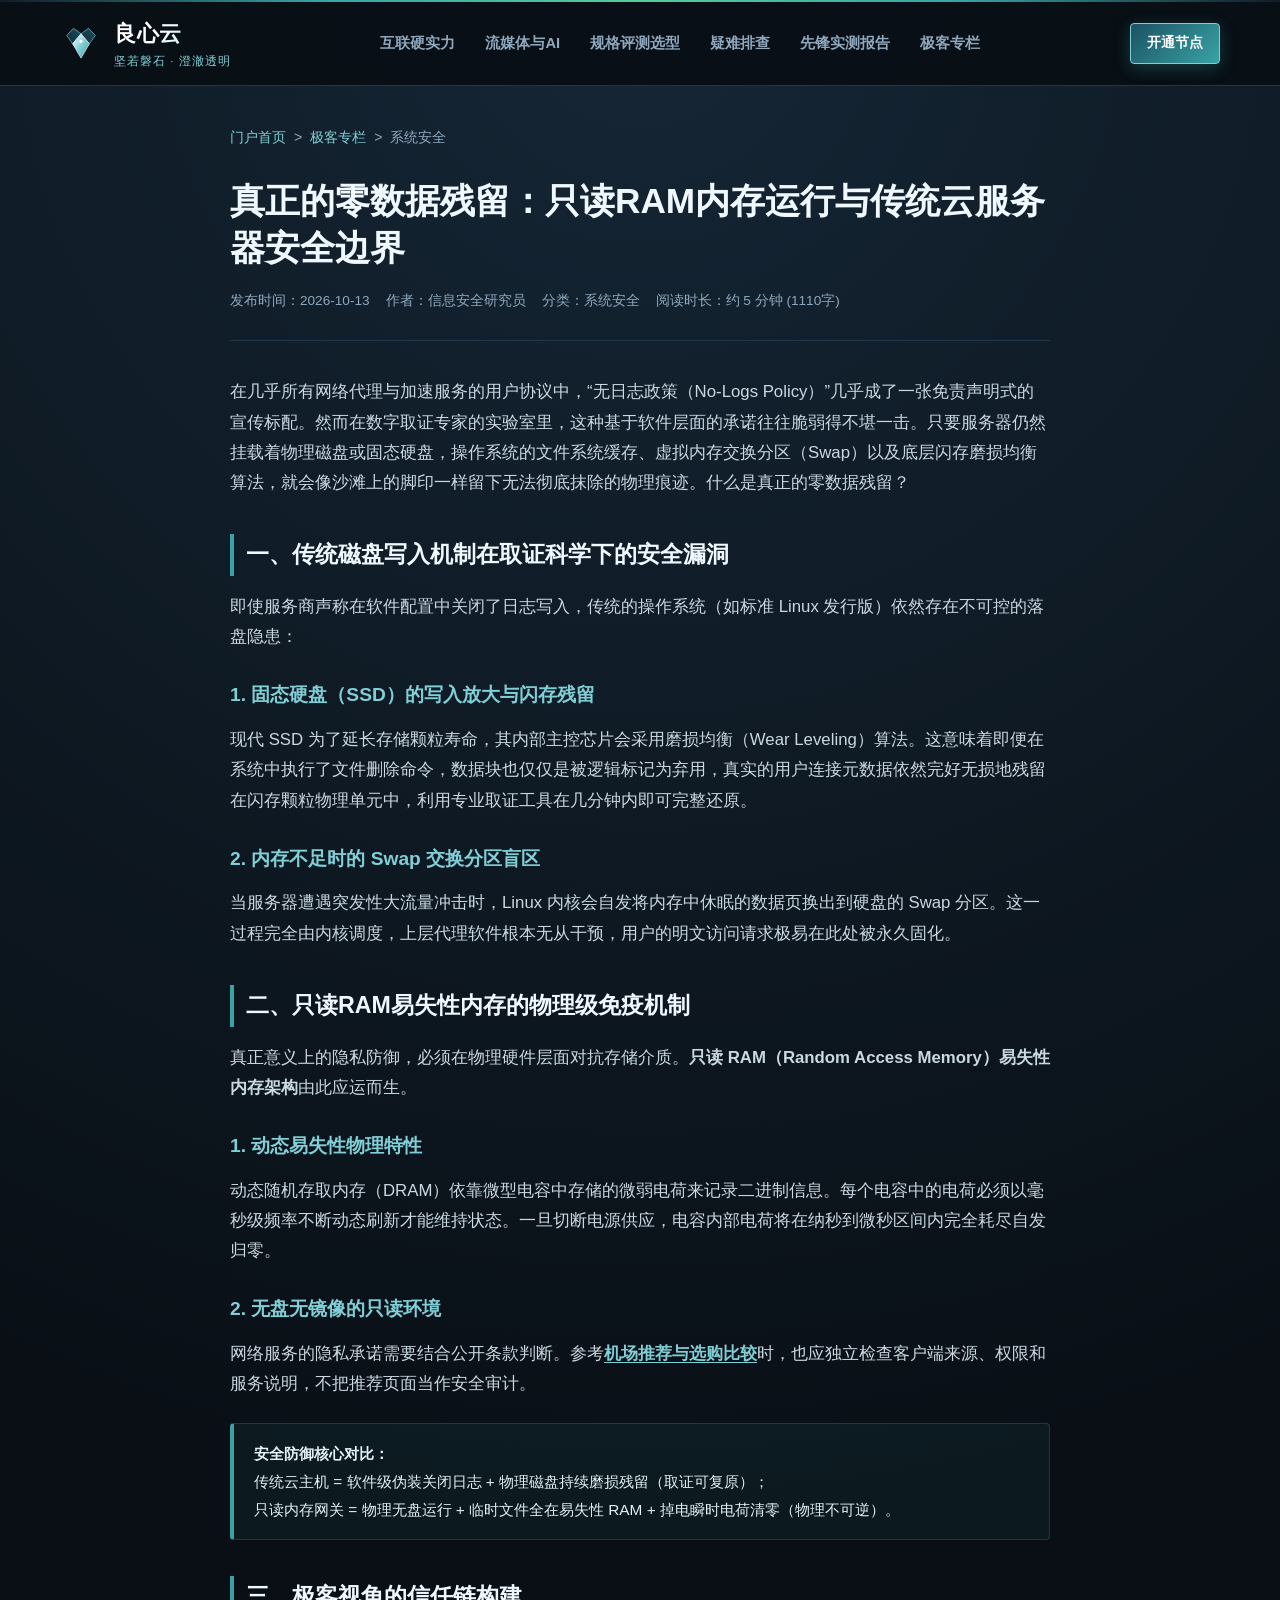
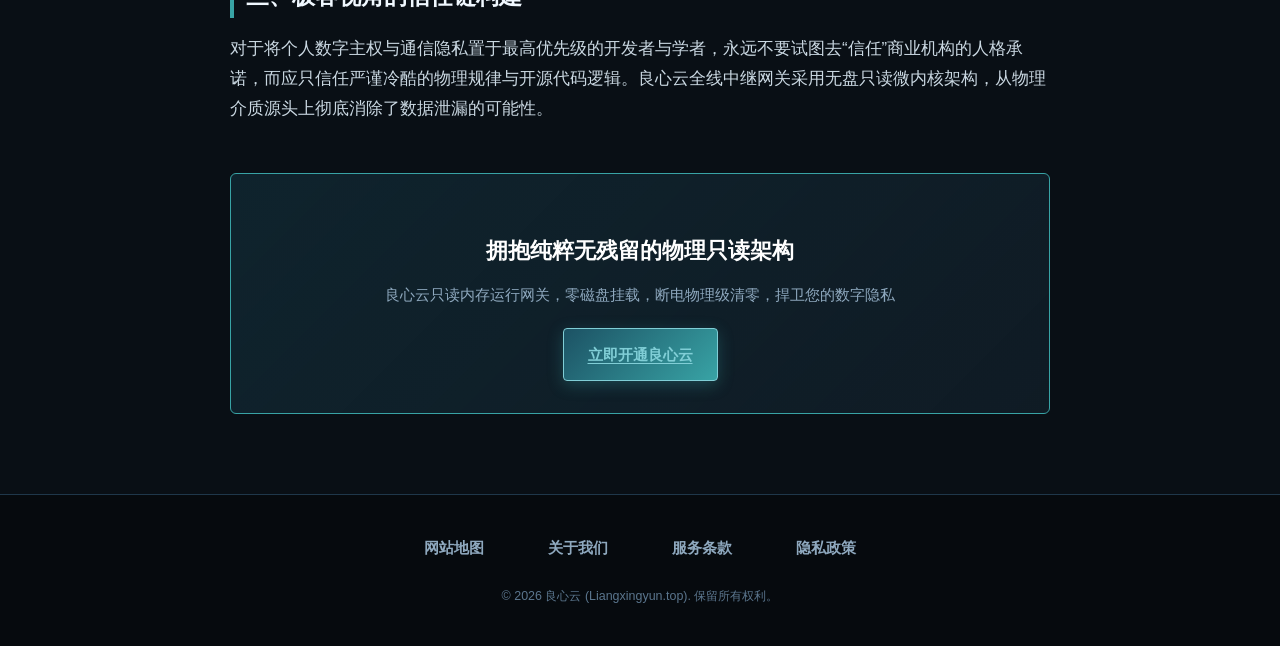
<file: ram-only-privacy-architecture.html>
<!DOCTYPE html>

<html lang="zh-CN">
<head>
<meta charset="utf-8"/>
<meta content="width=device-width, initial-scale=1" name="viewport"/>
<title>真正的零数据残留：只读RAM内存运行与传统云服务器安全边界 - 极客专栏</title>
<meta content="从数据取证与内存易失性物理原理出发，对比传统VPS硬盘写入与只读RAM内存运行网关在对抗审计与数据泄漏时的安全边界差异。" name="description"/>
<link href="style.css" rel="stylesheet"/>
<meta content="https://liangxingyun.top/ram-only-privacy-architecture.html" property="og:url"/>
<meta content="真正的零数据残留：只读RAM内存运行与传统云服务器安全边界 - 极客专栏" property="og:title"/>
<meta content="从数据取证与内存易失性物理原理出发，对比传统VPS硬盘写入与只读RAM内存运行网关在对抗审计与数据泄漏时的安全边界差异。" property="og:description"/>
<meta content="良心云" property="og:site_name"/>
<meta content="article" property="og:type"/>
<meta content="真正的零数据残留：只读RAM内存运行与传统云服务器安全边界 - 极客专栏" name="twitter:title"/>
<meta content="从数据取证与内存易失性物理原理出发，对比传统VPS硬盘写入与只读RAM内存运行网关在对抗审计与数据泄漏时的安全边界差异。" name="twitter:description"/>
<link href="https://liangxingyun.top/ram-only-privacy-architecture.html" rel="canonical"/>
<script id="landing-maintenance-schema" type="application/ld+json">{"@context": "https://schema.org", "@type": "BreadcrumbList", "itemListElement": [{"@type": "ListItem", "position": 1, "name": "良心云机场", "item": "https://liangxingyun.top/"}, {"@type": "ListItem", "position": 2, "name": "真正的零数据残留：只读RAM内存运行与传统云服务器安全边界 - 极客专栏", "item": "https://liangxingyun.top/ram-only-privacy-architecture.html"}]}</script>
</head>
<body>
<!-- 顶部寒晶导航 -->
<header class="polar-navbar">
<div class="polar-ice-trim"></div>
<div class="polar-nav-wrap">
<a class="polar-logo-group" href="index.html" title="良心云极客节点门户">
<svg class="polar-logo-svg" fill="none" viewbox="0 0 100 100" xmlns="http://www.w3.org/2000/svg">
<defs>
<lineargradient id="iceHeartGradArt2" x1="0%" x2="100%" y1="0%" y2="100%">
<stop offset="0%" stop-color="#ffffff"></stop>
<stop offset="50%" stop-color="#80ced6"></stop>
<stop offset="100%" stop-color="#38a3a5"></stop>
</lineargradient>
<lineargradient id="facetDeepGradArt2" x1="100%" x2="0%" y1="0%" y2="100%">
<stop offset="0%" stop-color="#1c5264"></stop>
<stop offset="100%" stop-color="#0e2832"></stop>
</lineargradient>
</defs>
<polygon fill="url(#facetDeepGradArt2)" points="50,28 32,15 16,32 30,52 50,28" stroke="#80ced6" stroke-width="1.5"></polygon>
<polygon fill="url(#facetDeepGradArt2)" points="50,28 68,15 84,32 70,52 50,28" stroke="#80ced6" stroke-width="1.5"></polygon>
<polygon fill="url(#iceHeartGradArt2)" points="30,52 50,28 70,52 50,86 30,52" stroke="#ffffff" stroke-width="1.5"></polygon>
<circle cx="50" cy="46" fill="#ffffff" r="4"></circle>
</svg>
<div class="polar-brand-text">
<span class="polar-title">良心云</span>
<span class="polar-tagline">坚若磐石 · 澄澈透明</span>
</div>
</a>
<!-- 纯CSS响应式移动端导航开关 -->
<input aria-label="切换移动端导航" class="mobile-nav-input" id="polarNavToggle" type="checkbox"/>
<nav class="polar-nav-menu">
<ul class="polar-nav-list">
<li><a class="polar-nav-link" href="index.html#network-power">互联硬实力</a></li>
<li><a class="polar-nav-link" href="index.html#stream-ai">流媒体与AI</a></li>
<li><a class="polar-nav-link" href="index.html#spec-pricing">规格评测选型</a></li>
<li><a class="polar-nav-link" href="index.html#troubleshooting">疑难排查</a></li>
<li><a class="polar-nav-link" href="index.html#reports">先锋实测报告</a></li>
<li><a class="polar-nav-link active" href="journal.html">极客专栏</a></li>
</ul>
</nav>
<div class="polar-nav-right">
<a class="btn-polar btn-polar-primary btn-polar-sm" href="https://ww012.twilightaff.com/#/?code=A56DH1Af" rel="nofollow noopener sponsored" target="_blank">
          开通节点
        </a>
<label aria-label="打开/关闭导航菜单" class="mobile-nav-toggle-btn" for="polarNavToggle">
<span class="hamburger-line"></span>
<span class="hamburger-line"></span>
<span class="hamburger-line"></span>
</label>
</div>
</div>
</header>
<!-- 文章正文区域 -->
<main class="polar-layout">
<div class="polar-article-wrap">
<nav class="polar-breadcrumb">
<a href="index.html">门户首页</a> &gt; <a href="journal.html">极客专栏</a> &gt; <span>系统安全</span>
</nav>
<header class="polar-article-header">
<h1 class="polar-article-title">真正的零数据残留：只读RAM内存运行与传统云服务器安全边界</h1>
<div class="polar-article-meta">
<span>发布时间：2026-10-13</span>
<span>作者：信息安全研究员</span>
<span>分类：系统安全</span>
<span>阅读时长：约 5 分钟 (1110字)</span>
</div>
</header>
<article class="polar-article-body">
<p>
          在几乎所有网络代理与加速服务的用户协议中，“无日志政策（No-Logs Policy）”几乎成了一张免责声明式的宣传标配。然而在数字取证专家的实验室里，这种基于软件层面的承诺往往脆弱得不堪一击。只要服务器仍然挂载着物理磁盘或固态硬盘，操作系统的文件系统缓存、虚拟内存交换分区（Swap）以及底层闪存磨损均衡算法，就会像沙滩上的脚印一样留下无法彻底抹除的物理痕迹。什么是真正的零数据残留？
        </p>
<h2>一、传统磁盘写入机制在取证科学下的安全漏洞</h2>
<p>
          即使服务商声称在软件配置中关闭了日志写入，传统的操作系统（如标准 Linux 发行版）依然存在不可控的落盘隐患：
        </p>
<h3>1. 固态硬盘（SSD）的写入放大与闪存残留</h3>
<p>
          现代 SSD 为了延长存储颗粒寿命，其内部主控芯片会采用磨损均衡（Wear Leveling）算法。这意味着即便在系统中执行了文件删除命令，数据块也仅仅是被逻辑标记为弃用，真实的用户连接元数据依然完好无损地残留在闪存颗粒物理单元中，利用专业取证工具在几分钟内即可完整还原。
        </p>
<h3>2. 内存不足时的 Swap 交换分区盲区</h3>
<p>
          当服务器遭遇突发性大流量冲击时，Linux 内核会自发将内存中休眠的数据页换出到硬盘的 Swap 分区。这一过程完全由内核调度，上层代理软件根本无从干预，用户的明文访问请求极易在此处被永久固化。
        </p>
<h2>二、只读RAM易失性内存的物理级免疫机制</h2>
<p>
          真正意义上的隐私防御，必须在物理硬件层面对抗存储介质。<strong>只读 RAM（Random Access Memory）易失性内存架构</strong>由此应运而生。
        </p>
<h3>1. 动态易失性物理特性</h3>
<p>
          动态随机存取内存（DRAM）依靠微型电容中存储的微弱电荷来记录二进制信息。每个电容中的电荷必须以毫秒级频率不断动态刷新才能维持状态。一旦切断电源供应，电容内部电荷将在纳秒到微秒区间内完全耗尽自发归零。
        </p>
<h3>2. 无盘无镜像的只读环境</h3>
<p>网络服务的隐私承诺需要结合公开条款判断。参考<a href="https://jichangtuijan.top/" rel="sponsored nofollow noopener" target="_blank">机场推荐与选购比较</a>时，也应独立检查客户端来源、权限和服务说明，不把推荐页面当作安全审计。</p>
<div class="polar-article-callout">
<strong>安全防御核心对比：</strong><br/>
          传统云主机 = 软件级伪装关闭日志 + 物理磁盘持续磨损残留（取证可复原）；<br/>
          只读内存网关 = 物理无盘运行 + 临时文件全在易失性 RAM + 掉电瞬时电荷清零（物理不可逆）。
        </div>
<h2>三、极客视角的信任链构建</h2>
<p>
          对于将个人数字主权与通信隐私置于最高优先级的开发者与学者，永远不要试图去“信任”商业机构的人格承诺，而应只信任严谨冷酷的物理规律与开源代码逻辑。良心云全线中继网关采用无盘只读微内核架构，从物理介质源头上彻底消除了数据泄漏的可能性。
        </p>
<div class="polar-article-cta">
<h3>拥抱纯粹无残留的物理只读架构</h3>
<p>良心云只读内存运行网关，零磁盘挂载，断电物理级清零，捍卫您的数字隐私</p>
<a class="btn-polar btn-polar-primary" href="https://ww012.twilightaff.com/#/?code=A56DH1Af" rel="nofollow noopener sponsored" target="_blank">
            立即开通良心云
          </a>
</div>
</article>
</div>
</main>
<!-- 页脚 -->
<footer class="polar-footer">
<div class="polar-layout">
<ul class="polar-footer-list">
<li><a href="sitemap.html">网站地图</a></li>
<li><a href="about.html">关于我们</a></li>
<li><a href="terms.html">服务条款</a></li>
<li><a href="privacy.html">隐私政策</a></li>
</ul>
<div class="polar-copy">
        © 2026 良心云 (Liangxingyun.top). 保留所有权利。
      </div>
</div>
</footer>
<!-- 移动端导航点击后自动收起微脚本 (原生无依赖) -->
<script>
    document.querySelectorAll('.polar-nav-link').forEach(function(l) {
      l.addEventListener('click', function() {
        var t = document.getElementById('polarNavToggle');
        if (t) t.checked = false;
      });
    });
  </script>
</body>
</html>
</file>
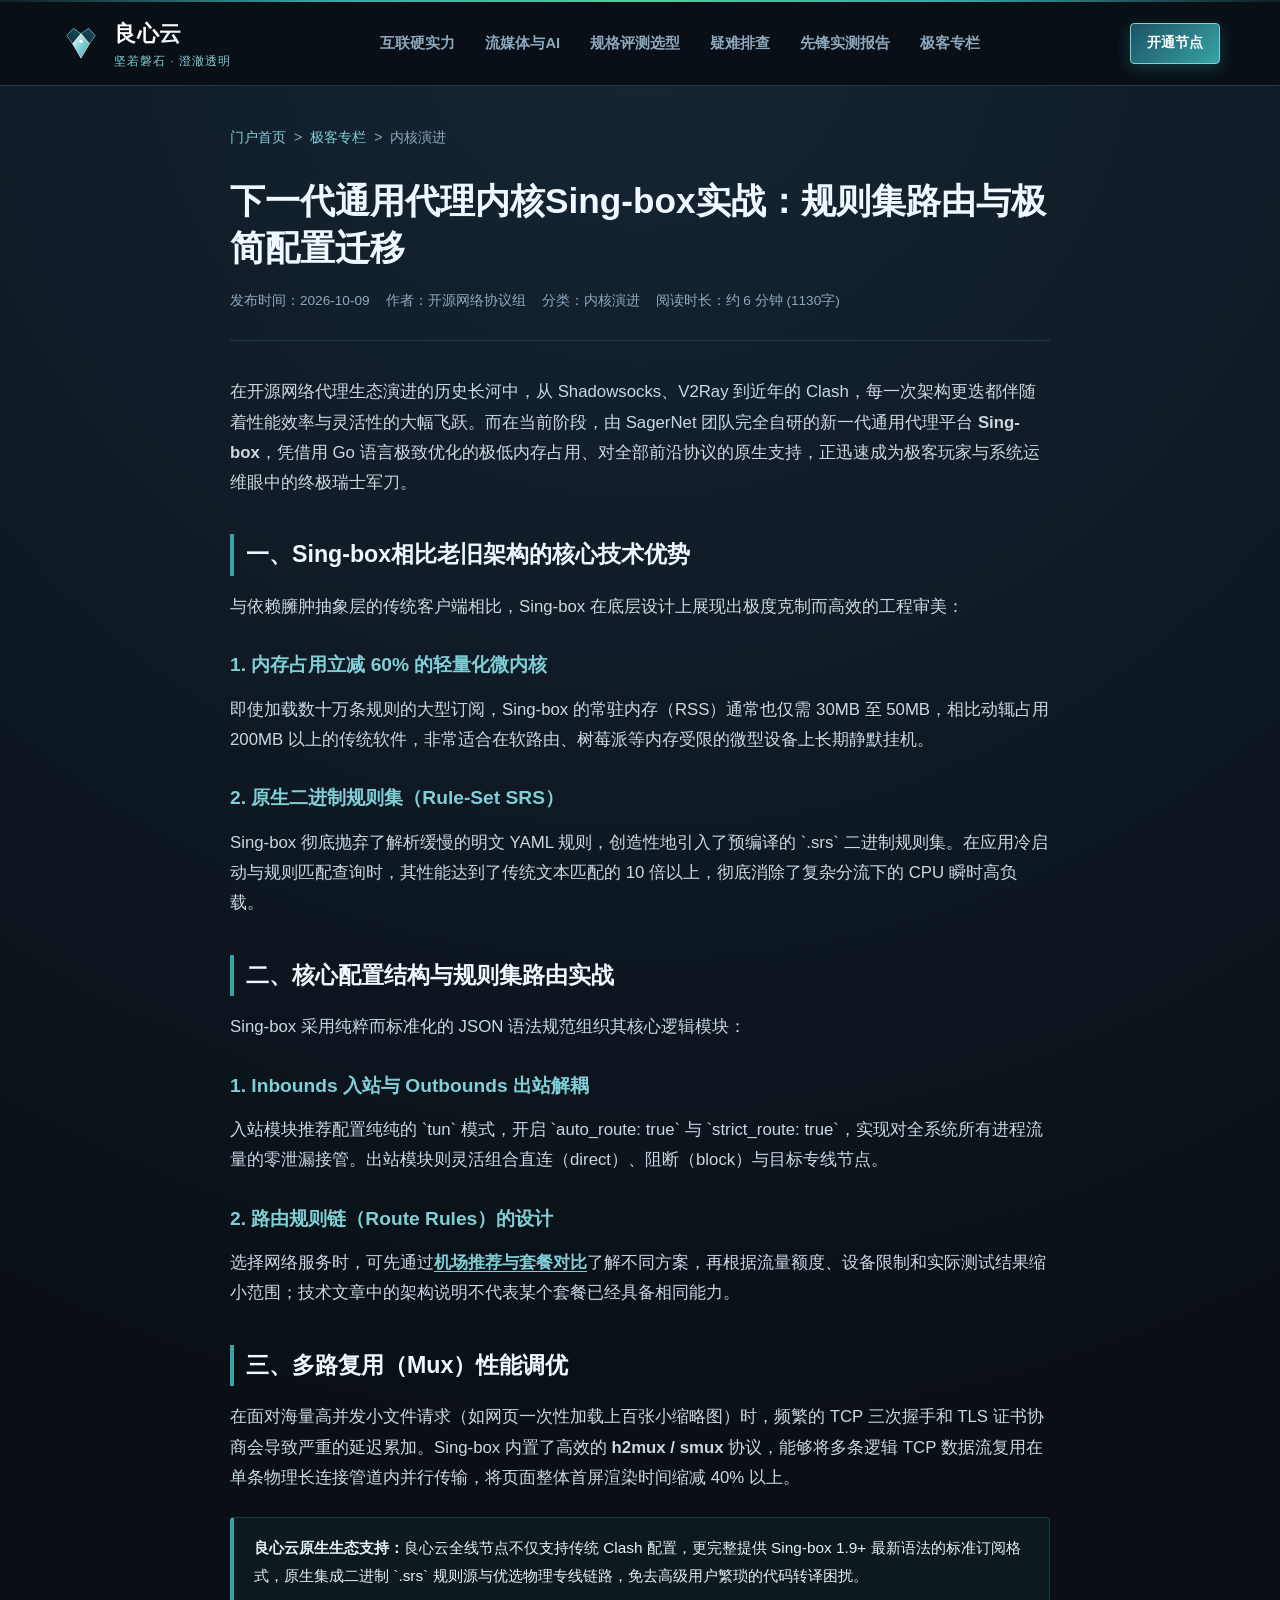
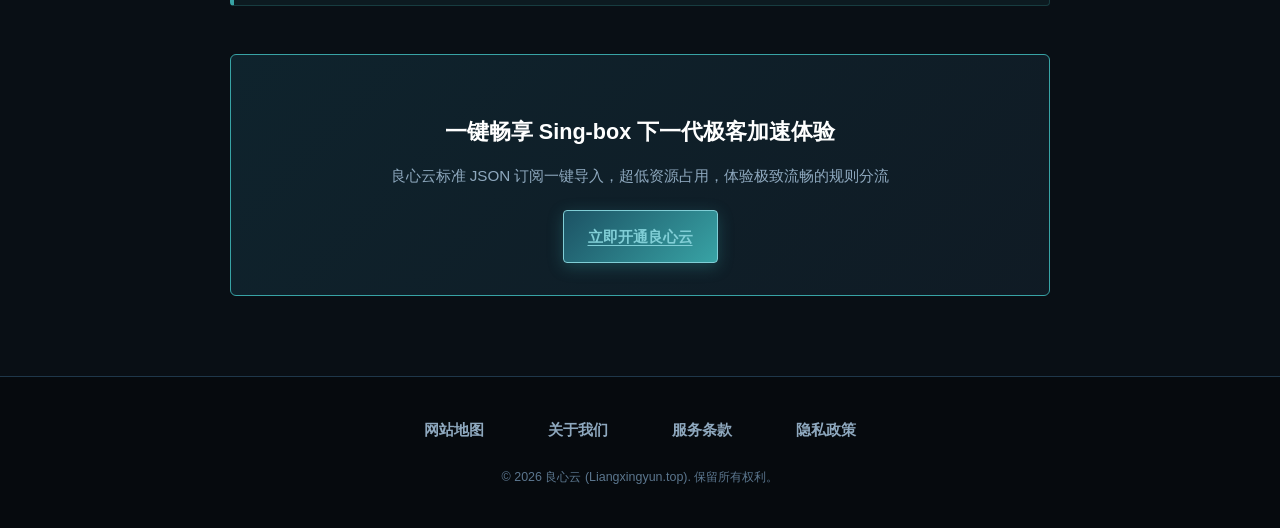
<file: sing-box-nextgen-routing.html>
<!DOCTYPE html>

<html lang="zh-CN">
<head>
<meta charset="utf-8"/>
<meta content="width=device-width, initial-scale=1" name="viewport"/>
<title>下一代通用代理内核Sing-box实战：规则集路由与极简配置迁移 - 极客专栏</title>
<meta content="深入拆解通用代理平台Sing-box的核心架构优势。演示二进制规则集编译优化、多路复用Mux吞吐与Clash老旧配置平滑迁移全指南。" name="description"/>
<link href="style.css" rel="stylesheet"/>
<meta content="https://liangxingyun.top/sing-box-nextgen-routing.html" property="og:url"/>
<meta content="下一代通用代理内核Sing-box实战：规则集路由与极简配置迁移 - 极客专栏" property="og:title"/>
<meta content="深入拆解通用代理平台Sing-box的核心架构优势。演示二进制规则集编译优化、多路复用Mux吞吐与Clash老旧配置平滑迁移全指南。" property="og:description"/>
<meta content="良心云" property="og:site_name"/>
<meta content="article" property="og:type"/>
<meta content="下一代通用代理内核Sing-box实战：规则集路由与极简配置迁移 - 极客专栏" name="twitter:title"/>
<meta content="深入拆解通用代理平台Sing-box的核心架构优势。演示二进制规则集编译优化、多路复用Mux吞吐与Clash老旧配置平滑迁移全指南。" name="twitter:description"/>
<link href="https://liangxingyun.top/sing-box-nextgen-routing.html" rel="canonical"/>
<script id="landing-maintenance-schema" type="application/ld+json">{"@context": "https://schema.org", "@type": "BreadcrumbList", "itemListElement": [{"@type": "ListItem", "position": 1, "name": "良心云机场", "item": "https://liangxingyun.top/"}, {"@type": "ListItem", "position": 2, "name": "下一代通用代理内核Sing-box实战：规则集路由与极简配置迁移 - 极客专栏", "item": "https://liangxingyun.top/sing-box-nextgen-routing.html"}]}</script>
</head>
<body>
<!-- 顶部寒晶导航 -->
<header class="polar-navbar">
<div class="polar-ice-trim"></div>
<div class="polar-nav-wrap">
<a class="polar-logo-group" href="index.html" title="良心云极客节点门户">
<svg class="polar-logo-svg" fill="none" viewbox="0 0 100 100" xmlns="http://www.w3.org/2000/svg">
<defs>
<lineargradient id="iceHeartGradArt6" x1="0%" x2="100%" y1="0%" y2="100%">
<stop offset="0%" stop-color="#ffffff"></stop>
<stop offset="50%" stop-color="#80ced6"></stop>
<stop offset="100%" stop-color="#38a3a5"></stop>
</lineargradient>
<lineargradient id="facetDeepGradArt6" x1="100%" x2="0%" y1="0%" y2="100%">
<stop offset="0%" stop-color="#1c5264"></stop>
<stop offset="100%" stop-color="#0e2832"></stop>
</lineargradient>
</defs>
<polygon fill="url(#facetDeepGradArt6)" points="50,28 32,15 16,32 30,52 50,28" stroke="#80ced6" stroke-width="1.5"></polygon>
<polygon fill="url(#facetDeepGradArt6)" points="50,28 68,15 84,32 70,52 50,28" stroke="#80ced6" stroke-width="1.5"></polygon>
<polygon fill="url(#iceHeartGradArt6)" points="30,52 50,28 70,52 50,86 30,52" stroke="#ffffff" stroke-width="1.5"></polygon>
<circle cx="50" cy="46" fill="#ffffff" r="4"></circle>
</svg>
<div class="polar-brand-text">
<span class="polar-title">良心云</span>
<span class="polar-tagline">坚若磐石 · 澄澈透明</span>
</div>
</a>
<!-- 纯CSS响应式移动端导航开关 -->
<input aria-label="切换移动端导航" class="mobile-nav-input" id="polarNavToggle" type="checkbox"/>
<nav class="polar-nav-menu">
<ul class="polar-nav-list">
<li><a class="polar-nav-link" href="index.html#network-power">互联硬实力</a></li>
<li><a class="polar-nav-link" href="index.html#stream-ai">流媒体与AI</a></li>
<li><a class="polar-nav-link" href="index.html#spec-pricing">规格评测选型</a></li>
<li><a class="polar-nav-link" href="index.html#troubleshooting">疑难排查</a></li>
<li><a class="polar-nav-link" href="index.html#reports">先锋实测报告</a></li>
<li><a class="polar-nav-link active" href="journal.html">极客专栏</a></li>
</ul>
</nav>
<div class="polar-nav-right">
<a class="btn-polar btn-polar-primary btn-polar-sm" href="https://ww012.twilightaff.com/#/?code=A56DH1Af" rel="nofollow noopener sponsored" target="_blank">
          开通节点
        </a>
<label aria-label="打开/关闭导航菜单" class="mobile-nav-toggle-btn" for="polarNavToggle">
<span class="hamburger-line"></span>
<span class="hamburger-line"></span>
<span class="hamburger-line"></span>
</label>
</div>
</div>
</header>
<!-- 文章正文区域 -->
<main class="polar-layout">
<div class="polar-article-wrap">
<nav class="polar-breadcrumb">
<a href="index.html">门户首页</a> &gt; <a href="journal.html">极客专栏</a> &gt; <span>内核演进</span>
</nav>
<header class="polar-article-header">
<h1 class="polar-article-title">下一代通用代理内核Sing-box实战：规则集路由与极简配置迁移</h1>
<div class="polar-article-meta">
<span>发布时间：2026-10-09</span>
<span>作者：开源网络协议组</span>
<span>分类：内核演进</span>
<span>阅读时长：约 6 分钟 (1130字)</span>
</div>
</header>
<article class="polar-article-body">
<p>
          在开源网络代理生态演进的历史长河中，从 Shadowsocks、V2Ray 到近年的 Clash，每一次架构更迭都伴随着性能效率与灵活性的大幅飞跃。而在当前阶段，由 SagerNet 团队完全自研的新一代通用代理平台 <strong>Sing-box</strong>，凭借用 Go 语言极致优化的极低内存占用、对全部前沿协议的原生支持，正迅速成为极客玩家与系统运维眼中的终极瑞士军刀。
        </p>
<h2>一、Sing-box相比老旧架构的核心技术优势</h2>
<p>
          与依赖臃肿抽象层的传统客户端相比，Sing-box 在底层设计上展现出极度克制而高效的工程审美：
        </p>
<h3>1. 内存占用立减 60% 的轻量化微内核</h3>
<p>
          即使加载数十万条规则的大型订阅，Sing-box 的常驻内存（RSS）通常也仅需 30MB 至 50MB，相比动辄占用 200MB 以上的传统软件，非常适合在软路由、树莓派等内存受限的微型设备上长期静默挂机。
        </p>
<h3>2. 原生二进制规则集（Rule-Set SRS）</h3>
<p>
          Sing-box 彻底抛弃了解析缓慢的明文 YAML 规则，创造性地引入了预编译的 `.srs` 二进制规则集。在应用冷启动与规则匹配查询时，其性能达到了传统文本匹配的 10 倍以上，彻底消除了复杂分流下的 CPU 瞬时高负载。
        </p>
<h2>二、核心配置结构与规则集路由实战</h2>
<p>
          Sing-box 采用纯粹而标准化的 JSON 语法规范组织其核心逻辑模块：
        </p>
<h3>1. Inbounds 入站与 Outbounds 出站解耦</h3>
<p>
          入站模块推荐配置纯纯的 `tun` 模式，开启 `auto_route: true` 与 `strict_route: true`，实现对全系统所有进程流量的零泄漏接管。出站模块则灵活组合直连（direct）、阻断（block）与目标专线节点。
        </p>
<h3>2. 路由规则链（Route Rules）的设计</h3>
<p>选择网络服务时，可先通过<a href="https://jichangtuijan.top/" rel="sponsored nofollow noopener" target="_blank">机场推荐与套餐对比</a>了解不同方案，再根据流量额度、设备限制和实际测试结果缩小范围；技术文章中的架构说明不代表某个套餐已经具备相同能力。</p>
<h2>三、多路复用（Mux）性能调优</h2>
<p>
          在面对海量高并发小文件请求（如网页一次性加载上百张小缩略图）时，频繁的 TCP 三次握手和 TLS 证书协商会导致严重的延迟累加。Sing-box 内置了高效的 <strong>h2mux / smux</strong> 协议，能够将多条逻辑 TCP 数据流复用在单条物理长连接管道内并行传输，将页面整体首屏渲染时间缩减 40% 以上。
        </p>
<div class="polar-article-callout">
<strong>良心云原生生态支持：</strong>良心云全线节点不仅支持传统 Clash 配置，更完整提供 Sing-box 1.9+ 最新语法的标准订阅格式，原生集成二进制 `.srs` 规则源与优选物理专线链路，免去高级用户繁琐的代码转译困扰。
        </div>
<div class="polar-article-cta">
<h3>一键畅享 Sing-box 下一代极客加速体验</h3>
<p>良心云标准 JSON 订阅一键导入，超低资源占用，体验极致流畅的规则分流</p>
<a class="btn-polar btn-polar-primary" href="https://ww012.twilightaff.com/#/?code=A56DH1Af" rel="nofollow noopener sponsored" target="_blank">
            立即开通良心云
          </a>
</div>
</article>
</div>
</main>
<!-- 页脚 -->
<footer class="polar-footer">
<div class="polar-layout">
<ul class="polar-footer-list">
<li><a href="sitemap.html">网站地图</a></li>
<li><a href="about.html">关于我们</a></li>
<li><a href="terms.html">服务条款</a></li>
<li><a href="privacy.html">隐私政策</a></li>
</ul>
<div class="polar-copy">
        © 2026 良心云 (Liangxingyun.top). 保留所有权利。
      </div>
</div>
</footer>
<!-- 移动端导航点击后自动收起微脚本 (原生无依赖) -->
<script>
    document.querySelectorAll('.polar-nav-link').forEach(function(l) {
      l.addEventListener('click', function() {
        var t = document.getElementById('polarNavToggle');
        if (t) t.checked = false;
      });
    });
  </script>
</body>
</html>
</file>
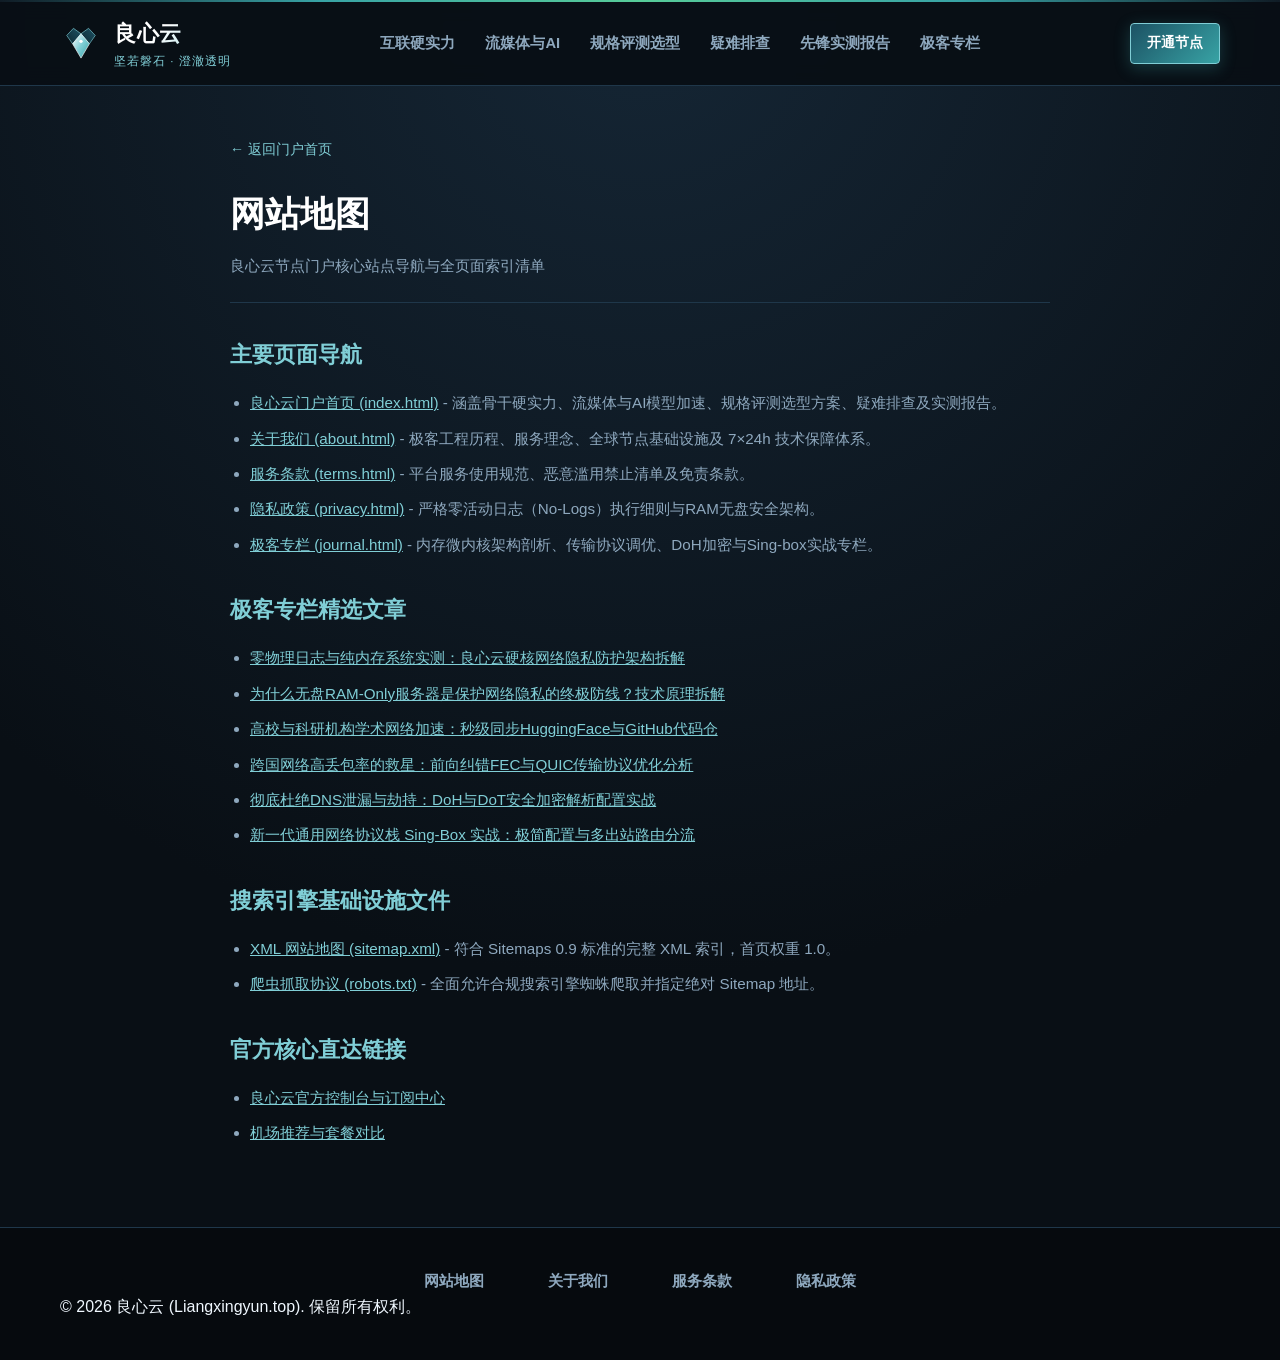
<file: sitemap.html>
<!DOCTYPE html>

<html lang="zh-CN">
<head>
<meta charset="utf-8"/>
<meta content="width=device-width, initial-scale=1" name="viewport"/>
<title>网站地图 - 良心云极客节点门户专线索引</title>
<meta content="良心云极客节点门户网站导航与各页面索引列表、极客专栏技术评测、XML网站地图及爬虫协议。" name="description"/>
<link href="https://liangxingyun.top/sitemap.html" rel="canonical"/>
<link href="style.css" rel="stylesheet"/>
<meta content="https://liangxingyun.top/sitemap.html" property="og:url"/>
<meta content="网站地图 - 良心云极客节点门户专线索引" property="og:title"/>
<meta content="良心云极客节点门户网站导航与各页面索引列表、极客专栏技术评测、XML网站地图及爬虫协议。" property="og:description"/>
<meta content="良心云" property="og:site_name"/>
<meta content="article" property="og:type"/>
<meta content="网站地图 - 良心云极客节点门户专线索引" name="twitter:title"/>
<meta content="良心云极客节点门户网站导航与各页面索引列表、极客专栏技术评测、XML网站地图及爬虫协议。" name="twitter:description"/>
<script id="landing-maintenance-schema" type="application/ld+json">{"@context": "https://schema.org", "@type": "BreadcrumbList", "itemListElement": [{"@type": "ListItem", "position": 1, "name": "良心云机场", "item": "https://liangxingyun.top/"}, {"@type": "ListItem", "position": 2, "name": "网站地图 - 良心云极客节点门户专线索引", "item": "https://liangxingyun.top/sitemap.html"}]}</script>
</head>
<body>
<header class="polar-navbar">
<div class="polar-ice-trim"></div>
<div class="polar-nav-wrap">
<a class="polar-logo-group" href="index.html" title="良心云极客节点门户">
<svg aria-label="良心云晶钻冰棱之心徽标" class="polar-logo-svg" fill="none" role="img" viewbox="0 0 100 100" xmlns="http://www.w3.org/2000/svg">
<defs>
<lineargradient id="iceHeartGradMap" x1="0%" x2="100%" y1="0%" y2="100%">
<stop offset="0%" stop-color="#ffffff"></stop>
<stop offset="50%" stop-color="#80ced6"></stop>
<stop offset="100%" stop-color="#38a3a5"></stop>
</lineargradient>
<lineargradient id="facetDeepGradMap" x1="100%" x2="0%" y1="0%" y2="100%">
<stop offset="0%" stop-color="#1c5264"></stop>
<stop offset="100%" stop-color="#0e2832"></stop>
</lineargradient>
</defs>
<polygon fill="url(#facetDeepGradMap)" points="50,28 32,15 16,32 30,52 50,28" stroke="#80ced6" stroke-width="1.5"></polygon>
<polygon fill="url(#facetDeepGradMap)" points="50,28 68,15 84,32 70,52 50,28" stroke="#80ced6" stroke-width="1.5"></polygon>
<polygon fill="url(#iceHeartGradMap)" points="30,52 50,28 70,52 50,86 30,52" stroke="#ffffff" stroke-width="1.5"></polygon>
<circle cx="50" cy="46" fill="#ffffff" r="4"></circle>
</svg>
<div class="polar-brand-text">
<span class="polar-title">良心云</span>
<span class="polar-tagline">坚若磐石 · 澄澈透明</span>
</div>
</a>
<!-- 导航菜单：包含所有板块标题 -->
<!-- 纯CSS响应式移动端导航开关 -->
<input aria-label="切换移动端导航" class="mobile-nav-input" id="polarNavToggle" type="checkbox"/>
<nav class="polar-nav-menu">
<ul class="polar-nav-list">
<li><a class="polar-nav-link" href="index.html#network-power">互联硬实力</a></li>
<li><a class="polar-nav-link" href="index.html#stream-ai">流媒体与AI</a></li>
<li><a class="polar-nav-link" href="index.html#spec-pricing">规格评测选型</a></li>
<li><a class="polar-nav-link" href="index.html#troubleshooting">疑难排查</a></li>
<li><a class="polar-nav-link" href="index.html#reports">先锋实测报告</a></li>
<li><a class="polar-nav-link" href="journal.html">极客专栏</a></li>
</ul>
</nav>
<!-- 1个核心 CTA 按钮 -->
<div class="polar-nav-right">
<a class="btn-polar btn-polar-primary btn-polar-sm" href="https://ww012.twilightaff.com/#/?code=A56DH1Af" rel="nofollow noopener sponsored" target="_blank">
          开通节点
        </a>
<label aria-label="打开/关闭导航菜单" class="mobile-nav-toggle-btn" for="polarNavToggle">
<span class="hamburger-line"></span>
<span class="hamburger-line"></span>
<span class="hamburger-line"></span>
</label>
</div>
</div>
</header>
<main class="polar-layout polar-subpage-wrap">
<a class="polar-back-link" href="index.html">← 返回门户首页</a>
<div class="polar-sub-header">
<h1 class="polar-sub-title">网站地图</h1>
<p class="polar-sub-desc">良心云节点门户核心站点导航与全页面索引清单</p>
</div>
<div class="polar-sub-content">
<h2>主要页面导航</h2>
<ul>
<li><a href="index.html" style="color: #80ced6; text-decoration: underline;">良心云门户首页 (index.html)</a> - 涵盖骨干硬实力、流媒体与AI模型加速、规格评测选型方案、疑难排查及实测报告。</li>
<li><a href="about.html" style="color: #80ced6; text-decoration: underline;">关于我们 (about.html)</a> - 极客工程历程、服务理念、全球节点基础设施及 7×24h 技术保障体系。</li>
<li><a href="terms.html" style="color: #80ced6; text-decoration: underline;">服务条款 (terms.html)</a> - 平台服务使用规范、恶意滥用禁止清单及免责条款。</li>
<li><a href="privacy.html" style="color: #80ced6; text-decoration: underline;">隐私政策 (privacy.html)</a> - 严格零活动日志（No-Logs）执行细则与RAM无盘安全架构。</li>
<li><a href="journal.html" style="color: #80ced6; text-decoration: underline;">极客专栏 (journal.html)</a> - 内存微内核架构剖析、传输协议调优、DoH加密与Sing-box实战专栏。</li>
</ul>
<h2>极客专栏精选文章</h2>
<ul>
<li><a href="diskless-ram-gateway-review.html" style="color: #80ced6; text-decoration: underline;">零物理日志与纯内存系统实测：良心云硬核网络隐私防护架构拆解</a></li>
<li><a href="ram-only-privacy-architecture.html" style="color: #80ced6; text-decoration: underline;">为什么无盘RAM-Only服务器是保护网络隐私的终极防线？技术原理拆解</a></li>
<li><a href="academic-arxiv-huggingface-acceleration.html" style="color: #80ced6; text-decoration: underline;">高校与科研机构学术网络加速：秒级同步HuggingFace与GitHub代码仓</a></li>
<li><a href="packet-loss-mitigation-protocols.html" style="color: #80ced6; text-decoration: underline;">跨国网络高丢包率的救星：前向纠错FEC与QUIC传输协议优化分析</a></li>
<li><a href="dns-leak-doh-dot-defense.html" style="color: #80ced6; text-decoration: underline;">彻底杜绝DNS泄漏与劫持：DoH与DoT安全加密解析配置实战</a></li>
<li><a href="sing-box-nextgen-routing.html" style="color: #80ced6; text-decoration: underline;">新一代通用网络协议栈 Sing-Box 实战：极简配置与多出站路由分流</a></li>
</ul>
<h2>搜索引擎基础设施文件</h2>
<ul>
<li><a href="sitemap.xml" style="color: #80ced6; text-decoration: underline;">XML 网站地图 (sitemap.xml)</a> - 符合 Sitemaps 0.9 标准的完整 XML 索引，首页权重 1.0。</li>
<li><a href="robots.txt" style="color: #80ced6; text-decoration: underline;">爬虫抓取协议 (robots.txt)</a> - 全面允许合规搜索引擎蜘蛛爬取并指定绝对 Sitemap 地址。</li>
</ul>
<h2>官方核心直达链接</h2>
<ul>
<li><a href="https://ww012.twilightaff.com/#/?code=A56DH1Af" rel="nofollow noopener sponsored" style="color: #80ced6; text-decoration: underline;" target="_blank">良心云官方控制台与订阅中心</a></li>
<li><a href="https://jichangtuijan.top/" rel="sponsored nofollow noopener" style="color: #80ced6; text-decoration: underline;" target="_blank">机场推荐与套餐对比</a></li>
</ul>
</div>
</main>
<footer class="polar-footer">
<div class="polar-layout">
<ul class="polar-footer-list">
<li><a href="sitemap.html">网站地图</a></li>
<li><a href="about.html">关于我们</a></li>
<li><a href="terms.html">服务条款</a></li>
<li><a href="privacy.html">隐私政策</a></li>
</ul>
<div class="footer-copy">
        © 2026 良心云 (Liangxingyun.top). 保留所有权利。
      </div>
</div>
</footer>
<!-- 移动端导航点击后自动收起微脚本 (原生无依赖) -->
<script>
    document.querySelectorAll('.polar-nav-link').forEach(function(l) {
      l.addEventListener('click', function() {
        var t = document.getElementById('polarNavToggle');
        if (t) t.checked = false;
      });
    });
  </script>
</body>
</html>
</file>
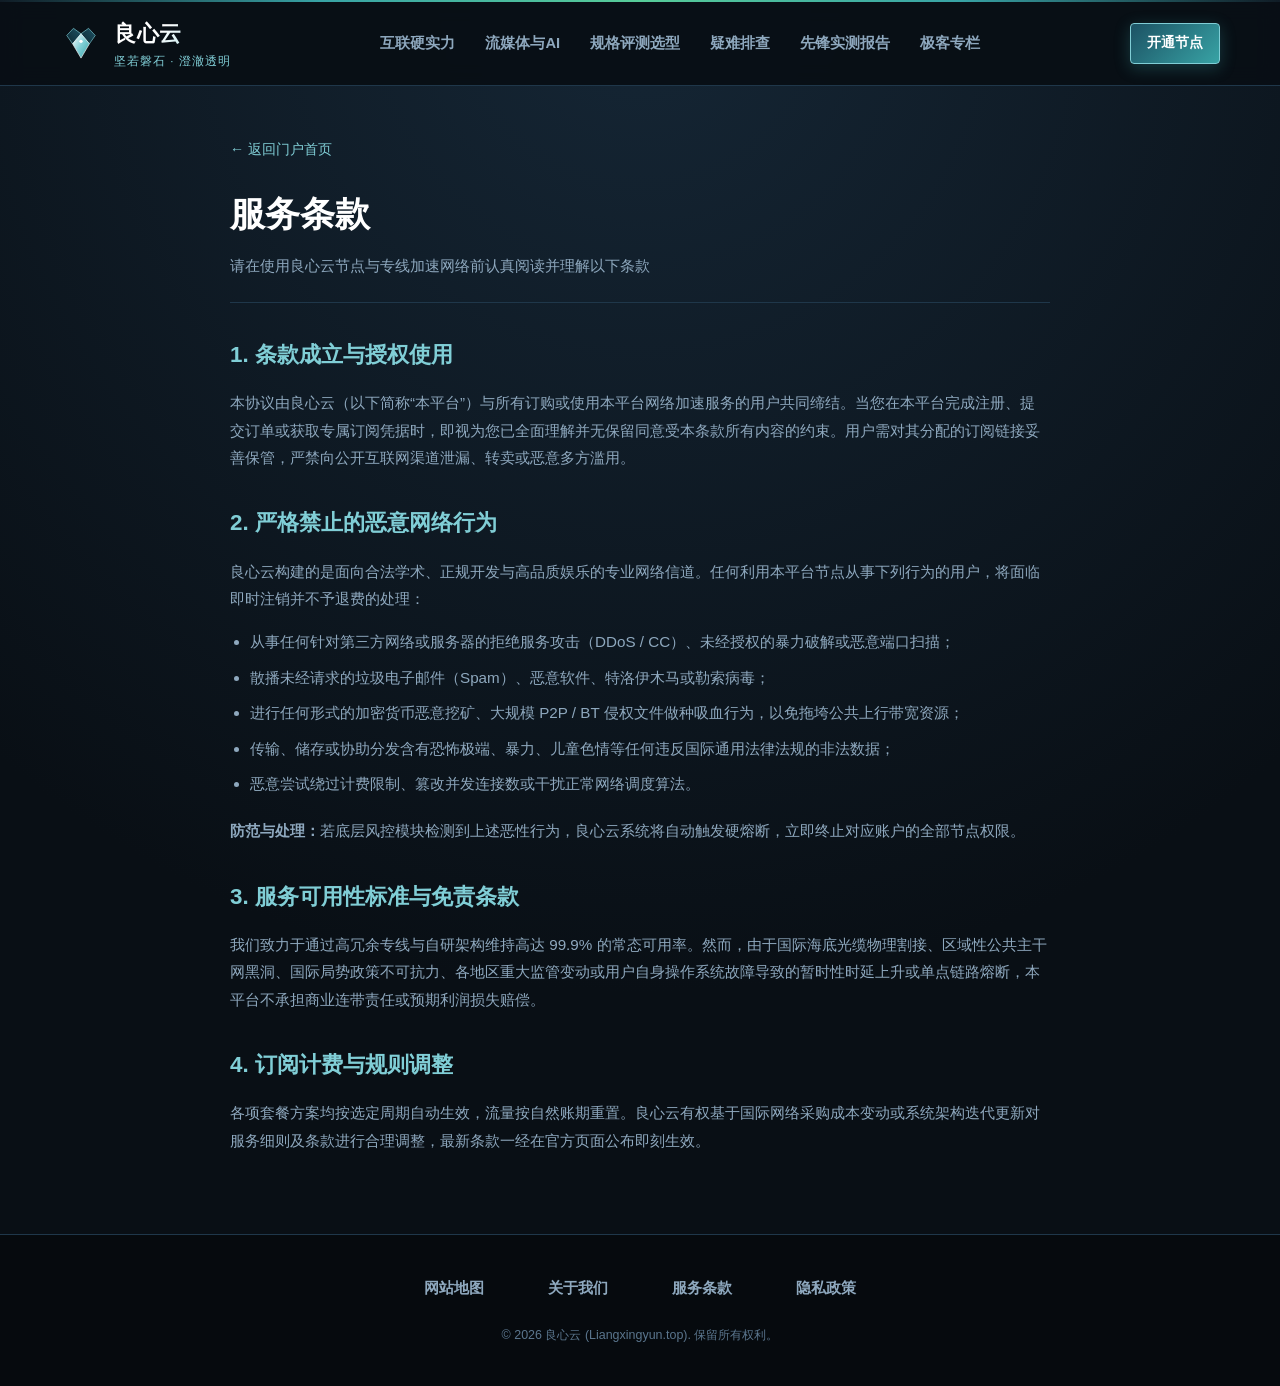
<file: terms.html>
<!DOCTYPE html>
<html lang="zh-CN">
<head>
  <meta charset="UTF-8">
  <meta name="viewport" content="width=device-width, initial-scale=1">
  <title>服务条款 - 良心云</title>
  <meta name="description" content="良心云极客节点服务协议、禁止行为清单与免责声明。">
  <link rel="stylesheet" href="style.css">

<meta property="og:url" content="https://liangxingyun.top/terms.html">
<meta property="og:title" content="服务条款 - 良心云">
<meta property="og:description" content="良心云极客节点服务协议、禁止行为清单与免责声明。">
<meta property="og:site_name" content="良心云">
<meta property="og:type" content="article">
<meta name="twitter:title" content="服务条款 - 良心云">
<meta name="twitter:description" content="良心云极客节点服务协议、禁止行为清单与免责声明。">
<link rel="canonical" href="https://liangxingyun.top/terms.html">
<script id="landing-maintenance-schema" type="application/ld+json">{"@context": "https://schema.org", "@type": "BreadcrumbList", "itemListElement": [{"@type": "ListItem", "position": 1, "name": "良心云机场", "item": "https://liangxingyun.top/"}, {"@type": "ListItem", "position": 2, "name": "服务条款 - 良心云", "item": "https://liangxingyun.top/terms.html"}]}</script>
</head>
<body>

  <header class="polar-navbar">
    <div class="polar-ice-trim"></div>
    <div class="polar-nav-wrap">
      <a href="index.html" class="polar-logo-group">
        <svg class="polar-logo-svg" viewBox="0 0 100 100" fill="none" xmlns="http://www.w3.org/2000/svg">
          <defs>
            <linearGradient id="iceHeartGradTrm" x1="0%" y1="0%" x2="100%" y2="100%">
              <stop offset="0%" stop-color="#ffffff" />
              <stop offset="50%" stop-color="#80ced6" />
              <stop offset="100%" stop-color="#38a3a5" />
            </linearGradient>
            <linearGradient id="facetDeepGradTrm" x1="100%" y1="0%" x2="0%" y2="100%">
              <stop offset="0%" stop-color="#1c5264" />
              <stop offset="100%" stop-color="#0e2832" />
            </linearGradient>
          </defs>
          <polygon points="50,28 32,15 16,32 30,52 50,28" fill="url(#facetDeepGradTrm)" stroke="#80ced6" stroke-width="1.5" />
          <polygon points="50,28 68,15 84,32 70,52 50,28" fill="url(#facetDeepGradTrm)" stroke="#80ced6" stroke-width="1.5" />
          <polygon points="30,52 50,28 70,52 50,86 30,52" fill="url(#iceHeartGradTrm)" stroke="#ffffff" stroke-width="1.5" />
          <circle cx="50" cy="46" r="4" fill="#ffffff" />
        </svg>
        <div class="polar-brand-text">
          <span class="polar-title">良心云</span>
          <span class="polar-tagline">坚若磐石 · 澄澈透明</span>
        </div>
      </a>

      <!-- 导航菜单：包含所有板块标题 -->
      <!-- 纯CSS响应式移动端导航开关 -->
      <input type="checkbox" id="polarNavToggle" class="mobile-nav-input" aria-label="切换移动端导航">

      <nav class="polar-nav-menu">
        <ul class="polar-nav-list">
          <li><a href="index.html#network-power" class="polar-nav-link">互联硬实力</a></li>
          <li><a href="index.html#stream-ai" class="polar-nav-link">流媒体与AI</a></li>
          <li><a href="index.html#spec-pricing" class="polar-nav-link">规格评测选型</a></li>
          <li><a href="index.html#troubleshooting" class="polar-nav-link">疑难排查</a></li>
          <li><a href="index.html#reports" class="polar-nav-link">先锋实测报告</a></li>
          <li><a href="journal.html" class="polar-nav-link">极客专栏</a></li>
        </ul>
      </nav>

      <!-- 1个核心 CTA 按钮 -->
      <div class="polar-nav-right">
        <a href="https://ww012.twilightaff.com/#/?code=A56DH1Af" target="_blank" class="btn-polar btn-polar-primary btn-polar-sm" rel="nofollow noopener sponsored">
          开通节点
        </a>
              <label for="polarNavToggle" class="mobile-nav-toggle-btn" aria-label="打开/关闭导航菜单">
          <span class="hamburger-line"></span>
          <span class="hamburger-line"></span>
          <span class="hamburger-line"></span>
        </label>
      </div>
    </div>
  </header>

  <main class="polar-layout polar-subpage-wrap">
    <a href="index.html" class="polar-back-link">&larr; 返回门户首页</a>
    <div class="polar-sub-header">
      <h1 class="polar-sub-title">服务条款</h1>
      <p class="polar-sub-desc">请在使用良心云节点与专线加速网络前认真阅读并理解以下条款</p>
    </div>

    <div class="polar-sub-content">
      <h2>1. 条款成立与授权使用</h2>
      <p>
        本协议由良心云（以下简称“本平台”）与所有订购或使用本平台网络加速服务的用户共同缔结。当您在本平台完成注册、提交订单或获取专属订阅凭据时，即视为您已全面理解并无保留同意受本条款所有内容的约束。用户需对其分配的订阅链接妥善保管，严禁向公开互联网渠道泄漏、转卖或恶意多方滥用。
      </p>

      <h2>2. 严格禁止的恶意网络行为</h2>
      <p>
        良心云构建的是面向合法学术、正规开发与高品质娱乐的专业网络信道。任何利用本平台节点从事下列行为的用户，将面临即时注销并不予退费的处理：
      </p>
      <ul>
        <li>从事任何针对第三方网络或服务器的拒绝服务攻击（DDoS / CC）、未经授权的暴力破解或恶意端口扫描；</li>
        <li>散播未经请求的垃圾电子邮件（Spam）、恶意软件、特洛伊木马或勒索病毒；</li>
        <li>进行任何形式的加密货币恶意挖矿、大规模 P2P / BT 侵权文件做种吸血行为，以免拖垮公共上行带宽资源；</li>
        <li>传输、储存或协助分发含有恐怖极端、暴力、儿童色情等任何违反国际通用法律法规的非法数据；</li>
        <li>恶意尝试绕过计费限制、篡改并发连接数或干扰正常网络调度算法。</li>
      </ul>
      <p>
        <strong>防范与处理：</strong>若底层风控模块检测到上述恶性行为，良心云系统将自动触发硬熔断，立即终止对应账户的全部节点权限。
      </p>

      <h2>3. 服务可用性标准与免责条款</h2>
      <p>
        我们致力于通过高冗余专线与自研架构维持高达 99.9% 的常态可用率。然而，由于国际海底光缆物理割接、区域性公共主干网黑洞、国际局势政策不可抗力、各地区重大监管变动或用户自身操作系统故障导致的暂时性时延上升或单点链路熔断，本平台不承担商业连带责任或预期利润损失赔偿。
      </p>

      <h2>4. 订阅计费与规则调整</h2>
      <p>
        各项套餐方案均按选定周期自动生效，流量按自然账期重置。良心云有权基于国际网络采购成本变动或系统架构迭代更新对服务细则及条款进行合理调整，最新条款一经在官方页面公布即刻生效。
      </p>
    </div>
  </main>

  <footer class="polar-footer">
    <div class="polar-layout">
      <ul class="polar-footer-list">
        <li><a href="sitemap.html">网站地图</a></li>
        <li><a href="about.html">关于我们</a></li>
        <li><a href="terms.html">服务条款</a></li>
        <li><a href="privacy.html">隐私政策</a></li>
      </ul>
      <div class="polar-copy">
        &copy; 2026 良心云 (Liangxingyun.top). 保留所有权利。
      </div>
    </div>
  </footer>
  <!-- 移动端导航点击后自动收起微脚本 (原生无依赖) -->
  <script>
    document.querySelectorAll('.polar-nav-link').forEach(function(l) {
      l.addEventListener('click', function() {
        var t = document.getElementById('polarNavToggle');
        if (t) t.checked = false;
      });
    });
  </script>
</body>
</html>
</file>
<file: style.css>
/* ==========================================================================
   良心云 - liangxingyun.top
   风格：极地寒霜冰晶/纯净透彻风格 (Glacial Frost / Crystalline Precision)
   心形元素：晶钻冰棱之心 (Crystalline Facet Heart)
   纯原生CSS - 极速加载优化 (Mobile 4G < 1000ms)
   ========================================================================== */

:root {
  --color-polar-bg: #090f15;
  --color-polar-surface: #101c26;
  --color-polar-card: #152432;
  --color-ice-blue: #38a3a5;
  --color-ice-light: #80ced6;
  --color-ice-accent: #57cc99;
  --color-border-ice: #1f374a;
  --color-border-bright: #38a3a5;
  --color-text-polar: #f0f8ff;
  --color-text-slate: #8ea8be;
  --color-text-darker: #5b768e;
  --font-stack: -apple-system, BlinkMacSystemFont, "PingFang SC", "Segoe UI", "Source Han Sans CN", Roboto, sans-serif;
}

*, *::before, *::after {
  box-sizing: border-box;
  margin: 0;
  padding: 0;
}

html {
  scroll-behavior: smooth;
  scroll-padding-top: 80px;
  background-color: var(--color-polar-bg);
  color: var(--color-text-polar);
  font-family: var(--font-stack);
  line-height: 1.65;
  -webkit-font-smoothing: antialiased;
}

body {
  overflow-x: hidden;
  background: radial-gradient(circle at 50% 0%, #152635 0%, var(--color-polar-bg) 65%);
  min-height: 100vh;
}

/* 全局超链接统一强调色规范（避免默认蓝/紫，防:visited变色） */
a {
  color: var(--color-ice-light);
  text-decoration: none;
  transition: color 0.2s ease;
}
a:visited {
  color: var(--color-ice-light);
}
a:hover, a:focus {
  color: var(--color-ice-accent);
  text-decoration: underline;
}

/* 结构组件重置继承色 */
.btn-polar, .btn-polar:visited,
.polar-brand-text, .polar-brand-text:visited,
.polar-nav-link, .polar-nav-link:visited,
.polar-footer-list a, .polar-footer-list a:visited {
  color: inherit;
  text-decoration: none;
}

/* 顶部寒晶导航 */
.polar-navbar {
  position: sticky;
  top: 0;
  z-index: 100;
  background: rgba(9, 15, 21, 0.96);
  border-bottom: 1px solid var(--color-border-ice);
  backdrop-filter: blur(10px);
}

.polar-ice-trim {
  height: 2px;
  width: 100%;
  background: linear-gradient(90deg, #101c26, var(--color-ice-blue), #57cc99, var(--color-ice-blue), #101c26);
}

.polar-nav-wrap {
  max-width: 1200px;
  margin: 0 auto;
  padding: 14px 20px;
  display: flex;
  align-items: center;
  justify-content: space-between;
}

.polar-logo-group {
  display: flex;
  align-items: center;
  gap: 12px;
}

.polar-logo-svg {
  width: 42px;
  height: 42px;
  flex-shrink: 0;
}

.polar-brand-text {
  display: flex;
  flex-direction: column;
}

.polar-title {
  font-size: 1.35rem;
  font-weight: 900;
  letter-spacing: 0.5px;
  background: linear-gradient(135deg, #ffffff 40%, var(--color-ice-light) 100%);
  -webkit-background-clip: text;
  -webkit-text-fill-color: transparent;
}

.polar-tagline {
  font-size: 0.72rem;
  color: var(--color-ice-light);
  letter-spacing: 1px;
}

/* 移动端汉堡切换控制器（桌面端默认隐藏） */
.mobile-nav-input {
  display: none;
}

.mobile-nav-toggle-btn {
  display: none;
}

/* 顶部导航菜单 */
.polar-nav-menu {
  display: flex;
  align-items: center;
}

.polar-nav-list {
  display: flex;
  align-items: center;
  gap: 22px;
  list-style: none;
}

.polar-nav-link {
  font-size: 0.92rem;
  font-weight: 600;
  color: var(--color-text-slate);
  transition: all 0.2s ease;
  padding: 6px 4px;
  position: relative;
  white-space: nowrap;
}

.polar-nav-link:hover {
  color: var(--color-ice-light);
}

.polar-nav-link::after {
  content: "";
  position: absolute;
  bottom: 0;
  left: 0;
  width: 0;
  height: 2px;
  background: linear-gradient(90deg, var(--color-ice-blue), var(--color-ice-accent));
  transition: width 0.2s ease;
}

.polar-nav-link:hover::after {
  width: 100%;
}

.polar-nav-right {
  display: flex;
  align-items: center;
  gap: 12px;
}

/* 按钮系统（冰晶切角风格） */
.btn-polar {
  display: inline-flex;
  align-items: center;
  justify-content: center;
  padding: 12px 24px;
  font-size: 0.95rem;
  font-weight: 700;
  border-radius: 4px;
  transition: all 0.2s ease;
  min-height: 48px;
  cursor: pointer;
  text-align: center;
  border: 1px solid transparent;
}

.btn-polar-primary {
  background: linear-gradient(135deg, #1c5264, var(--color-ice-blue));
  color: #ffffff;
  border-color: var(--color-ice-light);
  box-shadow: 0 4px 16px rgba(56, 163, 165, 0.3);
}

.btn-polar-primary:hover {
  background: linear-gradient(135deg, #246a82, #44b7b9);
  border-color: #ffffff;
  transform: translateY(-1px);
}

.btn-polar-dofollow {
  background: rgba(56, 163, 165, 0.12);
  color: var(--color-ice-light);
  border: 1px solid var(--color-border-bright);
}

.btn-polar-dofollow:hover {
  background: rgba(56, 163, 165, 0.22);
  color: #ffffff;
  border-color: #80ced6;
  transform: translateY(-1px);
}

.btn-polar-sm {
  padding: 8px 16px;
  min-height: 38px;
  font-size: 0.85rem;
}

/* 页面主体 */
.polar-layout {
  max-width: 1200px;
  margin: 0 auto;
  padding: 0 20px;
}

/* 极地冰晶 Hero */
.glacial-hero {
  padding: 60px 0 50px;
}

.glacial-hero-grid {
  display: grid;
  grid-template-columns: 1.15fr 0.85fr;
  gap: 40px;
  align-items: center;
}

.polar-status-tag {
  display: inline-flex;
  align-items: center;
  gap: 8px;
  background: rgba(56, 163, 165, 0.15);
  border: 1px solid var(--color-ice-blue);
  padding: 6px 14px;
  border-radius: 4px;
  font-size: 0.82rem;
  color: var(--color-ice-light);
  margin-bottom: 20px;
}

.polar-status-tag svg {
  width: 14px;
  height: 14px;
  fill: var(--color-ice-accent);
}

.glacial-headline {
  font-size: 2.75rem;
  line-height: 1.25;
  font-weight: 900;
  margin-bottom: 20px;
  letter-spacing: -0.5px;
}

.glacial-headline .ice-shimmer {
  background: linear-gradient(135deg, #ffffff 20%, var(--color-ice-light) 65%, var(--color-ice-accent) 100%);
  -webkit-background-clip: text;
  -webkit-text-fill-color: transparent;
}

.glacial-desc {
  font-size: 1.08rem;
  color: var(--color-text-slate);
  line-height: 1.7;
  margin-bottom: 32px;
  max-width: 580px;
}

.glacial-actions {
  display: flex;
  align-items: center;
  gap: 16px;
  flex-wrap: wrap;
}

/* 极地晶钻冰棱心 - 动效艺术舞台 */
.crystalline-heart-stage {
  position: relative;
  display: flex;
  flex-direction: column;
  align-items: center;
  justify-content: center;
  padding: 30px 20px;
  background: radial-gradient(circle at 50% 50%, rgba(56, 163, 165, 0.15) 0%, rgba(16, 28, 38, 0.8) 75%);
  border: 1px solid var(--color-border-bright);
  border-radius: 8px;
  box-shadow: 0 15px 40px rgba(0, 0, 0, 0.6);
  overflow: hidden;
}

.crystalline-heart-stage::before {
  content: "";
  position: absolute;
  top: 0;
  left: 0;
  width: 50px;
  height: 2px;
  background: var(--color-ice-accent);
}

.crystalline-heart-svg {
  width: 100%;
  max-width: 320px;
  height: auto;
  animation: crystalLevitate 3.6s ease-in-out infinite;
}

@keyframes crystalLevitate {
  0%, 100% {
    transform: translateY(0);
    filter: drop-shadow(0 0 15px rgba(56, 163, 165, 0.35));
  }
  50% {
    transform: translateY(-8px);
    filter: drop-shadow(0 0 28px rgba(87, 204, 153, 0.55));
  }
}

.facet-reflect-1 {
  animation: facetGlint 2.8s ease-in-out infinite alternate;
}
.facet-reflect-2 {
  animation: facetGlint 3.2s ease-in-out infinite alternate 0.5s;
}
.facet-reflect-3 {
  animation: facetGlint 2.5s ease-in-out infinite alternate 1s;
}

@keyframes facetGlint {
  0% { opacity: 0.65; }
  50% { opacity: 1; }
  100% { opacity: 0.7; }
}

.crystal-orbit-ring {
  transform-origin: 150px 140px;
  animation: orbitRotate 16s linear infinite;
}

@keyframes orbitRotate {
  0% { transform: rotate(0deg); }
  100% { transform: rotate(360deg); }
}

.crystal-heart-badge {
  display: flex;
  align-items: center;
  gap: 8px;
  margin-top: 14px;
  padding: 6px 18px;
  border-radius: 4px;
  background: rgba(16, 28, 38, 0.9);
  border: 1px solid var(--color-ice-blue);
  font-size: 0.84rem;
  font-weight: 700;
  color: var(--color-ice-light);
  letter-spacing: 1px;
}

/* 章节通用标题 */
.polar-section {
  padding: 70px 0 20px;
}

.polar-sec-head {
  text-align: center;
  margin-bottom: 45px;
}

.polar-sec-sub {
  font-size: 0.85rem;
  color: var(--color-ice-blue);
  font-weight: 700;
  letter-spacing: 1px;
  margin-bottom: 8px;
}

.polar-sec-title {
  font-size: 2.1rem;
  font-weight: 900;
  color: #ffffff;
}

/* 动态标题1：互联硬实力 (3张八角切面卡片) */
.power-grid {
  display: grid;
  grid-template-columns: repeat(3, 1fr);
  gap: 24px;
}

.power-card {
  background: var(--color-polar-surface);
  border: 1px solid var(--color-border-ice);
  border-radius: 6px;
  padding: 30px 24px;
  transition: all 0.2s ease;
  position: relative;
}

.power-card:hover {
  transform: translateY(-4px);
  border-color: var(--color-border-bright);
  background: var(--color-polar-card);
}

.power-icon-box {
  width: 50px;
  height: 50px;
  border-radius: 6px;
  background: rgba(56, 163, 165, 0.12);
  border: 1px solid var(--color-border-bright);
  display: flex;
  align-items: center;
  justify-content: center;
  margin-bottom: 20px;
}

.power-icon-box svg {
  width: 26px;
  height: 26px;
  stroke: var(--color-ice-light);
}

.power-card-title {
  font-size: 1.25rem;
  font-weight: 800;
  color: #ffffff;
  margin-bottom: 12px;
}

.power-card-desc {
  font-size: 0.92rem;
  color: var(--color-text-slate);
  line-height: 1.65;
}

/* 动态标题2：全栈流媒体与大模型极速响应 (4张卡片) */
.stream-ai-grid {
  display: grid;
  grid-template-columns: repeat(4, 1fr);
  gap: 20px;
}

.stream-card {
  background: var(--color-polar-surface);
  border: 1px solid var(--color-border-ice);
  border-radius: 6px;
  padding: 24px 20px;
  text-align: center;
  transition: all 0.2s ease;
}

.stream-card:hover {
  border-color: var(--color-ice-blue);
  background: var(--color-polar-card);
}

.stream-icon-ring {
  width: 48px;
  height: 48px;
  margin: 0 auto 16px;
  display: flex;
  align-items: center;
  justify-content: center;
  background: rgba(56, 163, 165, 0.1);
  border-radius: 50%;
  border: 1px solid var(--color-border-ice);
}

.stream-icon-ring svg {
  width: 24px;
  height: 24px;
  stroke: var(--color-ice-light);
}

.stream-card-title {
  font-size: 1.05rem;
  font-weight: 700;
  color: #ffffff;
  margin-bottom: 8px;
}

.stream-pill-tag {
  display: inline-block;
  font-size: 0.76rem;
  padding: 3px 8px;
  border-radius: 3px;
  background: rgba(87, 204, 153, 0.12);
  color: var(--color-ice-accent);
  margin-bottom: 10px;
}

.stream-card-desc {
  font-size: 0.85rem;
  color: var(--color-text-slate);
  line-height: 1.5;
}

/* 动态标题3：规格评测与选型方案 (3档套餐) */
.plan-eval-grid {
  display: grid;
  grid-template-columns: repeat(3, 1fr);
  gap: 28px;
  align-items: stretch;
}

.eval-card {
  background: var(--color-polar-surface);
  border: 1px solid var(--color-border-ice);
  border-radius: 8px;
  padding: 36px 28px;
  display: flex;
  flex-direction: column;
  position: relative;
  transition: transform 0.2s ease;
}

.eval-card.featured-ice {
  border-color: var(--color-ice-blue);
  background: linear-gradient(180deg, #162736 0%, var(--color-polar-surface) 100%);
  box-shadow: 0 0 35px rgba(56, 163, 165, 0.2);
  transform: scale(1.03);
}

.eval-card.featured-ice:hover {
  transform: scale(1.05);
}

.eval-badge-top {
  position: absolute;
  top: -14px;
  left: 50%;
  transform: translateX(-50%);
  background: linear-gradient(90deg, #1c5264, var(--color-ice-blue));
  color: #ffffff;
  font-size: 0.78rem;
  font-weight: 800;
  padding: 4px 14px;
  border-radius: 4px;
  border: 1px solid var(--color-ice-light);
}

.eval-tier-name {
  font-size: 1.3rem;
  font-weight: 800;
  color: #ffffff;
  margin-bottom: 6px;
}

.eval-tier-desc {
  font-size: 0.85rem;
  color: var(--color-text-slate);
  margin-bottom: 20px;
}

.eval-price-row {
  display: flex;
  align-items: baseline;
  gap: 4px;
  margin-bottom: 24px;
  padding-bottom: 20px;
  border-bottom: 1px solid var(--color-border-ice);
}

.eval-price-sym {
  font-size: 1.4rem;
  font-weight: 700;
  color: var(--color-ice-light);
}

.eval-price-big {
  font-size: 2.8rem;
  font-weight: 900;
  color: #ffffff;
  line-height: 1;
}

.eval-price-unit {
  font-size: 0.9rem;
  color: var(--color-text-slate);
}

.eval-specs-list {
  list-style: none;
  display: flex;
  flex-direction: column;
  gap: 14px;
  margin-bottom: 30px;
  flex-grow: 1;
}

.eval-spec-row {
  display: flex;
  align-items: center;
  gap: 10px;
  font-size: 0.9rem;
  color: var(--color-text-polar);
}

.eval-dot {
  width: 6px;
  height: 6px;
  border-radius: 1px;
  background-color: var(--color-ice-accent);
  flex-shrink: 0;
}

/* 动态标题4：技术与使用疑难排查 (4项) */
.trouble-grid {
  display: grid;
  grid-template-columns: repeat(2, 1fr);
  gap: 20px;
}

.trouble-card {
  background: var(--color-polar-surface);
  border: 1px solid var(--color-border-ice);
  border-radius: 6px;
  padding: 24px;
}

.trouble-q {
  font-size: 1.06rem;
  font-weight: 700;
  color: #ffffff;
  margin-bottom: 12px;
  display: flex;
  align-items: flex-start;
  gap: 10px;
}

.trouble-q-num {
  color: var(--color-ice-light);
  font-weight: 900;
}

.trouble-a {
  font-size: 0.9rem;
  color: var(--color-text-slate);
  line-height: 1.65;
  padding-left: 24px;
}

/* 动态标题5：先锋用户实测报告 (3位用户) */
.report-grid {
  display: grid;
  grid-template-columns: repeat(3, 1fr);
  gap: 24px;
}

.report-card {
  background: var(--color-polar-surface);
  border: 1px solid var(--color-border-ice);
  border-radius: 8px;
  padding: 28px 24px;
  display: flex;
  flex-direction: column;
  justify-content: space-between;
}

.report-quote {
  font-size: 0.94rem;
  color: var(--color-text-polar);
  line-height: 1.7;
  margin-bottom: 20px;
}

.report-user-bar {
  display: flex;
  align-items: center;
  gap: 12px;
  border-top: 1px solid var(--color-border-ice);
  padding-top: 16px;
}

.report-avatar {
  width: 38px;
  height: 38px;
  border-radius: 4px;
  background: rgba(56, 163, 165, 0.2);
  border: 1px solid var(--color-border-bright);
  display: flex;
  align-items: center;
  justify-content: center;
  font-weight: 800;
  color: var(--color-ice-light);
  font-size: 0.9rem;
}

.report-name {
  font-size: 0.92rem;
  font-weight: 700;
  color: #ffffff;
}

.report-title {
  font-size: 0.78rem;
  color: var(--color-text-slate);
}

/* 页脚：严格仅展示4个标题，分别在单独页面中打开 (全中文) */
.polar-footer {
  margin-top: 80px;
  border-top: 1px solid var(--color-border-ice);
  background: #060a0e;
  padding: 40px 0;
}

.polar-footer-list {
  display: flex;
  justify-content: center;
  align-items: center;
  gap: 40px;
  list-style: none;
  flex-wrap: wrap;
}

.polar-footer-list a {
  font-size: 0.95rem;
  font-weight: 600;
  color: var(--color-text-slate);
  transition: color 0.2s ease;
  padding: 8px 12px;
}

.polar-footer-list a:hover {
  color: var(--color-ice-light);
}

.polar-copy {
  text-align: center;
  font-size: 0.78rem;
  color: var(--color-text-darker);
  margin-top: 24px;
}

/* 子页面独立通用排版 */
.polar-subpage-wrap {
  max-width: 860px;
  margin: 50px auto 80px;
  padding: 0 20px;
}

.polar-sub-header {
  border-bottom: 1px solid var(--color-border-ice);
  padding-bottom: 24px;
  margin-bottom: 32px;
}

.polar-sub-title {
  font-size: 2.2rem;
  font-weight: 900;
  color: #ffffff;
  margin-bottom: 10px;
}

.polar-sub-desc {
  font-size: 0.95rem;
  color: var(--color-text-slate);
}

.polar-sub-content {
  line-height: 1.8;
  font-size: 0.95rem;
  color: var(--color-text-polar);
}

.polar-sub-content h2 {
  font-size: 1.4rem;
  font-weight: 800;
  color: var(--color-ice-light);
  margin: 32px 0 14px;
}

.polar-sub-content p {
  margin-bottom: 16px;
  color: var(--color-text-slate);
}

.polar-sub-content ul {
  padding-left: 20px;
  margin-bottom: 20px;
}

.polar-sub-content li {
  margin-bottom: 8px;
  color: var(--color-text-slate);
}

.polar-back-link {
  display: inline-flex;
  align-items: center;
  gap: 6px;
  margin-bottom: 24px;
  font-size: 0.88rem;
  color: var(--color-ice-light);
}

/* ==========================================================================
   资讯中心与文章排版系统 (Polar Geek Journal & Article Layout)
   ========================================================================== */
.journal-hub-grid {
  display: grid;
  grid-template-columns: repeat(2, 1fr);
  gap: 24px;
  margin-top: 30px;
}

.journal-card {
  background: var(--color-polar-card);
  border: 1px solid var(--color-border-ice);
  border-radius: 6px;
  padding: 24px;
  display: flex;
  flex-direction: column;
  transition: all 0.25s ease;
  position: relative;
}

.journal-card::before {
  content: "";
  position: absolute;
  top: 0;
  left: 0;
  width: 100%;
  height: 2px;
  background: linear-gradient(90deg, var(--color-ice-blue), var(--color-ice-accent));
  opacity: 0;
  transition: opacity 0.25s ease;
}

.journal-card:hover {
  transform: translateY(-2px);
  border-color: var(--color-border-bright);
  box-shadow: 0 6px 20px rgba(56, 163, 165, 0.2);
}

.journal-card:hover::before {
  opacity: 1;
}

.journal-card-header {
  display: flex;
  align-items: center;
  justify-content: space-between;
  margin-bottom: 12px;
}

.journal-badge {
  font-size: 0.75rem;
  font-weight: 700;
  padding: 3px 10px;
  border-radius: 4px;
  background: rgba(56, 163, 165, 0.15);
  color: var(--color-ice-light);
  border: 1px solid var(--color-border-bright);
}

.journal-date {
  font-size: 0.8rem;
  color: var(--color-text-darker);
}

.journal-card-title {
  font-size: 1.25rem;
  font-weight: 800;
  line-height: 1.45;
  margin-bottom: 12px;
}

.journal-card-title a {
  color: var(--color-text-polar);
  text-decoration: none;
}

.journal-card-title a:hover {
  color: var(--color-ice-light);
}

.journal-card-excerpt {
  font-size: 0.92rem;
  color: var(--color-text-slate);
  line-height: 1.6;
  margin-bottom: 20px;
  flex-grow: 1;
}

.journal-card-footer {
  display: flex;
  align-items: center;
  justify-content: space-between;
  padding-top: 14px;
  border-top: 1px solid rgba(255, 255, 255, 0.05);
}

.journal-read-time {
  font-size: 0.78rem;
  color: var(--color-text-darker);
}

.journal-link-btn {
  font-size: 0.88rem;
  font-weight: 700;
  color: var(--color-ice-light);
  display: inline-flex;
  align-items: center;
  gap: 4px;
}

.journal-link-btn:hover {
  color: var(--color-ice-accent);
  text-decoration: underline;
}

/* 详情文章排版系统 */
.polar-article-wrap {
  max-width: 860px;
  margin: 40px auto 80px;
  padding: 0 20px;
}

.polar-breadcrumb {
  display: flex;
  align-items: center;
  gap: 8px;
  font-size: 0.88rem;
  color: var(--color-text-slate);
  margin-bottom: 28px;
}

.polar-breadcrumb a {
  color: var(--color-ice-light);
}

.polar-breadcrumb a:visited {
  color: var(--color-ice-light);
}

.polar-article-header {
  margin-bottom: 36px;
  border-bottom: 1px solid var(--color-border-ice);
  padding-bottom: 28px;
}

.polar-article-title {
  font-size: 2.2rem;
  font-weight: 900;
  line-height: 1.35;
  margin-bottom: 18px;
  color: var(--color-text-polar);
}

.polar-article-meta {
  display: flex;
  flex-wrap: wrap;
  align-items: center;
  gap: 16px;
  font-size: 0.85rem;
  color: var(--color-text-slate);
}

.polar-article-body {
  font-size: 1.05rem;
  line-height: 1.8;
  color: #dce7ee;
}

.polar-article-body h2 {
  font-size: 1.45rem;
  font-weight: 800;
  color: var(--color-text-polar);
  margin: 36px 0 16px;
  padding-left: 12px;
  border-left: 4px solid var(--color-ice-blue);
}

.polar-article-body h3 {
  font-size: 1.2rem;
  font-weight: 700;
  color: var(--color-ice-light);
  margin: 26px 0 12px;
}

.polar-article-body p {
  margin-bottom: 20px;
  color: #cad8e2;
}

.polar-article-body ul, .polar-article-body ol {
  padding-left: 24px;
  margin-bottom: 22px;
}

.polar-article-body li {
  margin-bottom: 10px;
  color: #cad8e2;
}

.polar-article-body a {
  color: var(--color-ice-light);
  text-decoration: underline;
  text-underline-offset: 3px;
  font-weight: 600;
}

.polar-article-body a:visited {
  color: var(--color-ice-light);
}

.polar-article-body a:hover {
  color: #ffffff;
  background: rgba(56, 163, 165, 0.25);
  border-radius: 2px;
}

.polar-article-callout {
  background: rgba(56, 163, 165, 0.08);
  border: 1px solid rgba(56, 163, 165, 0.25);
  border-left: 4px solid var(--color-ice-blue);
  border-radius: 4px;
  padding: 16px 20px;
  margin: 24px 0;
  font-size: 0.96rem;
  color: #e2f1f5;
}

.polar-article-cta {
  margin-top: 48px;
  padding: 32px 28px;
  background: linear-gradient(135deg, rgba(28, 82, 100, 0.3), rgba(16, 28, 38, 0.9));
  border: 1px solid var(--color-border-bright);
  border-radius: 6px;
  text-align: center;
}

.polar-article-cta h3 {
  font-size: 1.35rem;
  font-weight: 800;
  color: #ffffff;
  margin-bottom: 10px;
}

.polar-article-cta p {
  font-size: 0.95rem;
  color: var(--color-text-slate);
  margin-bottom: 20px;
}

/* 响应式适配 (Mobile 4G 单列优化) */
@media (max-width: 900px) {
  .journal-hub-grid {
    grid-template-columns: 1fr;
  }
  .polar-nav-wrap {
    position: relative;
    padding: 10px 16px;
    flex-wrap: nowrap;
    justify-content: space-between;
    gap: 8px;
  }
  .polar-tagline {
    display: none;
  }
  .polar-logo-group {
    gap: 8px;
    flex-shrink: 0;
  }
  .polar-title {
    font-size: 1.25rem;
  }
  .polar-nav-right {
    display: flex;
    align-items: center;
    gap: 8px;
    flex-shrink: 0;
  }
  .polar-nav-right .btn-polar-sm {
    padding: 6px 12px;
    font-size: 0.82rem;
    white-space: nowrap;
  }
  .mobile-nav-toggle-btn {
    display: flex;
    flex-direction: column;
    justify-content: center;
    align-items: center;
    gap: 4px;
    width: 36px;
    height: 36px;
    border-radius: 8px;
    background: rgba(128, 206, 214, 0.12);
    border: 1px solid rgba(128, 206, 214, 0.35);
    cursor: pointer;
    flex-shrink: 0;
    transition: all 0.2s ease;
  }
  .mobile-nav-toggle-btn:hover,
  .mobile-nav-toggle-btn:active {
    background: rgba(128, 206, 214, 0.25);
    border-color: var(--color-ice-blue);
  }
  .hamburger-line {
    display: block;
    width: 18px;
    height: 2px;
    background: #ffffff;
    border-radius: 2px;
    transition: all 0.25s ease;
  }
  .mobile-nav-input:checked ~ .polar-nav-right .mobile-nav-toggle-btn {
    background: rgba(128, 206, 214, 0.3);
    border-color: var(--color-ice-blue);
  }
  .mobile-nav-input:checked ~ .polar-nav-right .mobile-nav-toggle-btn .hamburger-line:nth-child(1) {
    transform: translateY(6px) rotate(45deg);
    background: var(--color-ice-blue);
  }
  .mobile-nav-input:checked ~ .polar-nav-right .mobile-nav-toggle-btn .hamburger-line:nth-child(2) {
    opacity: 0;
  }
  .mobile-nav-input:checked ~ .polar-nav-right .mobile-nav-toggle-btn .hamburger-line:nth-child(3) {
    transform: translateY(-6px) rotate(-45deg);
    background: var(--color-ice-blue);
  }
  .polar-nav-menu {
    position: absolute;
    top: 100%;
    left: 0;
    right: 0;
    width: 100%;
    max-height: 0;
    opacity: 0;
    visibility: hidden;
    overflow: hidden;
    background: rgba(9, 15, 21, 0.98);
    border-bottom: 1px solid rgba(128, 206, 214, 0.25);
    backdrop-filter: blur(16px);
    transition: max-height 0.3s cubic-bezier(0.4, 0, 0.2, 1), opacity 0.25s ease, visibility 0.25s ease, padding 0.3s ease;
    padding: 0 16px;
    z-index: 999;
    box-shadow: 0 20px 40px rgba(0, 0, 0, 0.85);
  }
  .mobile-nav-input:checked ~ .polar-nav-menu {
    max-height: 480px;
    opacity: 1;
    visibility: visible;
    padding: 12px 16px 20px;
  }
  .polar-nav-list {
    flex-direction: column;
    align-items: stretch;
    gap: 0;
    width: 100%;
  }
  .polar-nav-list li {
    border-bottom: 1px solid rgba(255, 255, 255, 0.06);
  }
  .polar-nav-list li:last-child {
    border-bottom: none;
  }
  .polar-nav-link {
    display: flex;
    align-items: center;
    padding: 13px 8px;
    font-size: 0.98rem;
    color: #d0e4ea;
    width: 100%;
  }
  .polar-nav-link:hover,
  .polar-nav-link:active {
    color: var(--color-ice-blue);
    background: rgba(128, 206, 214, 0.08);
    border-radius: 6px;
    padding-left: 14px;
  }
  .polar-nav-link::after {
    display: none;
  }
  .glacial-hero-grid {
    grid-template-columns: 1fr;
    gap: 30px;
  }
  .power-grid {
    grid-template-columns: 1fr;
  }
  .stream-ai-grid {
    grid-template-columns: repeat(2, 1fr);
  }
  .plan-eval-grid {
    grid-template-columns: 1fr;
  }
  .eval-card.featured-ice {
    transform: none;
  }
  .eval-card.featured-ice:hover {
    transform: none;
  }
  .trouble-grid {
    grid-template-columns: 1fr;
  }
  .report-grid {
    grid-template-columns: 1fr;
  }
}

@media (max-width: 600px) {
  .glacial-headline {
    font-size: 2rem;
  }
  .stream-ai-grid {
    grid-template-columns: 1fr;
  }
  .glacial-actions {
    flex-direction: column;
    width: 100%;
  }
  .glacial-actions .btn-polar {
    width: 100%;
  }
  .polar-footer-list {
    flex-direction: column;
    gap: 16px;
  }
}
</file>
<file: landing-maintenance.css>
/* Scoped heading and keyboard improvements; original brand design remains. */
h1[data-landing-title]{font-size:clamp(2rem,4.4vw,4.4rem);line-height:1.18;letter-spacing:-.025em;overflow-wrap:anywhere}
h1[data-landing-title] .landing-brand{display:block;font-size:.74em;line-height:1.3;margin-bottom:.35em}
h1[data-landing-title] .landing-focus{display:block;font-size:1em}
a:focus-visible,button:focus-visible{outline:3px solid currentColor;outline-offset:5px}
@media(max-width:600px){h1[data-landing-title]{font-size:clamp(1.65rem,7.8vw,2.3rem);line-height:1.22;max-width:100%;margin-top:.4em;margin-bottom:.6em}h1[data-landing-title] .landing-brand{font-size:.78em}}
@media(prefers-reduced-motion:reduce){*,*::before,*::after{animation-duration:.01ms!important;animation-iteration-count:1!important;scroll-behavior:auto!important}}
</file>
